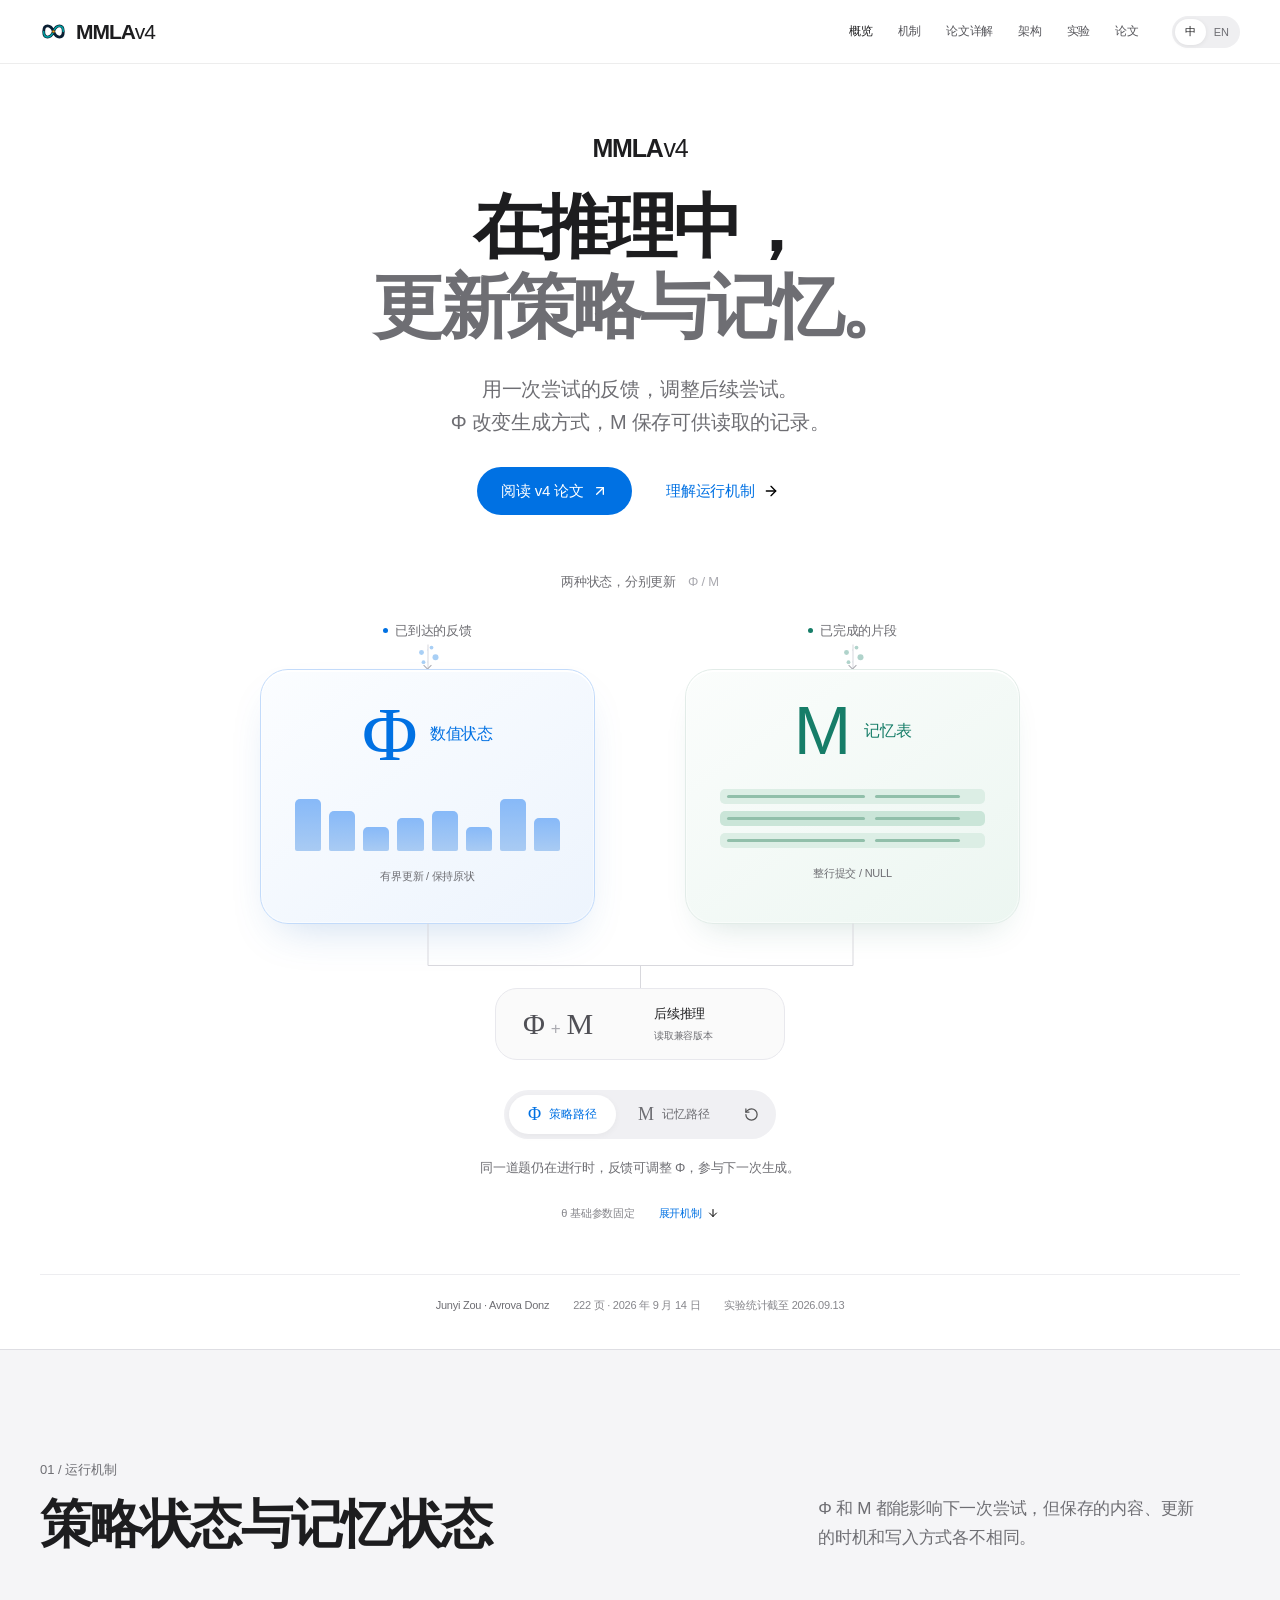
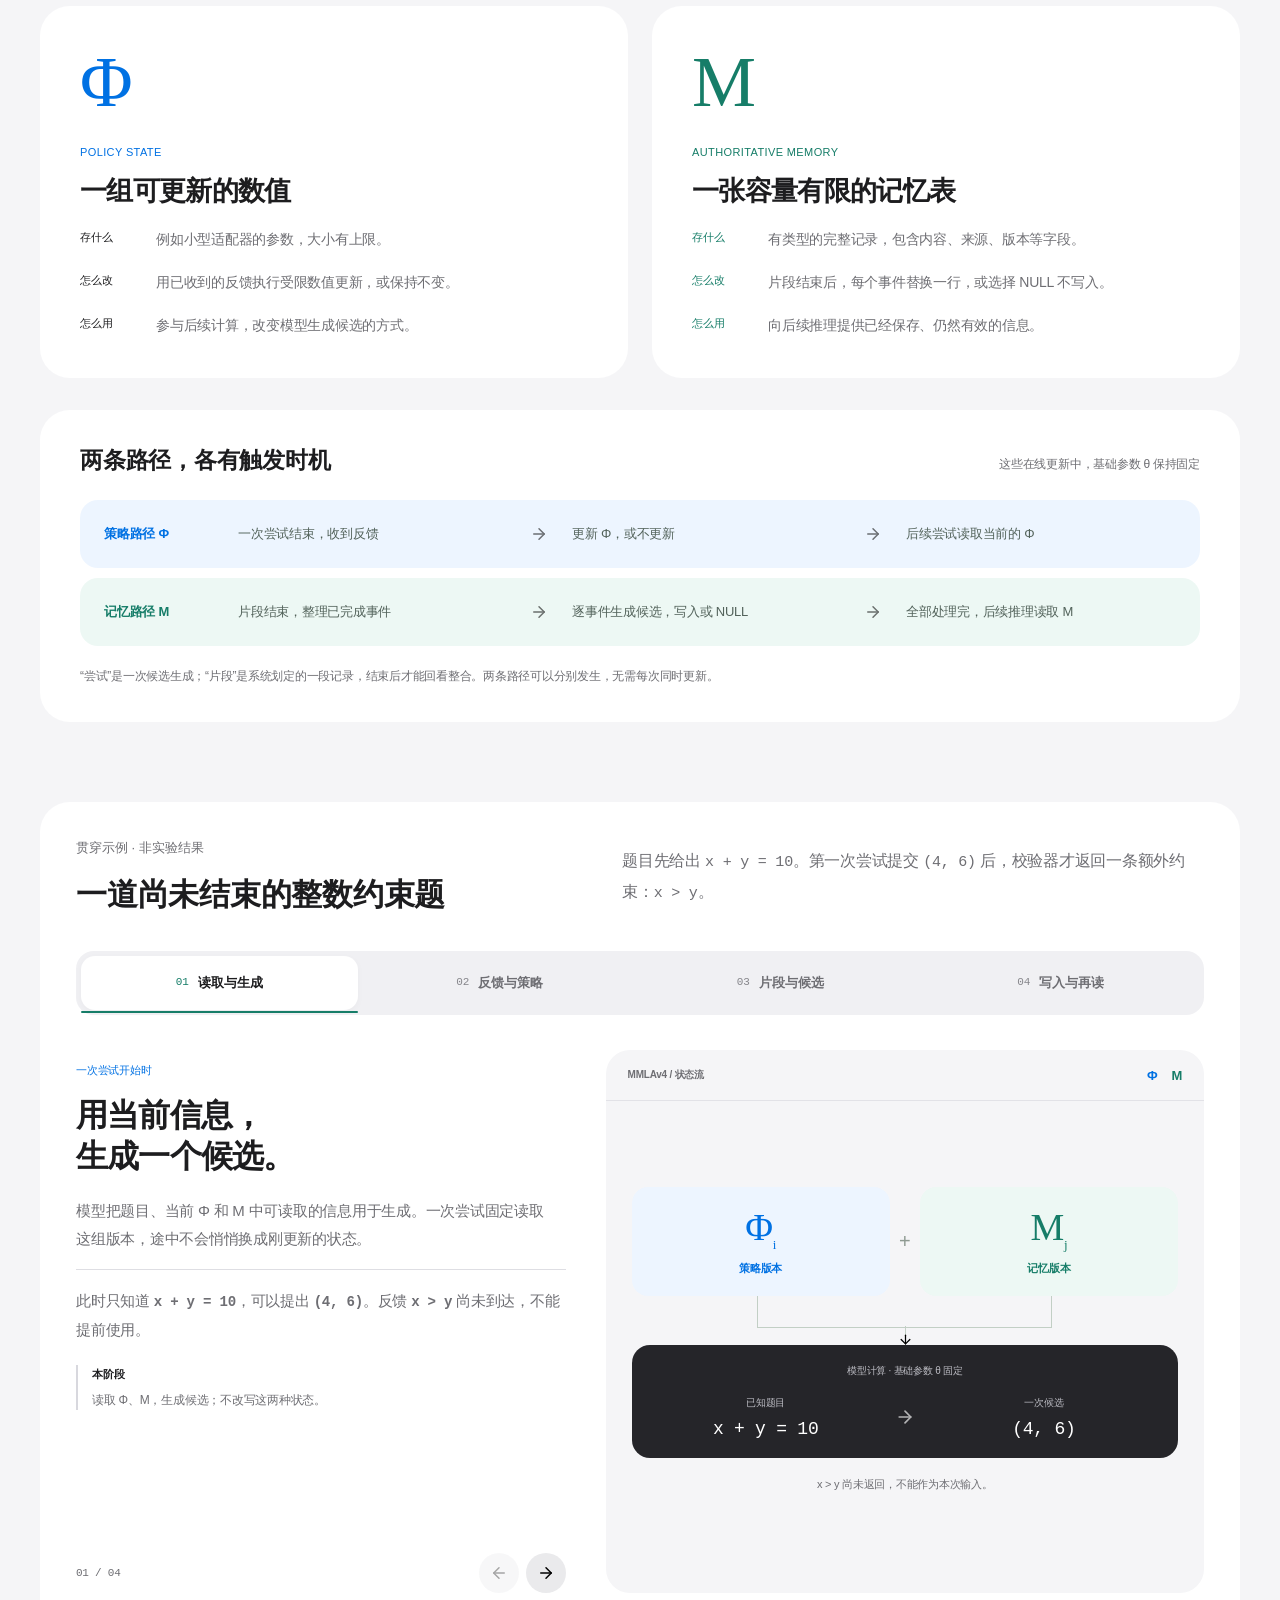
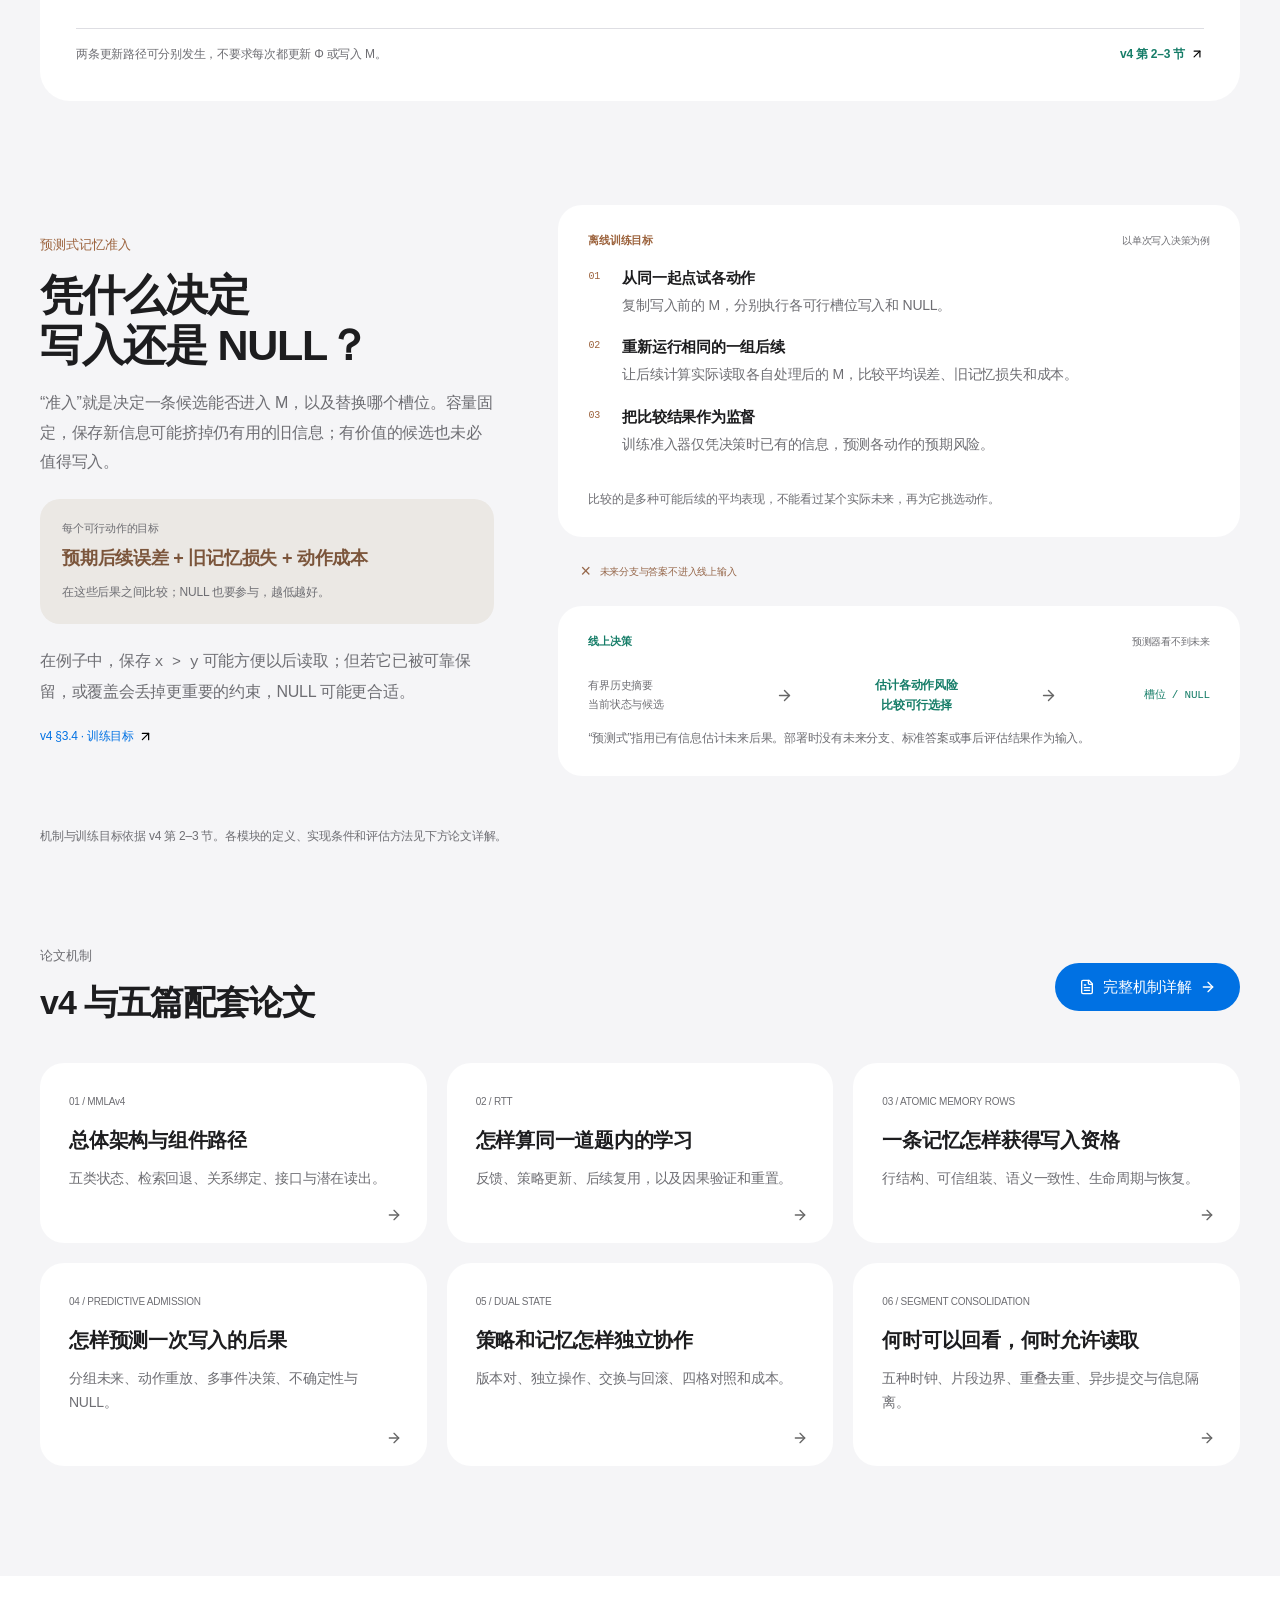
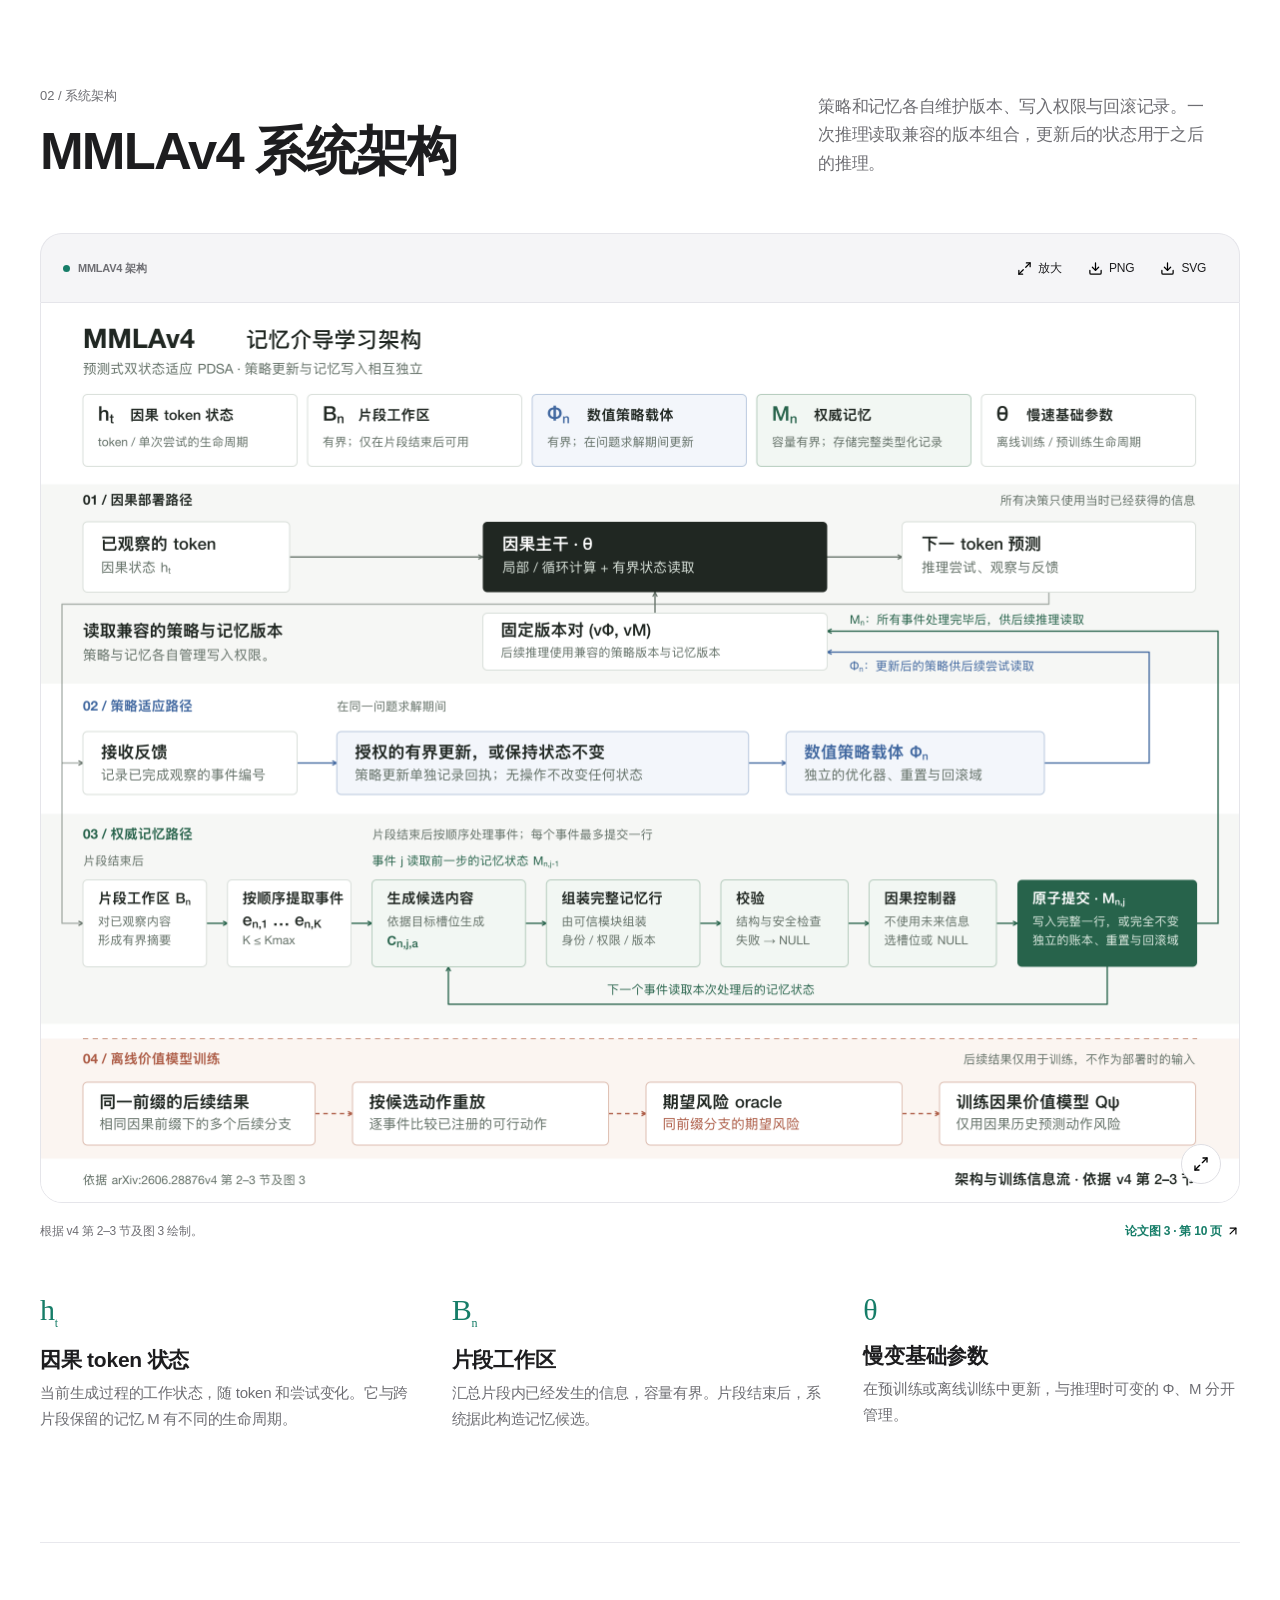
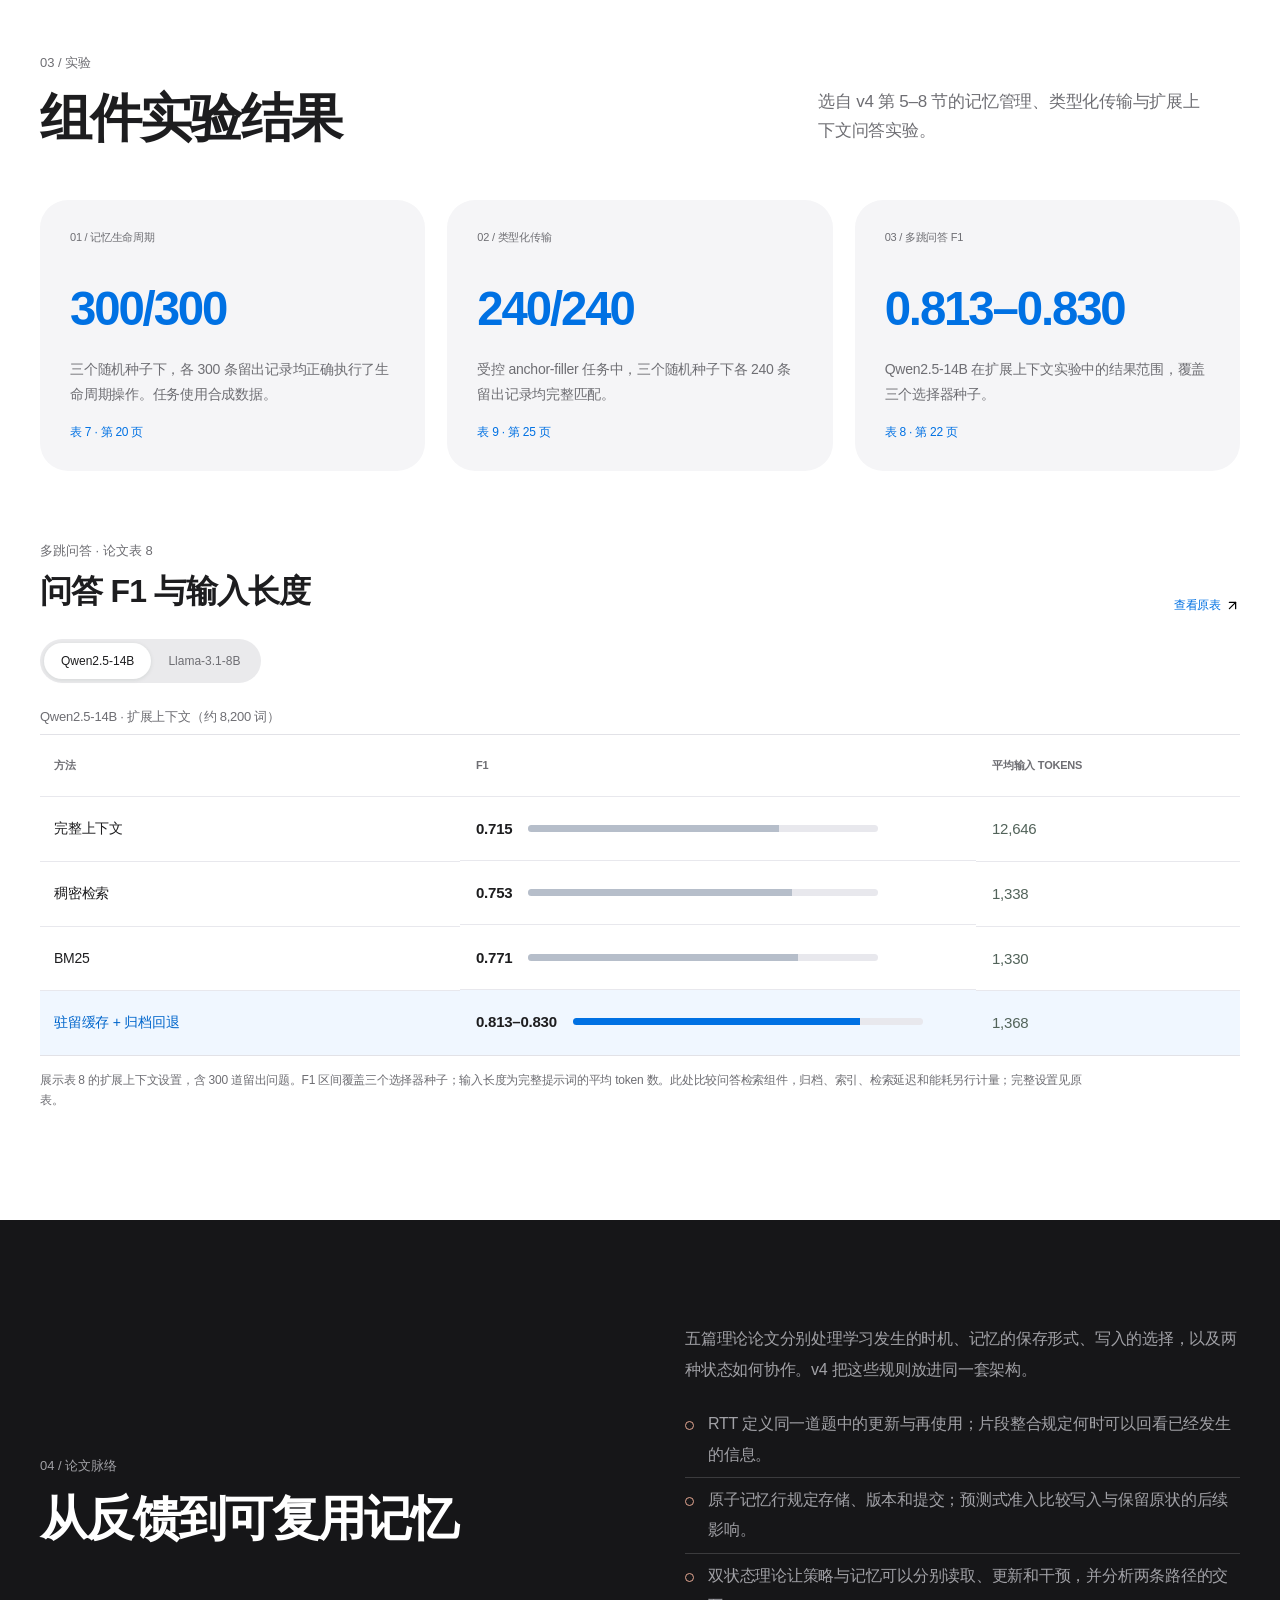
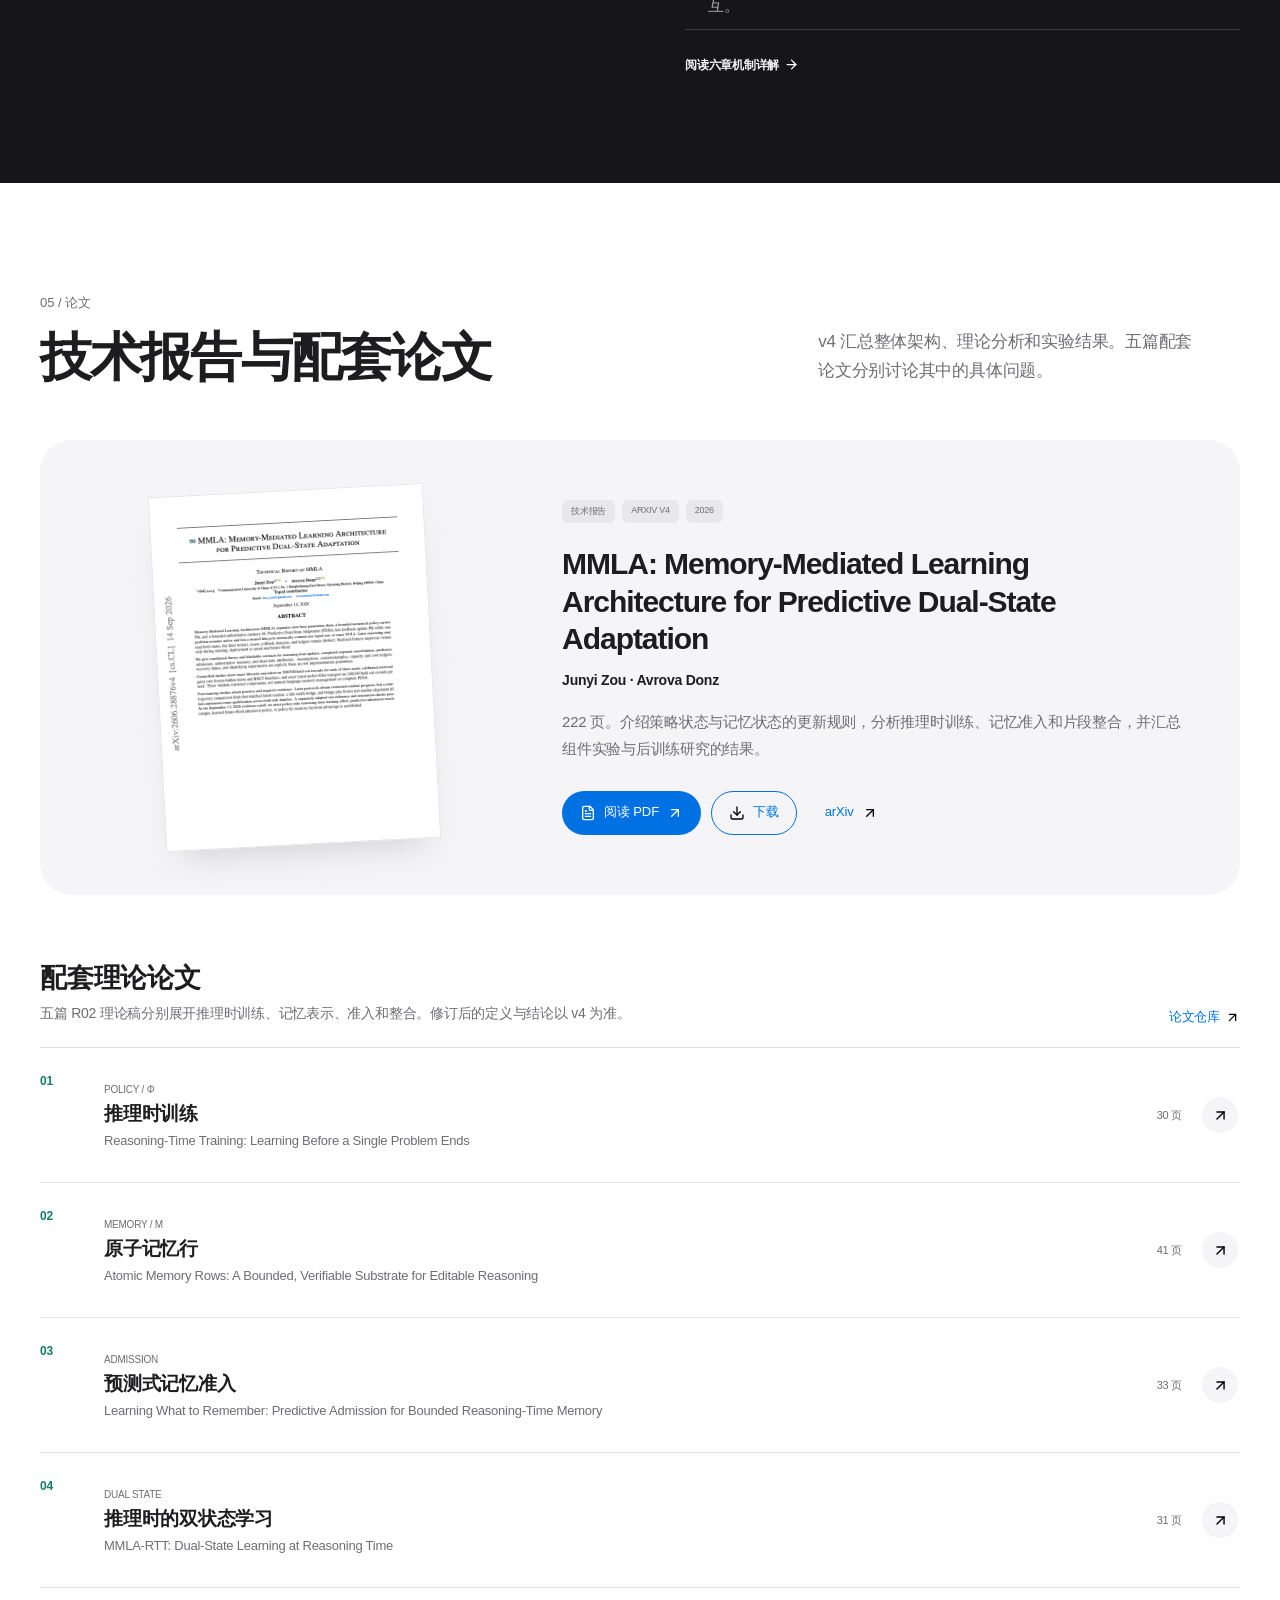
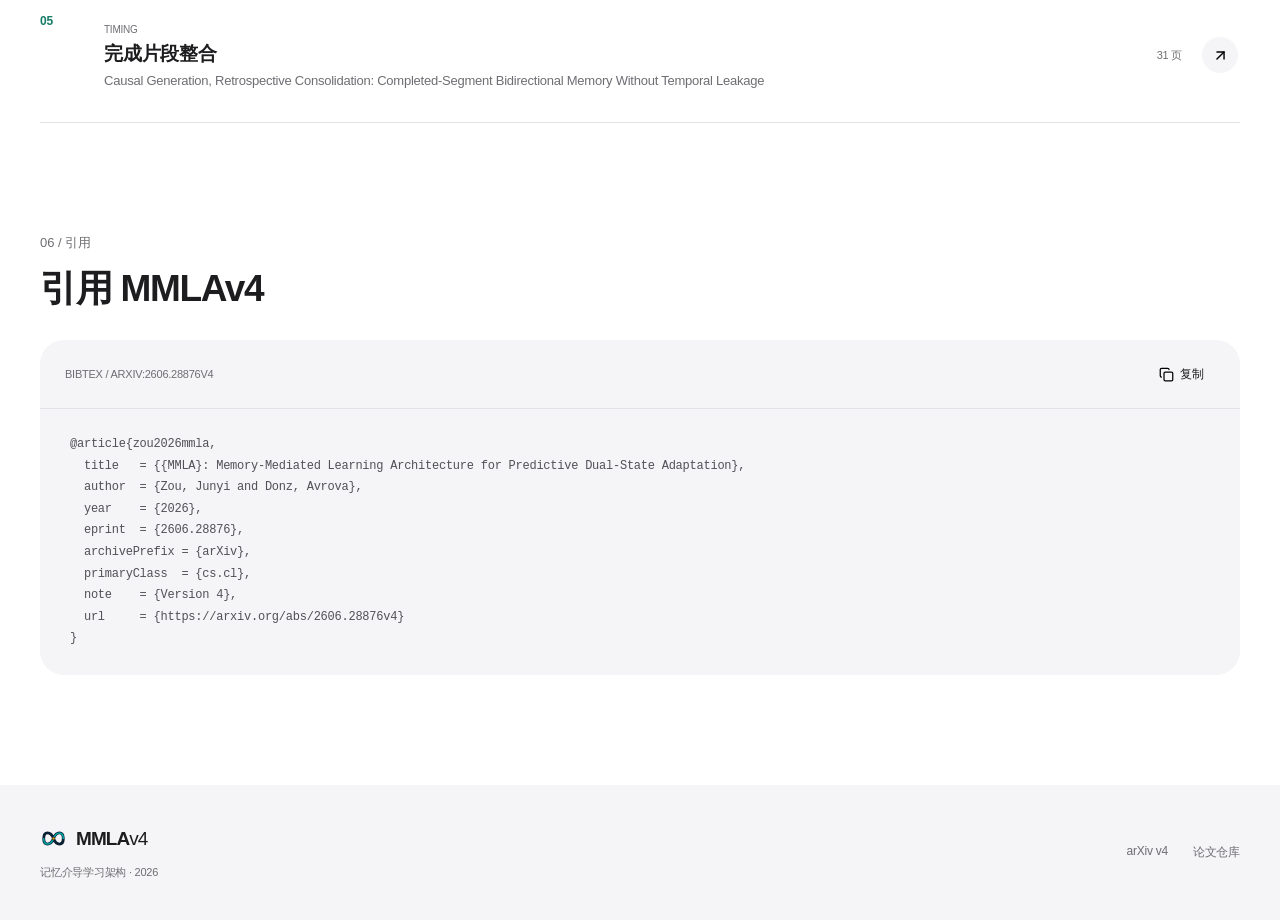
<file: index.html>
<!doctype html>
<html lang="zh-CN">
  <head>
    <meta charset="utf-8" />
    <meta name="viewport" content="width=device-width, initial-scale=1" />
    <meta name="theme-color" content="#ffffff" />
    <meta name="description" content="MMLAv4 研究推理过程中的策略更新与记忆管理。本页收录系统架构、实验结果及 arXiv:2606.28876v4 技术报告。" />
    <meta property="og:title" content="MMLAv4 | Memory-Mediated Learning Architecture" />
    <meta property="og:description" content="MMLAv4 studies policy adaptation and memory management during reasoning. Architecture, experimental results, and the v4 technical report." />
    <meta property="og:type" content="website" />
    <title>MMLAv4 | 记忆介导学习架构</title>
    <link rel="icon" href="assets/mmla-mark.svg" type="image/svg+xml" />
    <link rel="stylesheet" href="styles.css" />
    <link rel="stylesheet" href="design.css" />
    <link rel="stylesheet" href="diagram-interaction.css" />
    <script src="motion.js" defer></script>
    <script src="assets/matter-0.20.0.min.js" defer></script>
    <script src="physics.js" defer></script>
    <script src="script.js" defer></script>
    <script src="diagram-interaction.js" defer></script>
  </head>
  <body data-lang="zh">
    <a class="skip-link" href="#main"><span class="lang-zh">跳转到正文</span><span class="lang-en">Skip to content</span></a>
    <header class="site-header">
      <div class="header-inner page-width">
        <a class="brand" href="#overview" aria-label="MMLAv4">
          <img src="assets/mmla-mark.svg" alt="" width="32" height="32" />
          <span>MMLA<span class="brand-version">v4</span></span>
        </a>
        <nav id="site-nav" class="site-nav" data-label-zh="页面导航" data-label-en="Page navigation" aria-label="页面导航">
          <a href="#overview"><span class="lang-zh">概览</span><span class="lang-en">Overview</span></a>
          <a href="#implementation"><span class="lang-zh">机制</span><span class="lang-en">Mechanisms</span></a>
          <a href="mechanisms.html"><span class="lang-zh">论文详解</span><span class="lang-en">Paper guide</span></a>
          <a href="#architecture"><span class="lang-zh">架构</span><span class="lang-en">Architecture</span></a>
          <a href="#evidence"><span class="lang-zh">实验</span><span class="lang-en">Results</span></a>
          <a href="#papers"><span class="lang-zh">论文</span><span class="lang-en">Papers</span></a>
        </nav>
        <div class="header-controls">
          <div class="language-switch" role="group" data-label-zh="语言" data-label-en="Language" aria-label="语言">
            <button type="button" data-language="zh" class="is-active" aria-pressed="true">中</button>
            <button type="button" data-language="en" aria-pressed="false">EN</button>
          </div>
          <button id="menu-toggle" class="icon-button menu-toggle" type="button" aria-controls="site-nav" aria-expanded="false" data-label-zh="打开菜单" data-label-en="Open menu" aria-label="打开菜单" title="打开菜单">
            <img src="assets/icons/menu.svg" alt="" width="20" height="20" />
          </button>
        </div>
      </div>
    </header>

    <main id="main">
      <section id="overview" class="lead-section page-width" aria-labelledby="page-title">
        <div class="lead-composition">
        <div class="lead-copy">
        <p class="lead-product">MMLA<span>v4</span></p>
        <div class="lead-heading">
          <h1 id="page-title"><span class="lang-zh">在推理中，<br /><span class="hero-accent">更新策略与记忆。</span></span><span class="lang-en">Adapt the policy.<br /><span class="hero-accent">Update the memory.</span></span></h1>
        </div>
        <div class="lead-intro">
          <p class="lead-description">
            <span class="lang-zh">用一次尝试的反馈，调整后续尝试。<br />Φ 改变生成方式，M 保存可供读取的记录。</span>
            <span class="lang-en">Feedback from one attempt can inform the next.<br /> Φ adapts generation. M retains records for later reasoning.</span>
          </p>
          <div class="lead-actions">
            <a class="button button-dark" href="https://github.com/MMLA-org/mmla-memory/blob/main/2606.28876v4.pdf" target="_blank" rel="noopener noreferrer"><img src="assets/icons/file-text.svg" alt="" /><span class="lang-zh">阅读 v4 论文</span><span class="lang-en">Read the v4 paper</span><img src="assets/icons/arrow-up-right.svg" alt="" /></a>
            <a class="button button-text" href="#implementation"><span class="lang-zh">理解运行机制</span><span class="lang-en">Explore the mechanism</span><img src="assets/icons/arrow-right.svg" alt="" /></a>
          </div>
        </div>
        </div>
        <figure class="state-study" data-path="policy" aria-labelledby="study-title">
          <figcaption class="study-heading"><span id="study-title"><span class="lang-zh">两种状态，分别更新</span><span class="lang-en">Two states. Separate updates.</span></span><span class="study-index">Φ / M</span></figcaption>
          <div class="study-map">
            <div class="study-trigger study-policy"><span class="study-point"></span><span class="lang-zh">已到达的反馈</span><span class="lang-en">Feedback received</span></div>
            <span class="study-wire study-policy study-input-wire" aria-hidden="true"><i></i></span>
            <div class="study-carrier study-policy">
              <div><strong>Φ</strong><span class="lang-zh">数值状态</span><span class="lang-en">Policy values</span></div>
              <div class="study-values" aria-hidden="true"><i></i><i></i><i></i><i></i><i></i><i></i><i></i><i></i></div>
              <small><span class="lang-zh">有界更新 / 保持原状</span><span class="lang-en">Bounded update / no-op</span></small>
            </div>
            <span class="study-wire study-policy study-output-wire" aria-hidden="true"><i></i></span>
            <div class="study-trigger study-memory"><span class="study-point"></span><span class="lang-zh">已完成的片段</span><span class="lang-en">Completed segment</span></div>
            <span class="study-wire study-memory study-input-wire" aria-hidden="true"><i></i></span>
            <div class="study-carrier study-memory">
              <div><strong>M</strong><span class="lang-zh">记忆表</span><span class="lang-en">Memory table</span></div>
              <div class="study-rows" aria-hidden="true"><i><b></b><b></b></i><i class="study-write-row"><b></b><b></b></i><i><b></b><b></b></i></div>
              <small><span class="lang-zh">整行提交 / NULL</span><span class="lang-en">Whole-row commit / NULL</span></small>
            </div>
            <span class="study-wire study-memory study-output-wire" aria-hidden="true"><i></i></span>
            <span class="study-join" aria-hidden="true"></span>
            <div class="study-reader"><span class="study-reader-symbol">Φ<span>+</span>M</span><strong><span class="lang-zh">后续推理</span><span class="lang-en">Later reasoning</span></strong><span><span class="lang-zh">读取兼容版本</span><span class="lang-en">Read compatible versions</span></span></div>
          </div>
          <div class="study-paths" role="group" data-label-zh="查看状态更新路径" data-label-en="Explore state update paths" aria-label="查看状态更新路径">
            <button type="button" data-study-path="policy" aria-pressed="true"><span class="study-path-symbol">Φ</span><span class="lang-zh">策略路径</span><span class="lang-en">Policy path</span></button>
            <button type="button" data-study-path="memory" aria-pressed="false"><span class="study-path-symbol">M</span><span class="lang-zh">记忆路径</span><span class="lang-en">Memory path</span></button>
            <button type="button" id="study-replay" class="study-replay" data-label-zh="重播所选路径" data-label-en="Replay selected path" aria-label="重播所选路径"><img src="assets/icons/rotate-ccw.svg" alt="" /></button>
          </div>
          <div class="study-caption">
            <p data-study-copy="policy"><span class="lang-zh">同一道题仍在进行时，反馈可调整 Φ，参与下一次生成。</span><span class="lang-en">While a problem is still open, feedback can adjust Φ for the next generation.</span></p>
            <p data-study-copy="memory" hidden><span class="lang-zh">片段关闭后逐事件处理，完整记忆行提交后供后续读取。</span><span class="lang-en">After segment closure, events are processed in order; committed rows become available to later reads.</span></p>
          </div>
          <div class="study-footer"><span>θ <span class="lang-zh">基础参数固定</span><span class="lang-en">Base parameters fixed</span></span><a href="#implementation"><span class="lang-zh">展开机制</span><span class="lang-en">Follow the mechanism</span><img src="assets/icons/arrow-right.svg" alt="" /></a></div>
        </figure>
        </div>
        <div class="lead-meta"><span>Junyi Zou · Avrova Donz</span><span><span class="lang-zh">222 页 · 2026 年 9 月 14 日</span><span class="lang-en">222 pages · 14 Sep 2026</span></span><span><span class="lang-zh">实验统计截至 2026.09.13</span><span class="lang-en">Results through 13 Sep 2026</span></span></div>
      </section>

      <section id="implementation" class="implementation-section section-band" aria-labelledby="implementation-title">
        <div class="page-width">
          <div class="section-heading"><div><p class="section-index">01 / <span class="lang-zh">运行机制</span><span class="lang-en">Mechanisms</span></p><h2 id="implementation-title"><span class="lang-zh">策略状态与记忆状态</span><span class="lang-en">Policy state and memory state</span></h2></div><p class="section-summary"><span class="lang-zh">Φ 和 M 都能影响下一次尝试，但保存的内容、更新的时机和写入方式各不相同。</span><span class="lang-en">Both Φ and M can affect the next attempt. They store different things and have different update rules and timing.</span></p></div>
          <div class="state-definitions">
            <article class="state-definition policy-definition"><span class="state-symbol" aria-hidden="true">Φ</span><div><p class="state-kicker">POLICY STATE</p><h3><span class="lang-zh">一组可更新的数值</span><span class="lang-en">An adjustable numerical state</span></h3><dl class="state-facts"><div><dt><span class="lang-zh">存什么</span><span class="lang-en">Stores</span></dt><dd><span class="lang-zh">例如小型适配器的参数，大小有上限。</span><span class="lang-en">For example, a small adapter's parameters, with a fixed size limit.</span></dd></div><div><dt><span class="lang-zh">怎么改</span><span class="lang-en">Updates</span></dt><dd><span class="lang-zh">用已收到的反馈执行受限数值更新，或保持不变。</span><span class="lang-en">A bounded numerical update from received feedback, or no change.</span></dd></div><div><dt><span class="lang-zh">怎么用</span><span class="lang-en">Used for</span></dt><dd><span class="lang-zh">参与后续计算，改变模型生成候选的方式。</span><span class="lang-en">Participating in later computation to change how candidates are generated.</span></dd></div></dl></div></article>
            <article class="state-definition memory-definition"><span class="state-symbol" aria-hidden="true">M</span><div><p class="state-kicker">AUTHORITATIVE MEMORY</p><h3><span class="lang-zh">一张容量有限的记忆表</span><span class="lang-en">A memory table with limited capacity</span></h3><dl class="state-facts"><div><dt><span class="lang-zh">存什么</span><span class="lang-en">Stores</span></dt><dd><span class="lang-zh">有类型的完整记录，包含内容、来源、版本等字段。</span><span class="lang-en">Complete typed records with content, provenance, version, and other fields.</span></dd></div><div><dt><span class="lang-zh">怎么改</span><span class="lang-en">Updates</span></dt><dd><span class="lang-zh">片段结束后，每个事件替换一行，或选择 NULL 不写入。</span><span class="lang-en">After a segment ends, each event replaces one row or takes NULL.</span></dd></div><div><dt><span class="lang-zh">怎么用</span><span class="lang-en">Used for</span></dt><dd><span class="lang-zh">向后续推理提供已经保存、仍然有效的信息。</span><span class="lang-en">Providing retained, still-valid information to later reasoning.</span></dd></div></dl></div></article>
          </div>
          <div class="update-schedule" aria-labelledby="schedule-title">
            <div class="schedule-heading"><h3 id="schedule-title"><span class="lang-zh">两条路径，各有触发时机</span><span class="lang-en">Two paths, with different triggers</span></h3><span><span class="lang-zh">这些在线更新中，基础参数 θ 保持固定</span><span class="lang-en">Base parameters θ stay fixed during these online updates</span></span></div>
            <div class="schedule-lane policy-lane"><strong><span class="lang-zh">策略路径 Φ</span><span class="lang-en">Policy path Φ</span></strong><span><span class="lang-zh">一次尝试结束，收到反馈</span><span class="lang-en">An attempt ends; feedback arrives</span></span><img src="assets/icons/arrow-right.svg" alt="" /><span><span class="lang-zh">更新 Φ，或不更新</span><span class="lang-en">Update Φ, or leave it unchanged</span></span><img src="assets/icons/arrow-right.svg" alt="" /><span><span class="lang-zh">后续尝试读取当前的 Φ</span><span class="lang-en">Later attempts read the resulting Φ</span></span></div>
            <div class="schedule-lane memory-lane"><strong><span class="lang-zh">记忆路径 M</span><span class="lang-en">Memory path M</span></strong><span><span class="lang-zh">片段结束，整理已完成事件</span><span class="lang-en">A segment ends; completed events are collected</span></span><img src="assets/icons/arrow-right.svg" alt="" /><span><span class="lang-zh">逐事件生成候选，写入或 NULL</span><span class="lang-en">For each event: propose, then write or take NULL</span></span><img src="assets/icons/arrow-right.svg" alt="" /><span><span class="lang-zh">全部处理完，后续推理读取 M</span><span class="lang-en">After all events are processed, later reasoning reads M</span></span></div>
            <p class="schedule-note"><span class="lang-zh">“尝试”是一次候选生成；“片段”是系统划定的一段记录，结束后才能回看整合。两条路径可以分别发生，无需每次同时更新。</span><span class="lang-en">An attempt generates a candidate. A segment is a delimited record that becomes available for consolidation after it closes. Either update path can run independently.</span></p>
          </div>

          <div id="mechanism-explorer" class="mechanism-explorer" data-step="read" data-outcome="write">
            <div class="worked-example"><div><p class="section-index"><span class="lang-zh">贯穿示例 · 非实验结果</span><span class="lang-en">Worked example · Not an experimental result</span></p><h3><span class="lang-zh">一道尚未结束的整数约束题</span><span class="lang-en">An integer-constraint problem still in progress</span></h3></div><p><span class="lang-zh">题目先给出 <code>x + y = 10</code>。第一次尝试提交 <code>(4, 6)</code> 后，校验器才返回一条额外约束：<code>x &gt; y</code>。</span><span class="lang-en">The problem initially gives <code>x + y = 10</code>. After the first attempt submits <code>(4, 6)</code>, the checker returns an additional constraint: <code>x &gt; y</code>.</span></p></div>
            <div class="flow-tabs" role="tablist" data-label-zh="推理循环阶段" data-label-en="Reasoning loop stages" aria-label="推理循环阶段">
              <button id="flow-tab-read" type="button" role="tab" aria-selected="true" aria-controls="flow-panel" tabindex="0" data-flow-step="read"><span class="flow-tab-number">01</span><span><span class="lang-zh">读取与生成</span><span class="lang-en">Read &amp; reason</span></span></button>
              <button id="flow-tab-adapt" type="button" role="tab" aria-selected="false" aria-controls="flow-panel" tabindex="-1" data-flow-step="adapt"><span class="flow-tab-number">02</span><span><span class="lang-zh">反馈与策略</span><span class="lang-en">Adapt policy</span></span></button>
              <button id="flow-tab-consolidate" type="button" role="tab" aria-selected="false" aria-controls="flow-panel" tabindex="-1" data-flow-step="consolidate"><span class="flow-tab-number">03</span><span><span class="lang-zh">片段与候选</span><span class="lang-en">Build a candidate</span></span></button>
              <button id="flow-tab-publish" type="button" role="tab" aria-selected="false" aria-controls="flow-panel" tabindex="-1" data-flow-step="publish"><span class="flow-tab-number">04</span><span><span class="lang-zh">写入与再读</span><span class="lang-en">Commit &amp; reuse</span></span></button>
            </div>
            <div id="flow-panel" class="flow-panel" role="tabpanel" aria-labelledby="flow-tab-read" tabindex="0">
              <div class="flow-narrative">
                <div class="flow-copy-stack">
                  <div data-flow-copy="read">
                    <p class="flow-phase"><span class="lang-zh">一次尝试开始时</span><span class="lang-en">At the start of an attempt</span></p>
                    <h3><span class="lang-zh">用当前信息，<br />生成一个候选。</span><span class="lang-en">Use what is known<br />to generate a candidate.</span></h3>
                    <p><span class="lang-zh">模型把题目、当前 Φ 和 M 中可读取的信息用于生成。一次尝试固定读取这组版本，途中不会悄悄换成刚更新的状态。</span><span class="lang-en">The model generates using the problem, current Φ, and information read from M. The attempt uses a fixed pair of versions throughout.</span></p>
                    <p class="example-detail"><span class="lang-zh">此时只知道 <code>x + y = 10</code>，可以提出 <code>(4, 6)</code>。反馈 <code>x &gt; y</code> 尚未到达，不能提前使用。</span><span class="lang-en">Only <code>x + y = 10</code> is known, so <code>(4, 6)</code> is a possible candidate. The feedback <code>x &gt; y</code> has not arrived yet.</span></p>
                    <div class="flow-rule"><span class="rule-label"><span class="lang-zh">本阶段</span><span class="lang-en">At this stage</span></span><span class="lang-zh">读取 Φ、M，生成候选；不改写这两种状态。</span><span class="lang-en">Read Φ and M and generate a candidate; neither state is rewritten.</span></div>
                  </div>
                  <div data-flow-copy="adapt" hidden>
                    <p class="flow-phase policy-text"><span class="lang-zh">同一问题仍在求解中</span><span class="lang-en">While the same problem is being solved</span></p>
                    <h3><span class="lang-zh">把反馈用于<br />一次数值更新。</span><span class="lang-en">Use received feedback<br />for a numerical update.</span></h3>
                    <p><span class="lang-zh">更新规则把已收到的反馈转为对 Φ 的调整，例如更新小型适配器的参数。更新后的数值参与下一次计算；更新可以被拒绝，此时 Φ 保持原样。</span><span class="lang-en">An update rule uses received feedback to adjust Φ, for example the parameters of a small adapter. Those values enter later computation. An update may also be rejected, leaving Φ unchanged.</span></p>
                    <p class="example-detail"><span class="lang-zh">反馈 <code>x &gt; y</code> 现在可以用于更新。Φ 保存的是调整后的数值，不是这句约束的文字；更新也不保证下一次答对。</span><span class="lang-en">The feedback <code>x &gt; y</code> can now inform an update. Φ holds adjusted numbers, not the text of the constraint. Correctness on the next attempt is not guaranteed.</span></p>
                    <div class="flow-rule"><span class="rule-label"><span class="lang-zh">本阶段</span><span class="lang-en">At this stage</span></span><span class="lang-zh">只有 Φ 可能改变，记忆 M 和基础参数 θ 保持原样。</span><span class="lang-en">Only Φ may change. Memory M and base parameters θ remain unchanged.</span></div>
                  </div>
                  <div data-flow-copy="consolidate" hidden>
                    <p class="flow-phase memory-text"><span class="lang-zh">片段完成之后</span><span class="lang-en">After a segment ends</span></p>
                    <h3><span class="lang-zh">准备一条记录，<br />连同来源和版本。</span><span class="lang-en">Prepare a record,<br />with provenance and version.</span></h3>
                    <p><span class="lang-zh">片段结束后，系统逐事件处理。神经模型为各可行槽位提出内容；可信模块补齐身份、版本、来源和权限等字段，再校验完整行。</span><span class="lang-en">Once a segment closes, events are processed in order. A neural model proposes content for each feasible slot. A trusted module supplies identity, version, provenance, and permissions, then validates each complete row.</span></p>
                    <p class="example-detail"><span class="lang-zh">可以把 <code>x &gt; y</code> 提议为这道题的约束记录。候选包括可检查的内容及模型读取用的表示，此时还未写入 M。</span><span class="lang-en"><code>x &gt; y</code> can be proposed as a constraint for this problem. The candidate has inspectable content and a representation for model reads. It has not yet entered M.</span></p>
                    <div class="flow-rule"><span class="rule-label"><span class="lang-zh">为什么整行提交</span><span class="lang-en">Why a whole row</span></span><span class="lang-zh">内容、来源和版本一起生效，避免新内容配上旧来源或旧版本。</span><span class="lang-en">Content, provenance, and version take effect together, avoiding new content paired with stale metadata.</span></div>
                  </div>
                  <div data-flow-copy="publish" hidden>
                    <p class="flow-phase memory-text"><span class="lang-zh">每个事件的写入决策</span><span class="lang-en">The decision for each event</span></p>
                    <h3><span class="lang-zh">决定是否写入，<br />再让后续推理读取。</span><span class="lang-en">Decide whether to write.<br />Then make it available.</span></h3>
                    <p><span class="lang-zh">准入控制器比较各槽位写入与 NULL 的预期后果，每个事件最多替换一整行。后一个事件接着读取处理后的 M；全部事件处理完，新版本才供后续推理使用。</span><span class="lang-en">Admission compares the expected consequences of each slot write and NULL. Each event replaces at most one complete row. The next event uses that M; later reasoning can read it after all events are processed.</span></p>
                    <p class="example-detail"><span class="lang-zh">假定准入选择写入槽位 02，<code>x &gt; y</code> 就成为可读取的记忆。若选择 NULL，候选被放弃，M 的内容和版本都不变。</span><span class="lang-en">Suppose admission selects slot 02. Then <code>x &gt; y</code> becomes readable memory. With NULL, the candidate is discarded and M keeps its content and version.</span></p>
                    <div class="flow-rule"><span class="rule-label"><span class="lang-zh">本阶段</span><span class="lang-en">At this stage</span></span><span class="lang-zh">只有 M 可能改变。槽位数量固定；已做出的 Φ 更新不受这个写入选择影响。</span><span class="lang-en">Only M may change. Slot count stays fixed; this choice does not undo a prior Φ update.</span></div>
                  </div>
                </div>
                <div class="flow-navigation"><span id="flow-counter">01 / 04</span><div><button id="flow-previous" class="icon-button" type="button" disabled data-label-zh="上一个阶段" data-label-en="Previous stage" aria-label="上一个阶段" title="上一个阶段"><img class="arrow-back" src="assets/icons/arrow-right.svg" alt="" /></button><button id="flow-next" class="icon-button" type="button" data-label-zh="下一个阶段" data-label-en="Next stage" aria-label="下一个阶段" title="下一个阶段"><img src="assets/icons/arrow-right.svg" alt="" /></button></div></div>
              </div>
              <div class="flow-visual">
                <div class="visual-heading"><span>MMLAv4 / <span class="lang-zh">状态流</span><span class="lang-en">STATE FLOW</span></span><span class="visual-notation"><span class="policy-key">Φ</span><span class="memory-key">M</span></span></div>
                <div class="flow-scene" data-flow-scene="read">
                  <div class="read-pair"><div class="read-state policy-state"><span class="visual-symbol">Φ<sub>i</sub></span><span><span class="lang-zh">策略版本</span><span class="lang-en">Policy version</span></span></div><span class="pair-plus" aria-hidden="true">+</span><div class="read-state memory-state"><span class="visual-symbol">M<sub>j</sub></span><span><span class="lang-zh">记忆版本</span><span class="lang-en">Memory version</span></span></div></div>
                  <div class="merge-connector" aria-hidden="true"><img src="assets/icons/arrow-right.svg" alt="" /></div>
                  <div class="reasoning-node"><span class="node-eyebrow"><span class="lang-zh">模型计算 · 基础参数 θ 固定</span><span class="lang-en">MODEL COMPUTATION · FIXED BASE θ</span></span><div class="example-generation"><div><span><span class="lang-zh">已知题目</span><span class="lang-en">Known constraint</span></span><code>x + y = 10</code></div><img src="assets/icons/arrow-right.svg" alt="" /><div><span><span class="lang-zh">一次候选</span><span class="lang-en">One candidate</span></span><code>(4, 6)</code></div></div></div>
                  <p class="scene-caption"><span class="lang-zh">x &gt; y 尚未返回，不能作为本次输入。</span><span class="lang-en">x &gt; y has not been returned and cannot be an input yet.</span></p>
                </div>
                <div class="flow-scene" data-flow-scene="adapt" hidden>
                  <div class="feedback-source"><span class="event-marker"></span><span><span class="lang-zh">已收到反馈：</span><span class="lang-en">Feedback received: </span><code>x &gt; y</code></span></div>
                  <img class="vertical-arrow" src="assets/icons/arrow-right.svg" alt="" />
                  <div class="policy-update"><p><span class="lang-zh">反馈 → 更新规则 → 新数值状态</span><span class="lang-en">FEEDBACK → UPDATE RULE → NEW VALUES</span></p><div class="state-transition"><span>Φ<sub>i</sub></span><img src="assets/icons/arrow-right.svg" alt="" /><span>Φ<sub>i+1</sub></span></div><span><span class="lang-zh">若拒绝更新，则仍为 Φᵢ</span><span class="lang-en">If the update is rejected, Φᵢ is retained</span></span></div>
                  <div class="unchanged-states"><span><b>θ</b><span class="lang-zh">基础参数不变</span><span class="lang-en">Base unchanged</span></span><span><b>M</b><span class="lang-zh">记忆不变</span><span class="lang-en">Memory unchanged</span></span></div>
                  <p class="scene-caption"><span class="lang-zh">下次尝试读取新的策略版本</span><span class="lang-en">The next attempt can read the new policy version</span></p>
                </div>
                <div class="flow-scene" data-flow-scene="consolidate" hidden>
                  <div class="completed-segment"><span class="candidate-label"><span class="lang-zh">候选记忆行 · 字段节选</span><span class="lang-en">Candidate row · Selected fields</span></span><span><img src="assets/icons/check.svg" alt="" /><span class="lang-zh">片段已完成</span><span class="lang-en">Segment closed</span></span></div>
                  <dl class="candidate-fields"><div><dt><span class="lang-zh">类型 / 路由键</span><span class="lang-en">Type / routing key</span></dt><dd><code>constraint / x_gt_y</code></dd></div><div class="canonical-field"><dt><span class="lang-zh">规范内容</span><span class="lang-en">Canonical value</span></dt><dd><code>x &gt; y</code></dd></div><div><dt><span class="lang-zh">读出表示</span><span class="lang-en">Neural payload</span></dt><dd><span class="lang-zh">供模型读取的数值表示</span><span class="lang-en">A numerical representation for model reads</span></dd></div><div><dt><span class="lang-zh">来源</span><span class="lang-en">Provenance</span></dt><dd><span class="lang-zh">第 1 次尝试的校验器反馈</span><span class="lang-en">Checker feedback from attempt 1</span></dd></div><div><dt><span class="lang-zh">有效性 / 版本</span><span class="lang-en">Validity / version</span></dt><dd><span class="lang-zh">适用于本题 · 待提交版本</span><span class="lang-en">This problem's scope · Proposed version</span></dd></div></dl>
                  <p class="scene-caption"><span class="lang-zh">提出内容 → 组装并校验 → 等待准入</span><span class="lang-en">Propose content → Assemble and validate → Await admission</span></p>
                </div>
                <div class="flow-scene" data-flow-scene="publish" hidden>
                  <div class="memory-choice"><span><span class="lang-zh">动作示意</span><span class="lang-en">ACTION EXAMPLE</span></span><div class="segmented" role="group" data-label-zh="记忆提交动作" data-label-en="Memory commit action" aria-label="记忆提交动作"><button type="button" data-memory-outcome="write" class="is-active" aria-pressed="true"><span class="lang-zh">写入一行</span><span class="lang-en">Write a row</span></button><button type="button" data-memory-outcome="null" aria-pressed="false">NULL</button></div></div>
                  <div class="memory-ledger"><div class="ledger-header"><span><span class="lang-zh">权威记忆 M</span><span class="lang-en">AUTHORITATIVE MEMORY M</span></span><span><span class="lang-zh">固定容量</span><span class="lang-en">FIXED CAPACITY</span></span></div><div class="ledger-row"><span>01</span><span class="row-bars" aria-hidden="true"><i></i><i></i></span><span class="row-status"><span class="lang-zh">保留</span><span class="lang-en">Retained</span></span></div><div class="ledger-row target-row"><span>02</span><span class="row-content"><span data-outcome-copy="write"><code>x &gt; y</code><small><span class="lang-zh">连同来源、版本等字段</span><span class="lang-en">With provenance, version, and other fields</span></small></span><span data-outcome-copy="null" hidden><span class="lang-zh">原记忆行</span><span class="lang-en">Original memory row</span></span></span><span class="row-status"><span class="write-marker">↳</span><span class="null-marker">=</span></span></div><div class="ledger-row"><span>03</span><span class="row-bars" aria-hidden="true"><i></i><i></i></span><span class="row-status"><span class="lang-zh">保留</span><span class="lang-en">Retained</span></span></div><div class="ledger-continuation">…</div><div class="ledger-row"><span>N</span><span class="row-bars" aria-hidden="true"><i></i><i></i></span><span class="row-status"><span class="lang-zh">保留</span><span class="lang-en">Retained</span></span></div></div>
                  <p class="scene-caption" data-outcome-copy="write"><span class="lang-zh">仅替换槽位 02 · 其余行保持原样</span><span class="lang-en">Only slot 02 is replaced. All other rows stay unchanged.</span></p><p class="scene-caption" data-outcome-copy="null" hidden><span class="lang-zh">NULL 不删除记忆，也不改变记忆版本。</span><span class="lang-en">NULL neither deletes memory nor changes its version.</span></p>
                  <div class="later-read" data-outcome-copy="write"><strong><span class="lang-zh">之后的尝试</span><span class="lang-en">A later attempt</span></strong><span><span class="lang-zh">从 M 读到 x &gt; y，结合当前 Φ 重新生成候选，再交给校验器。</span><span class="lang-en">Read x &gt; y from M, generate another candidate using the current Φ, then check it.</span></span></div><div class="later-read" data-outcome-copy="null" hidden><strong><span class="lang-zh">之后的尝试</span><span class="lang-en">A later attempt</span></strong><span><span class="lang-zh">M 没有新增这条约束；此前对 Φ 的更新仍可影响生成。当前上下文中的反馈不因 NULL 被删除。</span><span class="lang-en">M has no new record of this constraint. A prior Φ update can still affect generation; NULL does not remove feedback from the current context.</span></span></div>
                </div>
              </div>
            </div>
            <div class="flow-footnote"><span><span class="lang-zh">两条更新路径可分别发生，不要求每次都更新 Φ 或写入 M。</span><span class="lang-en">The two update paths are independent. Neither must run on every attempt.</span></span><a href="https://github.com/MMLA-org/mmla-memory/raw/main/2606.28876v4.pdf#page=8" target="_blank" rel="noopener noreferrer"><span class="lang-zh">v4 第 2–3 节</span><span class="lang-en">v4 §§2–3</span><img src="assets/icons/arrow-up-right.svg" alt="" /></a></div>
          </div>

          <div class="admission-section">
            <div class="admission-copy"><p class="section-index"><span class="lang-zh">预测式记忆准入</span><span class="lang-en">Predictive memory admission</span></p><h3><span class="lang-zh">凭什么决定<br />写入还是 NULL？</span><span class="lang-en">What makes a write<br />worth choosing?</span></h3><p><span class="lang-zh">“准入”就是决定一条候选能否进入 M，以及替换哪个槽位。容量固定，保存新信息可能挤掉仍有用的旧信息；有价值的候选也未必值得写入。</span><span class="lang-en">Admission decides whether a candidate enters M and which slot it replaces. With fixed capacity, new information can displace useful old information, so even a useful candidate may not be worth writing.</span></p><div class="admission-objective"><span><span class="lang-zh">每个可行动作的目标</span><span class="lang-en">Objective for each feasible action</span></span><strong><span class="lang-zh">预期后续误差 + 旧记忆损失 + 动作成本</span><span class="lang-en">Expected future error + damage to retained memory + action cost</span></strong><small><span class="lang-zh">在这些后果之间比较；NULL 也要参与，越低越好。</span><span class="lang-en">Compare these consequences, including NULL. Lower is better.</span></small></div><p><span class="lang-zh">在例子中，保存 <code>x &gt; y</code> 可能方便以后读取；但若它已被可靠保留，或覆盖会丢掉更重要的约束，NULL 可能更合适。</span><span class="lang-en">Retaining <code>x &gt; y</code> may help later reads. If it is already reliably retained, or a write would remove a more important constraint, NULL may be preferable.</span></p><a class="section-source" href="https://github.com/MMLA-org/mmla-memory/raw/main/2606.28876v4.pdf#page=14" target="_blank" rel="noopener noreferrer"><span class="lang-zh">v4 §3.4 · 训练目标</span><span class="lang-en">v4 §3.4 · Training objective</span><img src="assets/icons/arrow-up-right.svg" alt="" /></a></div>
            <div class="admission-paths">
              <div class="admission-path training-path"><div class="path-heading"><span class="path-tag"><span class="lang-zh">离线训练目标</span><span class="lang-en">OFFLINE TRAINING OBJECTIVE</span></span><span><span class="lang-zh">以单次写入决策为例</span><span class="lang-en">A single-write decision</span></span></div><ol class="admission-method"><li><strong><span class="lang-zh">从同一起点试各动作</span><span class="lang-en">Try each action from the same state</span></strong><span><span class="lang-zh">复制写入前的 M，分别执行各可行槽位写入和 NULL。</span><span class="lang-en">Copy the pre-write M and apply each feasible slot write or NULL separately.</span></span></li><li><strong><span class="lang-zh">重新运行相同的一组后续</span><span class="lang-en">Replay the same set of continuations</span></strong><span><span class="lang-zh">让后续计算实际读取各自处理后的 M，比较平均误差、旧记忆损失和成本。</span><span class="lang-en">Later computation reads the M produced by each action. Compare mean error, damage to retained memory, and cost.</span></span></li><li><strong><span class="lang-zh">把比较结果作为监督</span><span class="lang-en">Use the comparison as supervision</span></strong><span><span class="lang-zh">训练准入器仅凭决策时已有的信息，预测各动作的预期风险。</span><span class="lang-en">Train admission to predict each action's expected risk using only information available at decision time.</span></span></li></ol><p class="path-explanation"><span class="lang-zh">比较的是多种可能后续的平均表现，不能看过某个实际未来，再为它挑选动作。</span><span class="lang-en">The target averages over possible continuations. An action cannot be chosen after seeing which future actually occurred.</span></p></div>
              <div class="training-boundary"><span class="boundary-cross" aria-hidden="true">×</span><span class="lang-zh">未来分支与答案不进入线上输入</span><span class="lang-en">Future branches and answers are excluded from deployment inputs</span></div>
              <div class="admission-path deployment-path"><div class="path-heading"><span class="path-tag"><span class="lang-zh">线上决策</span><span class="lang-en">DEPLOYMENT</span></span><span><span class="lang-zh">预测器看不到未来</span><span class="lang-en">Future outcomes are unavailable</span></span></div><div class="deployment-flow"><span><span class="lang-zh">有界历史摘要<br />当前状态与候选</span><span class="lang-en">Bounded history summary<br />Current state and candidates</span></span><img src="assets/icons/arrow-right.svg" alt="" /><strong><span class="lang-zh">估计各动作风险<br />比较可行选择</span><span class="lang-en">Estimate action risks<br />Compare feasible choices</span></strong><img src="assets/icons/arrow-right.svg" alt="" /><span class="admission-action"><span class="lang-zh">槽位 / NULL</span><span class="lang-en">Slot / NULL</span></span></div><p class="path-explanation"><span class="lang-zh">“预测式”指用已有信息估计未来后果。部署时没有未来分支、标准答案或事后评估结果作为输入。</span><span class="lang-en">“Predictive” means estimating future consequences from available information. Future branches, answer keys, and later evaluations are absent from deployment inputs.</span></p></div>
            </div>
          </div>
          <p class="mechanism-footnote"><span class="lang-zh">机制与训练目标依据 v4 第 2–3 节。各模块的定义、实现条件和评估方法见下方论文详解。</span><span class="lang-en">Mechanisms and training objectives follow Sections 2–3 of v4. The paper guide develops each module's definitions, implementation conditions, and evaluation methods.</span></p>
          <div class="paper-mechanism-guide" aria-labelledby="paper-guide-title">
            <div class="paper-guide-heading"><div><p class="section-index"><span class="lang-zh">论文机制</span><span class="lang-en">The papers</span></p><h3 id="paper-guide-title"><span class="lang-zh">v4 与五篇配套论文</span><span class="lang-en">v4 and the five companion papers</span></h3></div><a class="button button-dark" href="mechanisms.html"><img src="assets/icons/file-text.svg" alt="" /><span class="lang-zh">完整机制详解</span><span class="lang-en">Full mechanism guide</span><img src="assets/icons/arrow-right.svg" alt="" /></a></div>
            <div class="paper-guide-topics">
              <a href="mechanisms.html#v4"><span>01 / MMLAv4</span><strong><span class="lang-zh">总体架构与组件路径</span><span class="lang-en">Architecture and component paths</span></strong><p><span class="lang-zh">五类状态、检索回退、关系绑定、接口与潜在读出。</span><span class="lang-en">Five states, retrieval fallback, relational binding, interfaces, and latent readout.</span></p><img src="assets/icons/arrow-right.svg" alt="" /></a>
              <a href="mechanisms.html#rtt"><span>02 / RTT</span><strong><span class="lang-zh">怎样算同一道题内的学习</span><span class="lang-en">What counts as learning within a problem</span></strong><p><span class="lang-zh">反馈、策略更新、后续复用，以及因果验证和重置。</span><span class="lang-en">Feedback, policy updates, reuse, causal tests, and reset.</span></p><img src="assets/icons/arrow-right.svg" alt="" /></a>
              <a href="mechanisms.html#rows"><span>03 / ATOMIC MEMORY ROWS</span><strong><span class="lang-zh">一条记忆怎样获得写入资格</span><span class="lang-en">How a memory row becomes authoritative</span></strong><p><span class="lang-zh">行结构、可信组装、语义一致性、生命周期与恢复。</span><span class="lang-en">Row schema, trusted assembly, semantic consistency, lifecycle, and recovery.</span></p><img src="assets/icons/arrow-right.svg" alt="" /></a>
              <a href="mechanisms.html#admission"><span>04 / PREDICTIVE ADMISSION</span><strong><span class="lang-zh">怎样预测一次写入的后果</span><span class="lang-en">How to predict the effects of a write</span></strong><p><span class="lang-zh">分组未来、动作重放、多事件决策、不确定性与 NULL。</span><span class="lang-en">Grouped futures, action replay, sequential decisions, uncertainty, and NULL.</span></p><img src="assets/icons/arrow-right.svg" alt="" /></a>
              <a href="mechanisms.html#dual"><span>05 / DUAL STATE</span><strong><span class="lang-zh">策略和记忆怎样独立协作</span><span class="lang-en">How policy and memory work together</span></strong><p><span class="lang-zh">版本对、独立操作、交换与回滚、四格对照和成本。</span><span class="lang-en">Version pairs, separate operations, swaps, rollback, factorial comparisons, and cost.</span></p><img src="assets/icons/arrow-right.svg" alt="" /></a>
              <a href="mechanisms.html#consolidation"><span>06 / SEGMENT CONSOLIDATION</span><strong><span class="lang-zh">何时可以回看，何时允许读取</span><span class="lang-en">When to review, and when to expose memory</span></strong><p><span class="lang-zh">五种时钟、片段边界、重叠去重、异步提交与信息隔离。</span><span class="lang-en">Five clocks, segment boundaries, overlap, deduplication, asynchronous commits, and isolation.</span></p><img src="assets/icons/arrow-right.svg" alt="" /></a>
            </div>
          </div>
        </div>
      </section>

      <section id="architecture" class="architecture-section section-band" aria-labelledby="architecture-title">
        <div class="page-width">
          <div class="section-heading architecture-heading">
            <div><p class="section-index">02 / <span class="lang-zh">系统架构</span><span class="lang-en">Architecture</span></p><h2 id="architecture-title"><span class="lang-zh">MMLAv4 系统架构</span><span class="lang-en">The MMLAv4 architecture</span></h2></div>
            <p class="section-summary"><span class="lang-zh">策略和记忆各自维护版本、写入权限与回滚记录。一次推理读取兼容的版本组合，更新后的状态用于之后的推理。</span><span class="lang-en">Policy and memory have separate versions, write permissions, and rollback records. Each attempt reads a compatible pair; updates become available to later attempts.</span></p>
          </div>
          <div class="diagram-toolbar">
            <p><span class="diagram-live-dot"></span><span class="lang-zh">MMLAv4 架构</span><span class="lang-en">MMLAv4 architecture</span></p>
            <div class="diagram-actions">
              <button id="open-diagram" class="toolbar-button" type="button"><img src="assets/icons/maximize-2.svg" alt="" /><span class="lang-zh">放大</span><span class="lang-en">Expand</span></button>
              <a class="toolbar-button" data-diagram-download="png" href="assets/mmla-v4-architecture-zh.png" download="mmla-v4-architecture-zh.png"><img src="assets/icons/download.svg" alt="" />PNG</a>
              <a class="toolbar-button" data-diagram-download="svg" href="assets/mmla-v4-architecture-zh.svg" download="mmla-v4-architecture-zh.svg"><img src="assets/icons/download.svg" alt="" />SVG</a>
            </div>
          </div>
          <button class="diagram-preview" type="button" data-label-zh="放大架构图" data-label-en="Expand architecture diagram" aria-label="放大架构图" title="放大架构图">
            <img id="architecture-image" src="assets/mmla-v4-architecture-zh.png" data-label-zh="MMLAv4 架构：推理、策略更新、记忆写入和离线训练" data-label-en="MMLAv4 architecture: reasoning, policy updates, memory writes, and offline training" alt="MMLAv4 架构：推理、策略更新、记忆写入和离线训练" width="1600" height="1200" />
          </button>
          <div class="architecture-caption"><span><span class="lang-zh">根据 v4 第 2–3 节及图 3 绘制。</span><span class="lang-en">Based on v4 Sections 2–3 and Figure 3.</span></span><a href="https://github.com/MMLA-org/mmla-memory/raw/main/2606.28876v4.pdf#page=10" target="_blank" rel="noopener noreferrer"><span class="lang-zh">论文图 3 · 第 10 页</span><span class="lang-en">Paper Fig. 3 · p. 10</span><img src="assets/icons/arrow-up-right.svg" alt="" /></a></div>
          <div class="architecture-principles">
            <article><span class="support-symbol">h<sub>t</sub></span><h3><span class="lang-zh">因果 token 状态</span><span class="lang-en">Causal token state</span></h3><p><span class="lang-zh">当前生成过程的工作状态，随 token 和尝试变化。它与跨片段保留的记忆 M 有不同的生命周期。</span><span class="lang-en">The working state of generation changes across tokens and attempts. Its lifetime differs from memory M, which persists across segments.</span></p></article>
            <article><span class="support-symbol">B<sub>n</sub></span><h3><span class="lang-zh">片段工作区</span><span class="lang-en">Segment workspace</span></h3><p><span class="lang-zh">汇总片段内已经发生的信息，容量有界。片段结束后，系统据此构造记忆候选。</span><span class="lang-en">A bounded summary of information observed within a segment. After the segment ends, it supports the construction of memory candidates.</span></p></article>
            <article><span class="support-symbol">θ</span><h3><span class="lang-zh">慢变基础参数</span><span class="lang-en">Slow base parameters</span></h3><p><span class="lang-zh">在预训练或离线训练中更新，与推理时可变的 Φ、M 分开管理。</span><span class="lang-en">Updated during pretraining or offline training, and managed separately from Φ and M, which can change during reasoning.</span></p></article>
          </div>
        </div>
      </section>

      <section id="evidence" class="evidence-section page-width" aria-labelledby="evidence-title">
        <div class="section-heading">
          <div><p class="section-index">03 / <span class="lang-zh">实验</span><span class="lang-en">Experiments</span></p><h2 id="evidence-title"><span class="lang-zh">组件实验结果</span><span class="lang-en">Component results</span></h2></div>
          <p class="section-summary"><span class="lang-zh">选自 v4 第 5–8 节的记忆管理、类型化传输与扩展上下文问答实验。</span><span class="lang-en">Selected memory management, typed transport, and extended-context QA experiments from Sections 5–8 of v4.</span></p>
        </div>
        <div class="evidence-stats">
          <article><span class="stat-index">01 / <span class="lang-zh">记忆生命周期</span><span class="lang-en">Memory lifecycle</span></span><strong>300/300</strong><p><span class="lang-zh">三个随机种子下，各 300 条留出记录均正确执行了生命周期操作。任务使用合成数据。</span><span class="lang-en">All 300 held-out records passed the lifecycle checks for each of three seeds in synthetic tasks.</span></p><a href="https://github.com/MMLA-org/mmla-memory/raw/main/2606.28876v4.pdf#page=20" target="_blank" rel="noopener noreferrer"><span class="lang-zh">表 7 · 第 20 页</span><span class="lang-en">Table 7 · p. 20</span></a></article>
          <article><span class="stat-index">02 / <span class="lang-zh">类型化传输</span><span class="lang-en">Typed transport</span></span><strong>240/240</strong><p><span class="lang-zh">受控 anchor-filler 任务中，三个随机种子下各 240 条留出记录均完整匹配。</span><span class="lang-en">All 240 held-out records matched exactly for each of three seeds in the controlled anchor-filler task.</span></p><a href="https://github.com/MMLA-org/mmla-memory/raw/main/2606.28876v4.pdf#page=25" target="_blank" rel="noopener noreferrer"><span class="lang-zh">表 9 · 第 25 页</span><span class="lang-en">Table 9 · p. 25</span></a></article>
          <article><span class="stat-index">03 / <span class="lang-zh">多跳问答 F1</span><span class="lang-en">Multi-hop QA F1</span></span><strong>0.813–0.830</strong><p><span class="lang-zh">Qwen2.5-14B 在扩展上下文实验中的结果范围，覆盖三个选择器种子。</span><span class="lang-en">The range across three selector seeds for Qwen2.5-14B in the extended-context experiment.</span></p><a href="https://github.com/MMLA-org/mmla-memory/raw/main/2606.28876v4.pdf#page=22" target="_blank" rel="noopener noreferrer"><span class="lang-zh">表 8 · 第 22 页</span><span class="lang-en">Table 8 · p. 22</span></a></article>
        </div>

        <div class="results-section" aria-labelledby="results-title">
          <div class="results-heading"><div><p class="sub-index"><span class="lang-zh">多跳问答 · 论文表 8</span><span class="lang-en">Multi-hop QA · Table 8</span></p><h3 id="results-title"><span class="lang-zh">问答 F1 与输入长度</span><span class="lang-en">F1 and prompt length</span></h3></div><a class="section-source" href="https://github.com/MMLA-org/mmla-memory/raw/main/2606.28876v4.pdf#page=22" target="_blank" rel="noopener noreferrer"><span class="lang-zh">查看原表</span><span class="lang-en">View Table 8</span><img src="assets/icons/arrow-up-right.svg" alt="" /></a></div>
          <div class="result-controls">
            <div class="segmented" role="group" data-label-zh="问答模型" data-label-en="Reader model" aria-label="问答模型"><button type="button" data-model="qwen" aria-pressed="true" class="is-active">Qwen2.5-14B</button><button type="button" data-model="llama" aria-pressed="false">Llama-3.1-8B</button></div>
          </div>
          <p id="results-caption" class="results-caption">Qwen2.5-14B · 扩展上下文（约 8,200 词）</p>
          <p id="results-status" class="sr-only" aria-live="polite"></p>
          <div class="results-table-wrap"><table class="results-table"><thead><tr><th scope="col"><span class="lang-zh">方法</span><span class="lang-en">Method</span></th><th scope="col">F1</th><th scope="col"><span class="lang-zh">平均输入 tokens</span><span class="lang-en">Avg. prompt tokens</span></th></tr></thead><tbody id="results-body">
            <tr data-method="full"><th scope="row"><span class="lang-zh">完整上下文</span><span class="lang-en">Full context</span></th><td><span data-result-f1>0.715</span><span class="result-track"><span class="result-fill" style="width:71.5%"></span></span></td><td data-result-tokens>12,646</td></tr>
            <tr data-method="dense"><th scope="row"><span class="lang-zh">稠密检索</span><span class="lang-en">Dense retrieval</span></th><td><span data-result-f1>0.753</span><span class="result-track"><span class="result-fill" style="width:75.3%"></span></span></td><td data-result-tokens>1,338</td></tr>
            <tr data-method="bm25"><th scope="row">BM25</th><td><span data-result-f1>0.771</span><span class="result-track"><span class="result-fill" style="width:77.1%"></span></span></td><td data-result-tokens>1,330</td></tr>
            <tr data-method="mmla" class="result-focus"><th scope="row"><span class="lang-zh">驻留缓存 + 归档回退</span><span class="lang-en">Resident cache + archive fallback</span></th><td><span data-result-f1>0.813–0.830</span><span class="result-track"><span class="result-fill" style="width:82.15%"></span></span></td><td data-result-tokens>1,368</td></tr>
          </tbody></table></div>
          <p class="results-note"><span class="lang-zh">展示表 8 的扩展上下文设置，含 300 道留出问题。F1 区间覆盖三个选择器种子；输入长度为完整提示词的平均 token 数。此处比较问答检索组件，归档、索引、检索延迟和能耗另行计量；完整设置见原表。</span><span class="lang-en">The extended-context setting from Table 8, with 300 held-out questions. F1 ranges cover three selector seeds; token counts are averages for the complete prompt. This comparison covers the QA retrieval component. Archive storage, indexes, retrieval latency, and energy are separate costs; see the source table for full settings.</span></p>
        </div>
      </section>

      <section class="boundary-section section-band" aria-labelledby="boundary-title">
        <div class="page-width boundary-layout">
          <div><p class="section-index">04 / <span class="lang-zh">论文脉络</span><span class="lang-en">The research program</span></p><h2 id="boundary-title"><span class="lang-zh">从反馈到可复用记忆</span><span class="lang-en">From feedback to reusable memory</span></h2></div>
          <div class="boundary-copy">
            <p><span class="lang-zh">五篇理论论文分别处理学习发生的时机、记忆的保存形式、写入的选择，以及两种状态如何协作。v4 把这些规则放进同一套架构。</span><span class="lang-en">The five theory papers address when learning happens, how memory is represented, which writes to admit, and how the two states work together. v4 brings their rules into one architecture.</span></p>
            <ul>
              <li><span class="lang-zh">RTT 定义同一道题中的更新与再使用；片段整合规定何时可以回看已经发生的信息。</span><span class="lang-en">RTT defines update and reuse within one problem; completed-segment consolidation defines when observed information can be reviewed.</span></li>
              <li><span class="lang-zh">原子记忆行规定存储、版本和提交；预测式准入比较写入与保留原状的后续影响。</span><span class="lang-en">Atomic Memory Rows defines storage, versions, and commits; Predictive Memory Admission compares the later consequences of writing and retaining the current state.</span></li>
              <li><span class="lang-zh">双状态理论让策略与记忆可以分别读取、更新和干预，并分析两条路径的交互。</span><span class="lang-en">Dual-state theory supports separate reads, updates, and interventions for policy and memory, and analyzes how the two paths interact.</span></li>
            </ul>
            <a href="mechanisms.html"><span class="lang-zh">阅读六章机制详解</span><span class="lang-en">Read the six chapters</span><img src="assets/icons/arrow-right.svg" alt="" /></a>
          </div>
        </div>
      </section>

      <section id="papers" class="papers-section page-width" aria-labelledby="papers-title">
        <div class="section-heading"><div><p class="section-index">05 / <span class="lang-zh">论文</span><span class="lang-en">Publications</span></p><h2 id="papers-title"><span class="lang-zh">技术报告与配套论文</span><span class="lang-en">Technical report and companion papers</span></h2></div><p class="section-summary"><span class="lang-zh">v4 汇总整体架构、理论分析和实验结果。五篇配套论文分别讨论其中的具体问题。</span><span class="lang-en">v4 brings together the architecture, theoretical analysis, and experimental results. Five companion papers develop individual parts of the theory.</span></p></div>
        <article class="featured-paper"><a class="paper-cover" href="https://github.com/MMLA-org/mmla-memory/blob/main/2606.28876v4.pdf" target="_blank" rel="noopener noreferrer" data-label-zh="打开 MMLAv4 论文 PDF" data-label-en="Open MMLAv4 PDF" aria-label="打开 MMLAv4 论文 PDF"><img src="assets/mmla-v4-cover.png" data-label-zh="MMLAv4 技术报告第一页" data-label-en="The first page of the MMLAv4 technical report" alt="MMLAv4 技术报告第一页" width="600" height="776" loading="lazy" /></a><div class="featured-paper-copy"><div class="paper-tags"><span class="lang-zh">技术报告</span><span class="lang-en">TECHNICAL REPORT</span><span>ARXIV V4</span><span>2026</span></div><h3>MMLA: Memory-Mediated Learning Architecture for Predictive Dual-State Adaptation</h3><p class="featured-authors">Junyi Zou · Avrova Donz</p><p><span class="lang-zh">222 页。介绍策略状态与记忆状态的更新规则，分析推理时训练、记忆准入和片段整合，并汇总组件实验与后训练研究的结果。</span><span class="lang-en">222 pages covering update rules for policy and memory states, reasoning-time training, memory admission, and segment consolidation, with results from component experiments and post-training studies.</span></p><div class="paper-links"><a class="button button-dark" href="https://github.com/MMLA-org/mmla-memory/blob/main/2606.28876v4.pdf" target="_blank" rel="noopener noreferrer"><img src="assets/icons/file-text.svg" alt="" /><span class="lang-zh">阅读 PDF</span><span class="lang-en">Read PDF</span><img src="assets/icons/arrow-up-right.svg" alt="" /></a><a class="button button-outline" href="https://github.com/MMLA-org/mmla-memory/raw/main/2606.28876v4.pdf" target="_blank" rel="noopener noreferrer"><img src="assets/icons/download.svg" alt="" /><span class="lang-zh">下载</span><span class="lang-en">Download</span></a><a class="button button-text" href="https://arxiv.org/abs/2606.28876v4" target="_blank" rel="noopener noreferrer">arXiv <img src="assets/icons/arrow-up-right.svg" alt="" /></a></div></div></article>
        <div class="companion-head"><div><h3><span class="lang-zh">配套理论论文</span><span class="lang-en">Companion theory papers</span></h3><p><span class="lang-zh">五篇 R02 理论稿分别展开推理时训练、记忆表示、准入和整合。修订后的定义与结论以 v4 为准。</span><span class="lang-en">Five R02 theory manuscripts develop reasoning-time training, memory representation, admission, and consolidation. Revised definitions and conclusions in v4 take precedence.</span></p></div><a href="https://github.com/MMLA-org/mmla-memory" target="_blank" rel="noopener noreferrer"><span class="lang-zh">论文仓库</span><span class="lang-en">Paper repository</span><img src="assets/icons/arrow-up-right.svg" alt="" /></a></div>
        <div class="paper-list">
          <article class="paper-row"><span class="paper-number">01</span><div><span class="paper-topic">POLICY / Φ</span><h4><span class="lang-zh">推理时训练</span><span class="lang-en">Reasoning-Time Training</span></h4><p>Reasoning-Time Training: Learning Before a Single Problem Ends</p></div><span class="paper-pages"><span class="lang-zh">30 页</span><span class="lang-en">30 pp.</span></span><a href="https://github.com/MMLA-org/mmla-memory/blob/main/RTT_Foundations.pdf" target="_blank" rel="noopener noreferrer" data-label-zh="打开推理时训练论文" data-label-en="Open Reasoning-Time Training paper" aria-label="打开推理时训练论文" title="打开推理时训练论文"><img src="assets/icons/arrow-up-right.svg" alt="" /></a></article>
          <article class="paper-row"><span class="paper-number">02</span><div><span class="paper-topic">MEMORY / M</span><h4><span class="lang-zh">原子记忆行</span><span class="lang-en">Atomic Memory Rows</span></h4><p>Atomic Memory Rows: A Bounded, Verifiable Substrate for Editable Reasoning</p></div><span class="paper-pages"><span class="lang-zh">41 页</span><span class="lang-en">41 pp.</span></span><a href="https://github.com/MMLA-org/mmla-memory/blob/main/Atomic_Memory_Rows.pdf" target="_blank" rel="noopener noreferrer" data-label-zh="打开原子记忆行论文" data-label-en="Open Atomic Memory Rows paper" aria-label="打开原子记忆行论文" title="打开原子记忆行论文"><img src="assets/icons/arrow-up-right.svg" alt="" /></a></article>
          <article class="paper-row"><span class="paper-number">03</span><div><span class="paper-topic">ADMISSION</span><h4><span class="lang-zh">预测式记忆准入</span><span class="lang-en">Predictive Memory Admission</span></h4><p>Learning What to Remember: Predictive Admission for Bounded Reasoning-Time Memory</p></div><span class="paper-pages"><span class="lang-zh">33 页</span><span class="lang-en">33 pp.</span></span><a href="https://github.com/MMLA-org/mmla-memory/blob/main/Predictive_Memory_Admission.pdf" target="_blank" rel="noopener noreferrer" data-label-zh="打开预测式记忆准入论文" data-label-en="Open Predictive Memory Admission paper" aria-label="打开预测式记忆准入论文" title="打开预测式记忆准入论文"><img src="assets/icons/arrow-up-right.svg" alt="" /></a></article>
          <article class="paper-row"><span class="paper-number">04</span><div><span class="paper-topic">DUAL STATE</span><h4><span class="lang-zh">推理时的双状态学习</span><span class="lang-en">Dual-State Learning</span></h4><p>MMLA-RTT: Dual-State Learning at Reasoning Time</p></div><span class="paper-pages"><span class="lang-zh">31 页</span><span class="lang-en">31 pp.</span></span><a href="https://github.com/MMLA-org/mmla-memory/blob/main/MMLA_RTT_Dual_State.pdf" target="_blank" rel="noopener noreferrer" data-label-zh="打开双状态论文" data-label-en="Open Dual-State paper" aria-label="打开双状态论文" title="打开双状态论文"><img src="assets/icons/arrow-up-right.svg" alt="" /></a></article>
          <article class="paper-row"><span class="paper-number">05</span><div><span class="paper-topic">TIMING</span><h4><span class="lang-zh">完成片段整合</span><span class="lang-en">Completed-Segment Consolidation</span></h4><p>Causal Generation, Retrospective Consolidation: Completed-Segment Bidirectional Memory Without Temporal Leakage</p></div><span class="paper-pages"><span class="lang-zh">31 页</span><span class="lang-en">31 pp.</span></span><a href="https://github.com/MMLA-org/mmla-memory/blob/main/Completed_Segment_Consolidation.pdf" target="_blank" rel="noopener noreferrer" data-label-zh="打开完成片段整合论文" data-label-en="Open Completed-Segment Consolidation paper" aria-label="打开完成片段整合论文" title="打开完成片段整合论文"><img src="assets/icons/arrow-up-right.svg" alt="" /></a></article>
        </div>
      </section>

      <section class="citation-section page-width" aria-labelledby="citation-title"><div class="section-heading"><div><p class="section-index">06 / <span class="lang-zh">引用</span><span class="lang-en">Citation</span></p><h2 id="citation-title"><span class="lang-zh">引用 MMLAv4</span><span class="lang-en">Cite MMLAv4</span></h2></div></div><div class="citation-box"><div class="citation-top"><span>BIBTEX / ARXIV:2606.28876V4</span><div><span id="copy-status" role="status" aria-live="polite"></span><button id="copy-citation" class="toolbar-button" type="button"><img src="assets/icons/copy.svg" alt="" /><span class="lang-zh">复制</span><span class="lang-en">Copy</span></button></div></div><pre id="bibtex">@article{zou2026mmla,
  title   = {{MMLA}: Memory-Mediated Learning Architecture for Predictive Dual-State Adaptation},
  author  = {Zou, Junyi and Donz, Avrova},
  year    = {2026},
  eprint  = {2606.28876},
  archivePrefix = {arXiv},
  primaryClass  = {cs.cl},
  note    = {Version 4},
  url     = {https://arxiv.org/abs/2606.28876v4}
}</pre></div></section>
    </main>

    <footer class="site-footer"><div class="page-width footer-inner"><div><a class="brand" href="#overview"><img src="assets/mmla-mark.svg" alt="" width="28" height="28" /><span>MMLA<span class="brand-version">v4</span></span></a><p><span class="lang-zh">记忆介导学习架构 · 2026</span><span class="lang-en">Memory-Mediated Learning Architecture · 2026</span></p></div><div class="footer-links"><a href="https://arxiv.org/abs/2606.28876v4" target="_blank" rel="noopener noreferrer">arXiv v4</a><a href="https://github.com/MMLA-org/mmla-memory" target="_blank" rel="noopener noreferrer"><span class="lang-zh">论文仓库</span><span class="lang-en">Papers</span></a></div></div></footer>

    <dialog id="diagram-dialog" class="diagram-dialog" aria-labelledby="diagram-dialog-title"><div class="dialog-header"><div><span class="dialog-eyebrow">MMLAv4 / ARCHITECTURE</span><h2 id="diagram-dialog-title"><span class="lang-zh">双状态系统架构</span><span class="lang-en">Dual-state system architecture</span></h2></div><div class="dialog-tools"><button id="zoom-out" class="icon-button" type="button" data-label-zh="缩小架构图" data-label-en="Zoom out" aria-label="缩小架构图" title="缩小架构图"><img src="assets/icons/minus.svg" alt="" /></button><output id="zoom-level">100%</output><button id="zoom-in" class="icon-button" type="button" data-label-zh="放大架构图" data-label-en="Zoom in" aria-label="放大架构图" title="放大架构图"><img src="assets/icons/plus.svg" alt="" /></button><button id="zoom-reset" class="icon-button" type="button" data-label-zh="重置缩放" data-label-en="Reset zoom" aria-label="重置缩放" title="重置缩放"><img src="assets/icons/rotate-ccw.svg" alt="" /></button><span class="dialog-separator"></span><a class="icon-button" data-diagram-download="png" href="assets/mmla-v4-architecture-zh.png" download="mmla-v4-architecture-zh.png" data-label-zh="下载 PNG 架构图" data-label-en="Download PNG architecture diagram" aria-label="下载 PNG 架构图" title="下载 PNG 架构图"><img src="assets/icons/download.svg" alt="" /></a><button id="close-diagram" class="icon-button" type="button" data-label-zh="关闭架构图" data-label-en="Close diagram" aria-label="关闭架构图" title="关闭架构图"><img src="assets/icons/x.svg" alt="" /></button></div></div><div id="diagram-stage" class="diagram-stage"><img id="diagram-full-image" src="assets/mmla-v4-architecture-zh.png" data-label-zh="MMLAv4 双状态架构图" data-label-en="MMLAv4 dual-state architecture diagram" alt="MMLAv4 双状态架构图" width="1600" height="1200" /></div></dialog>
  </body>
</html>
</file>
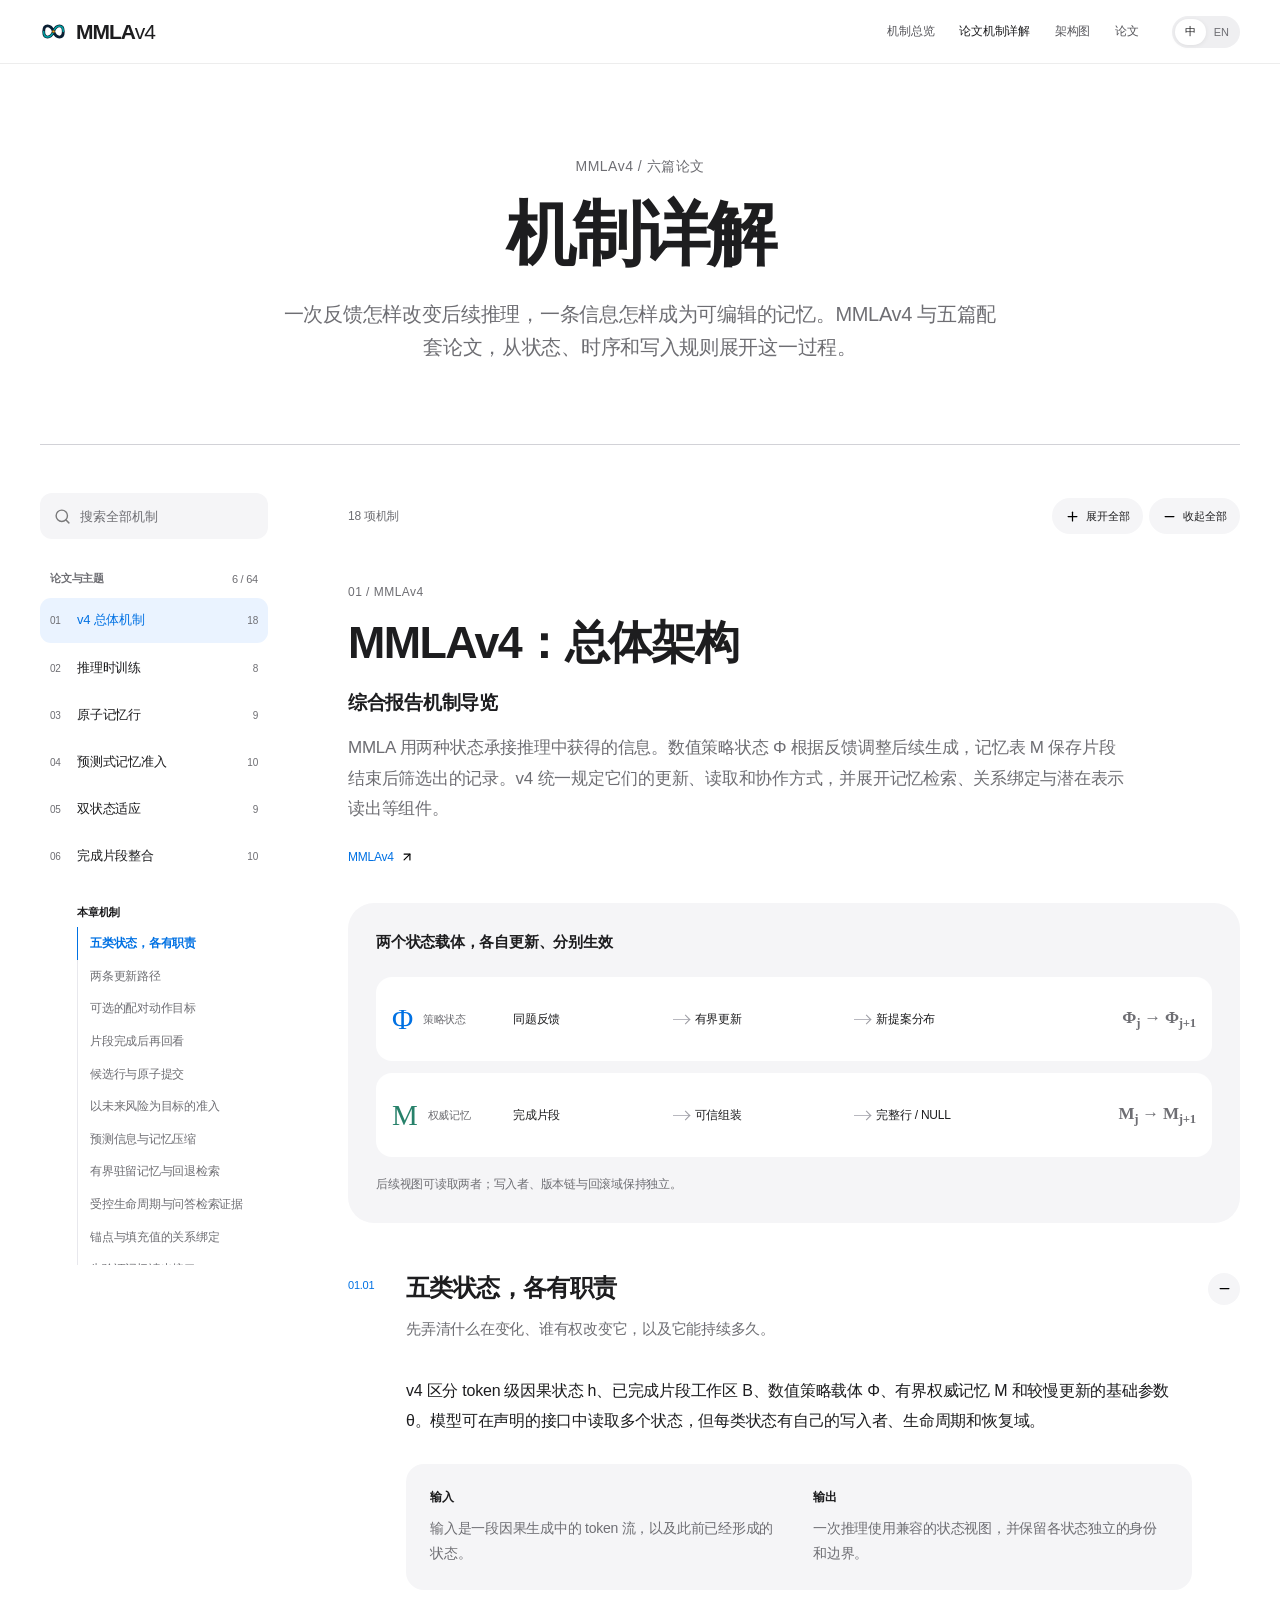
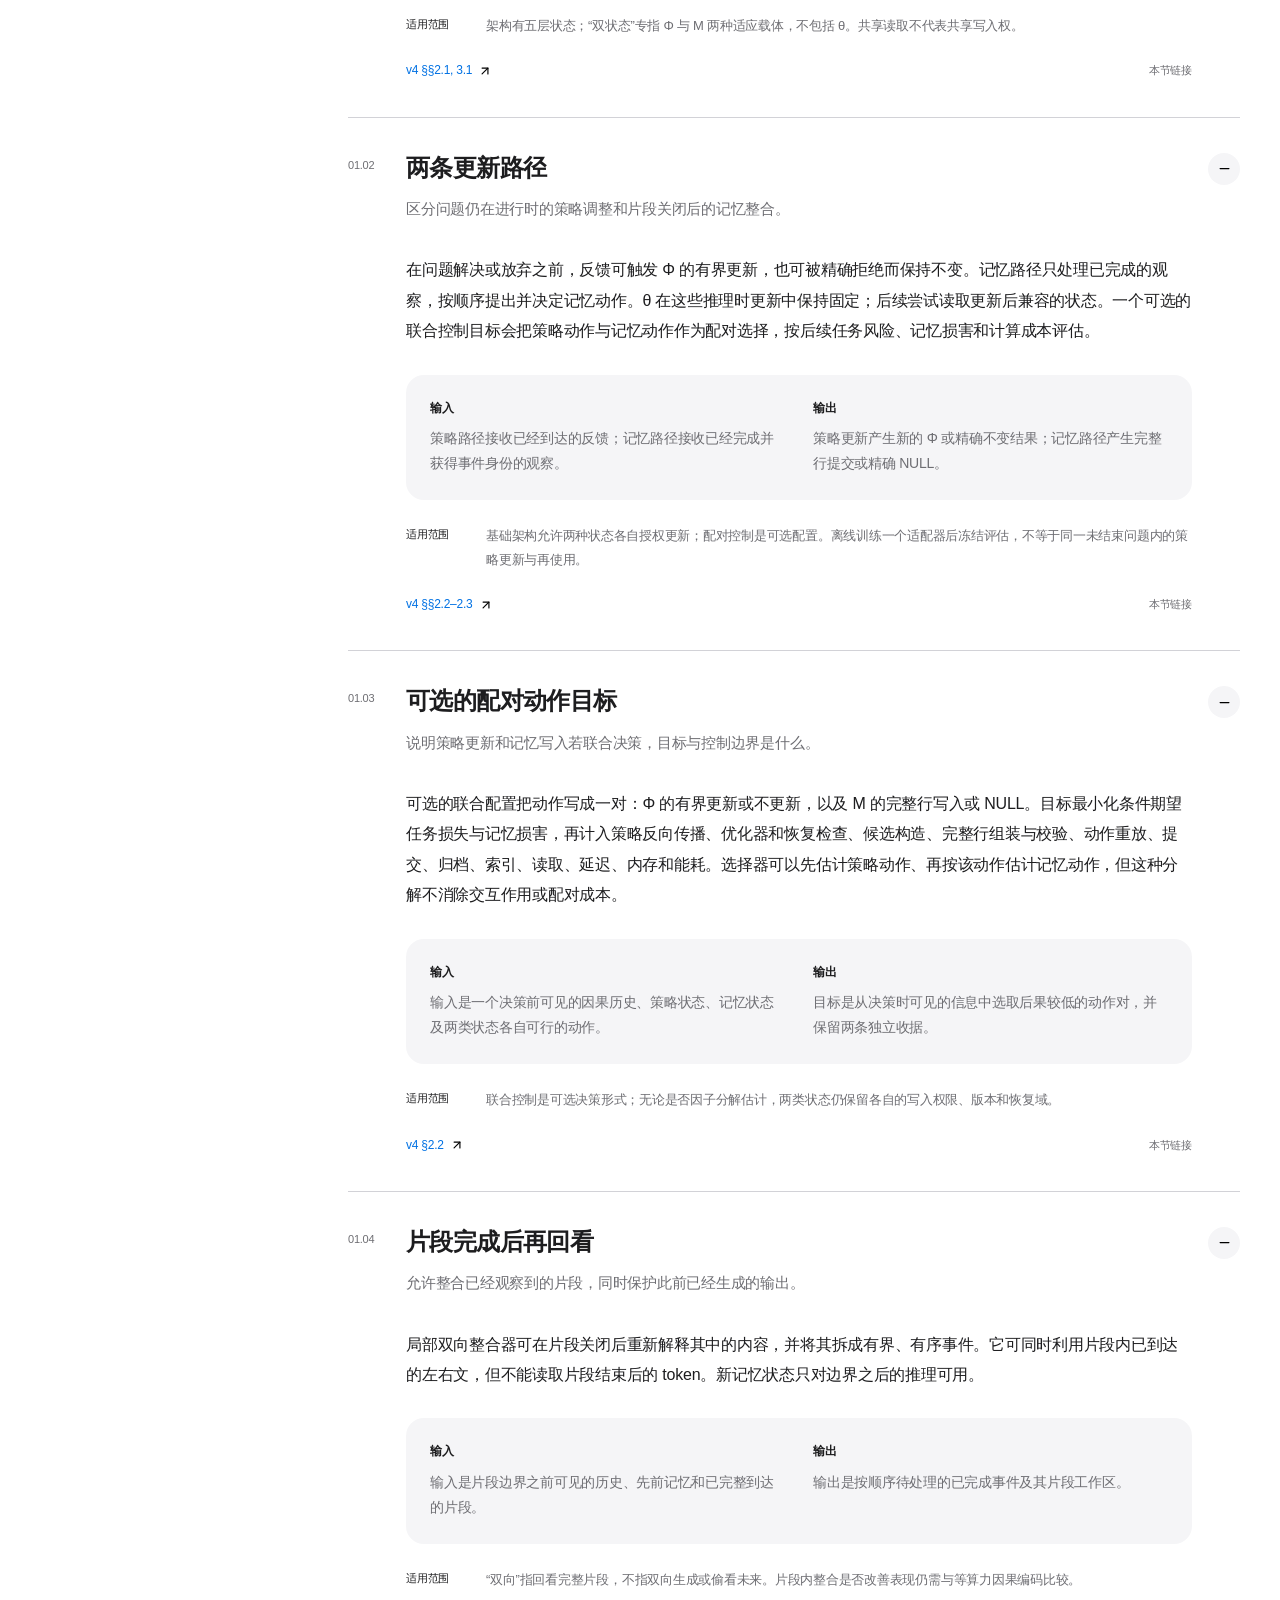
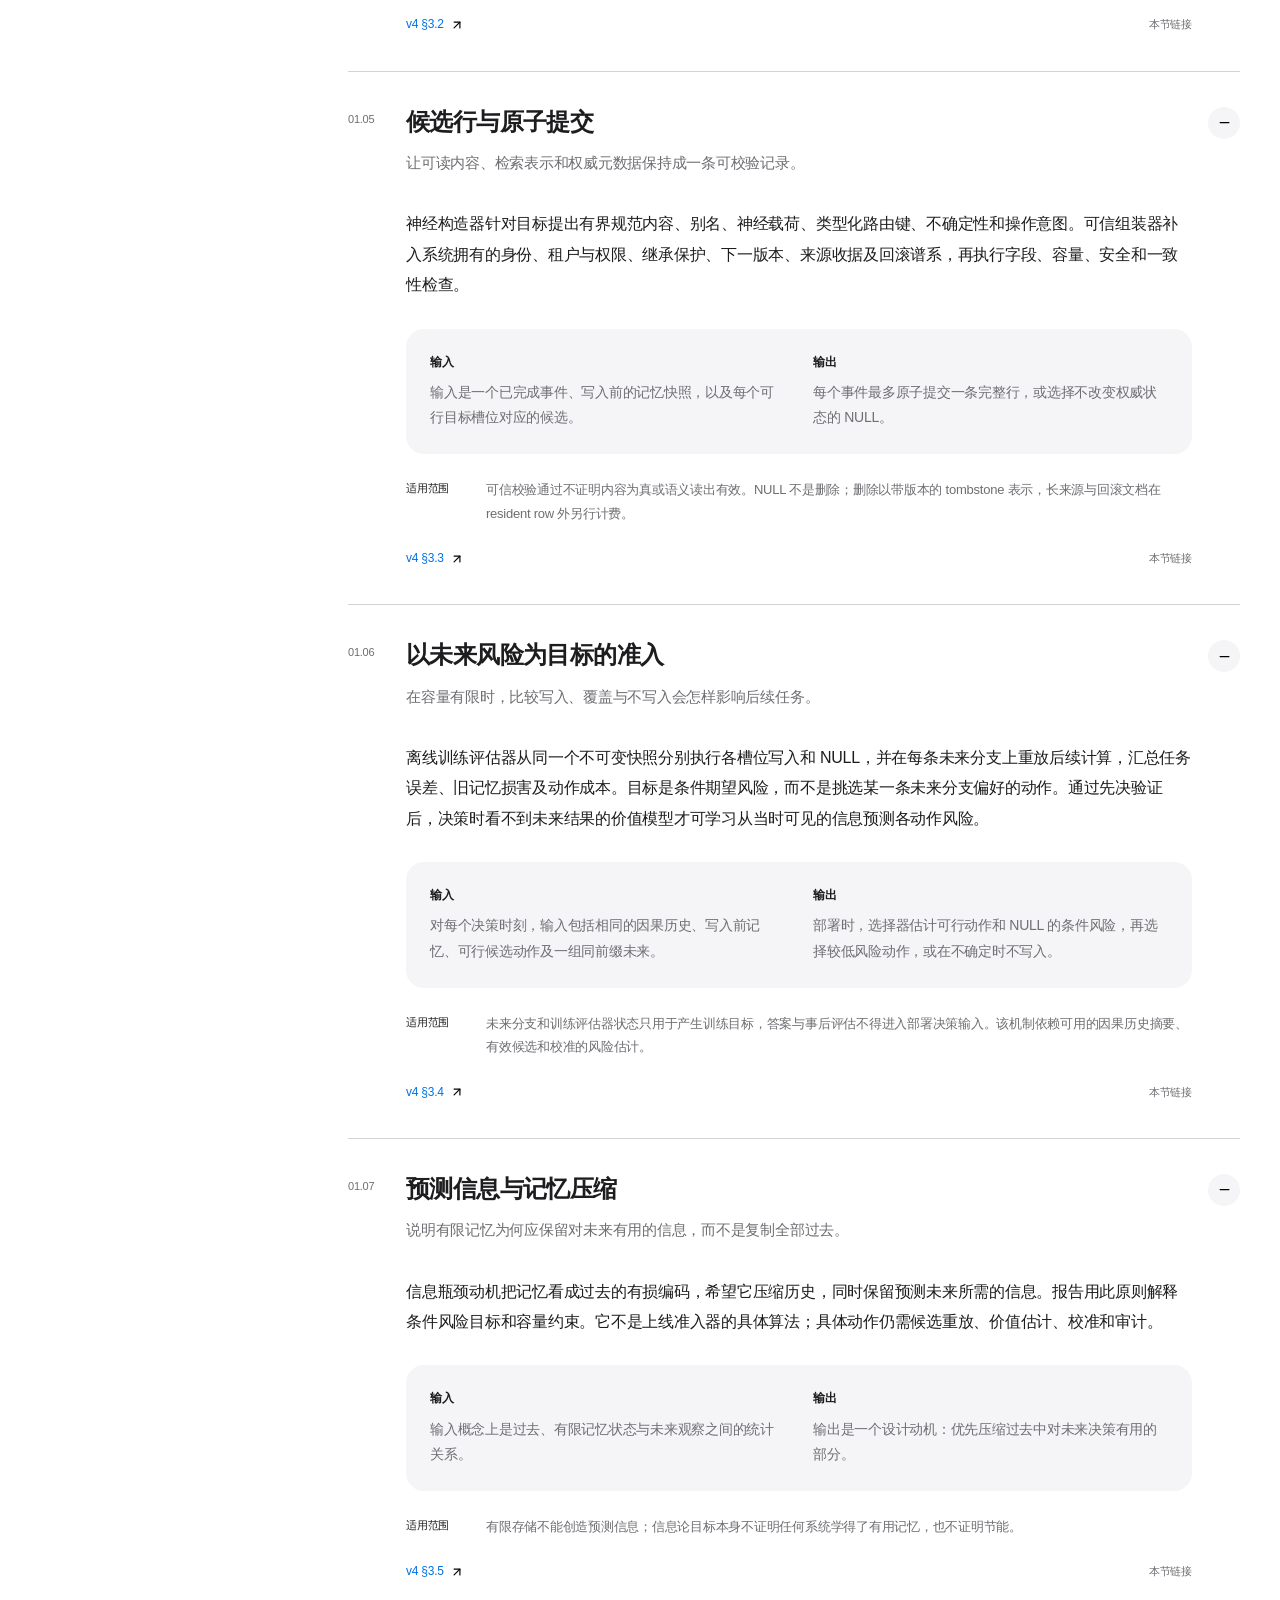
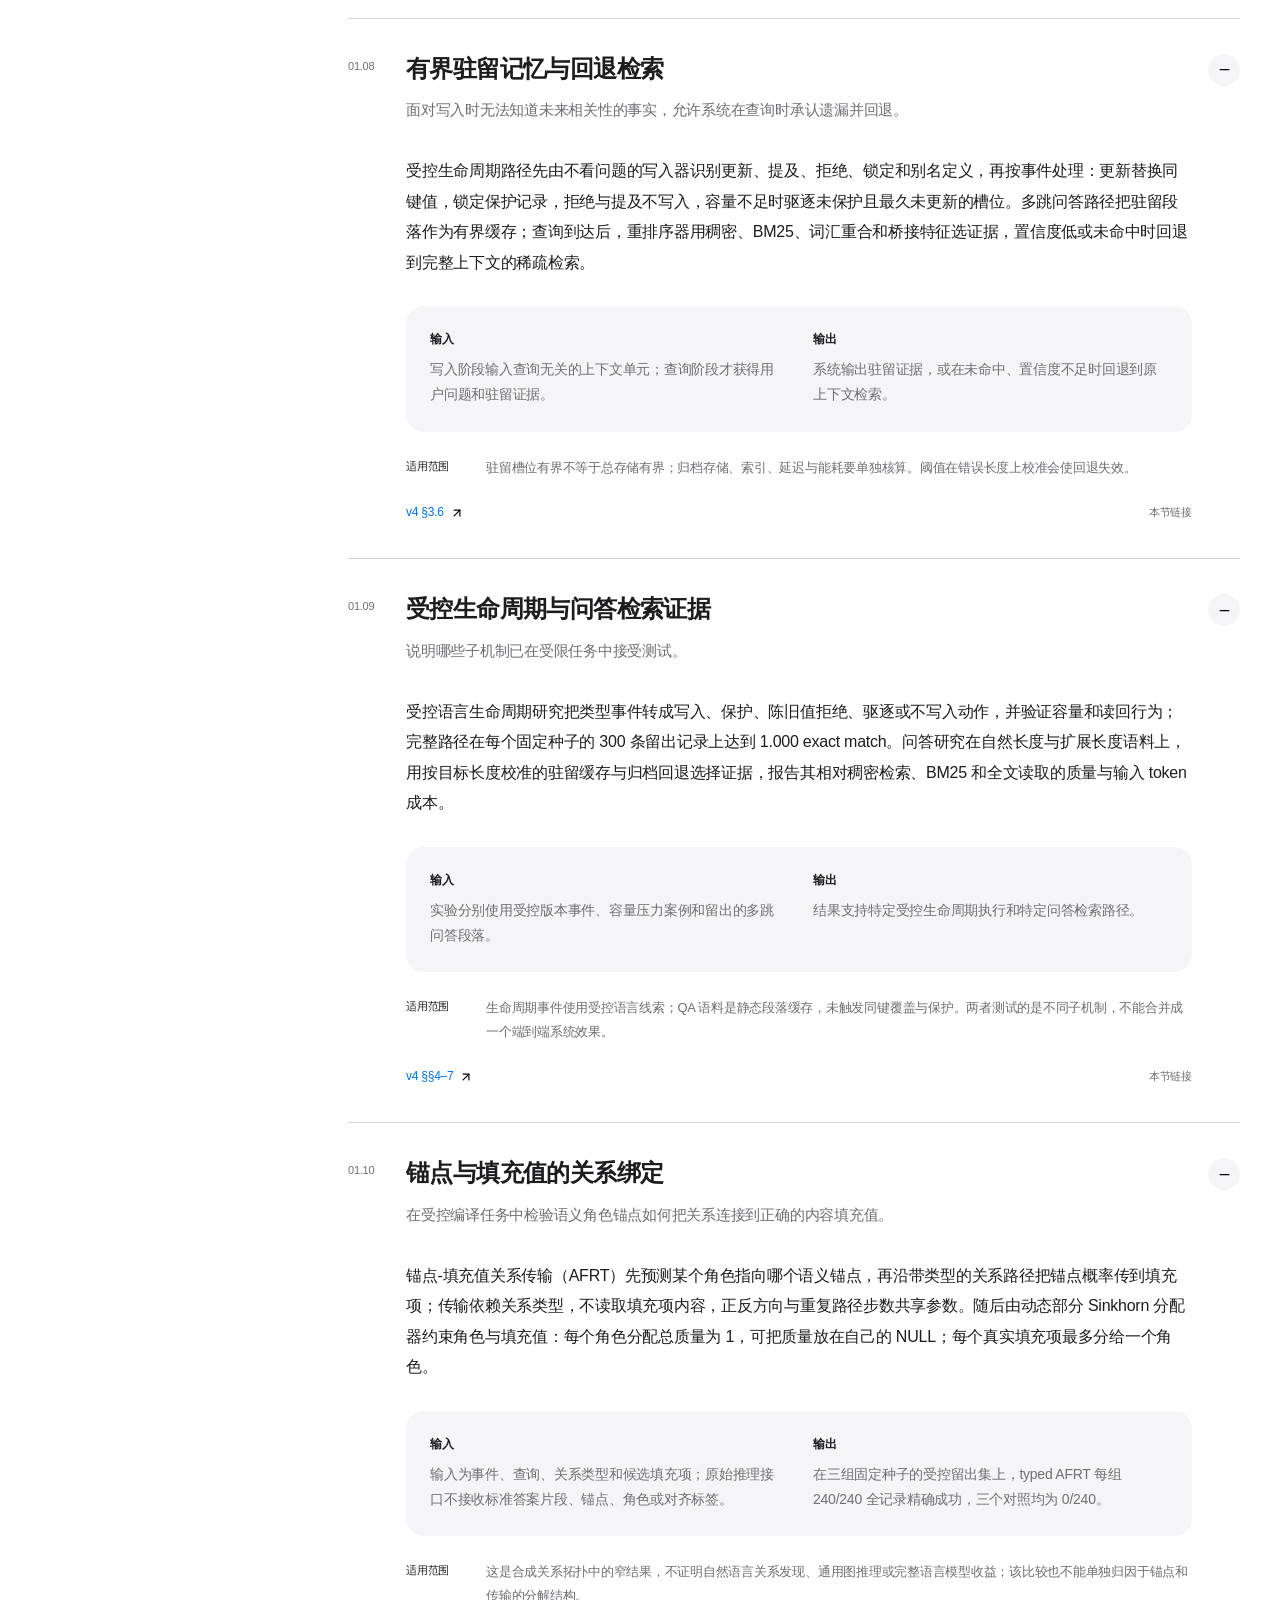
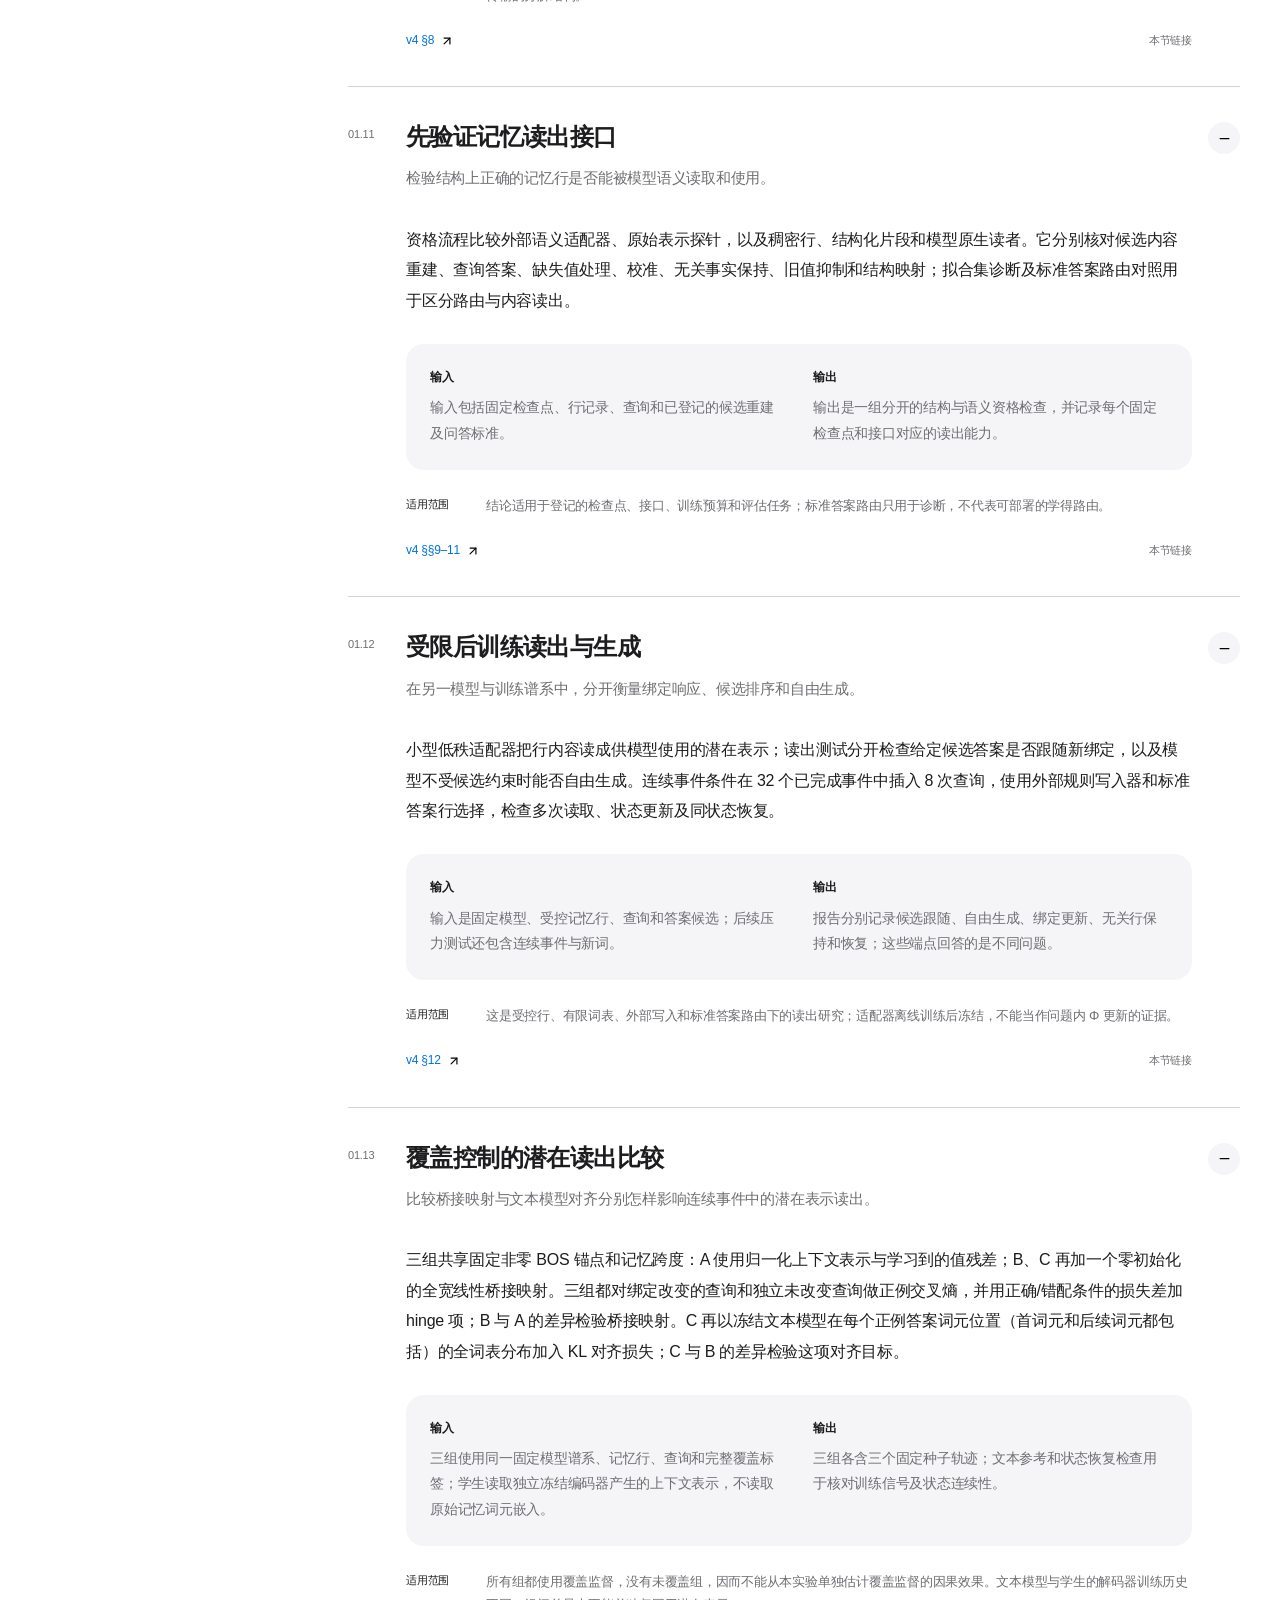
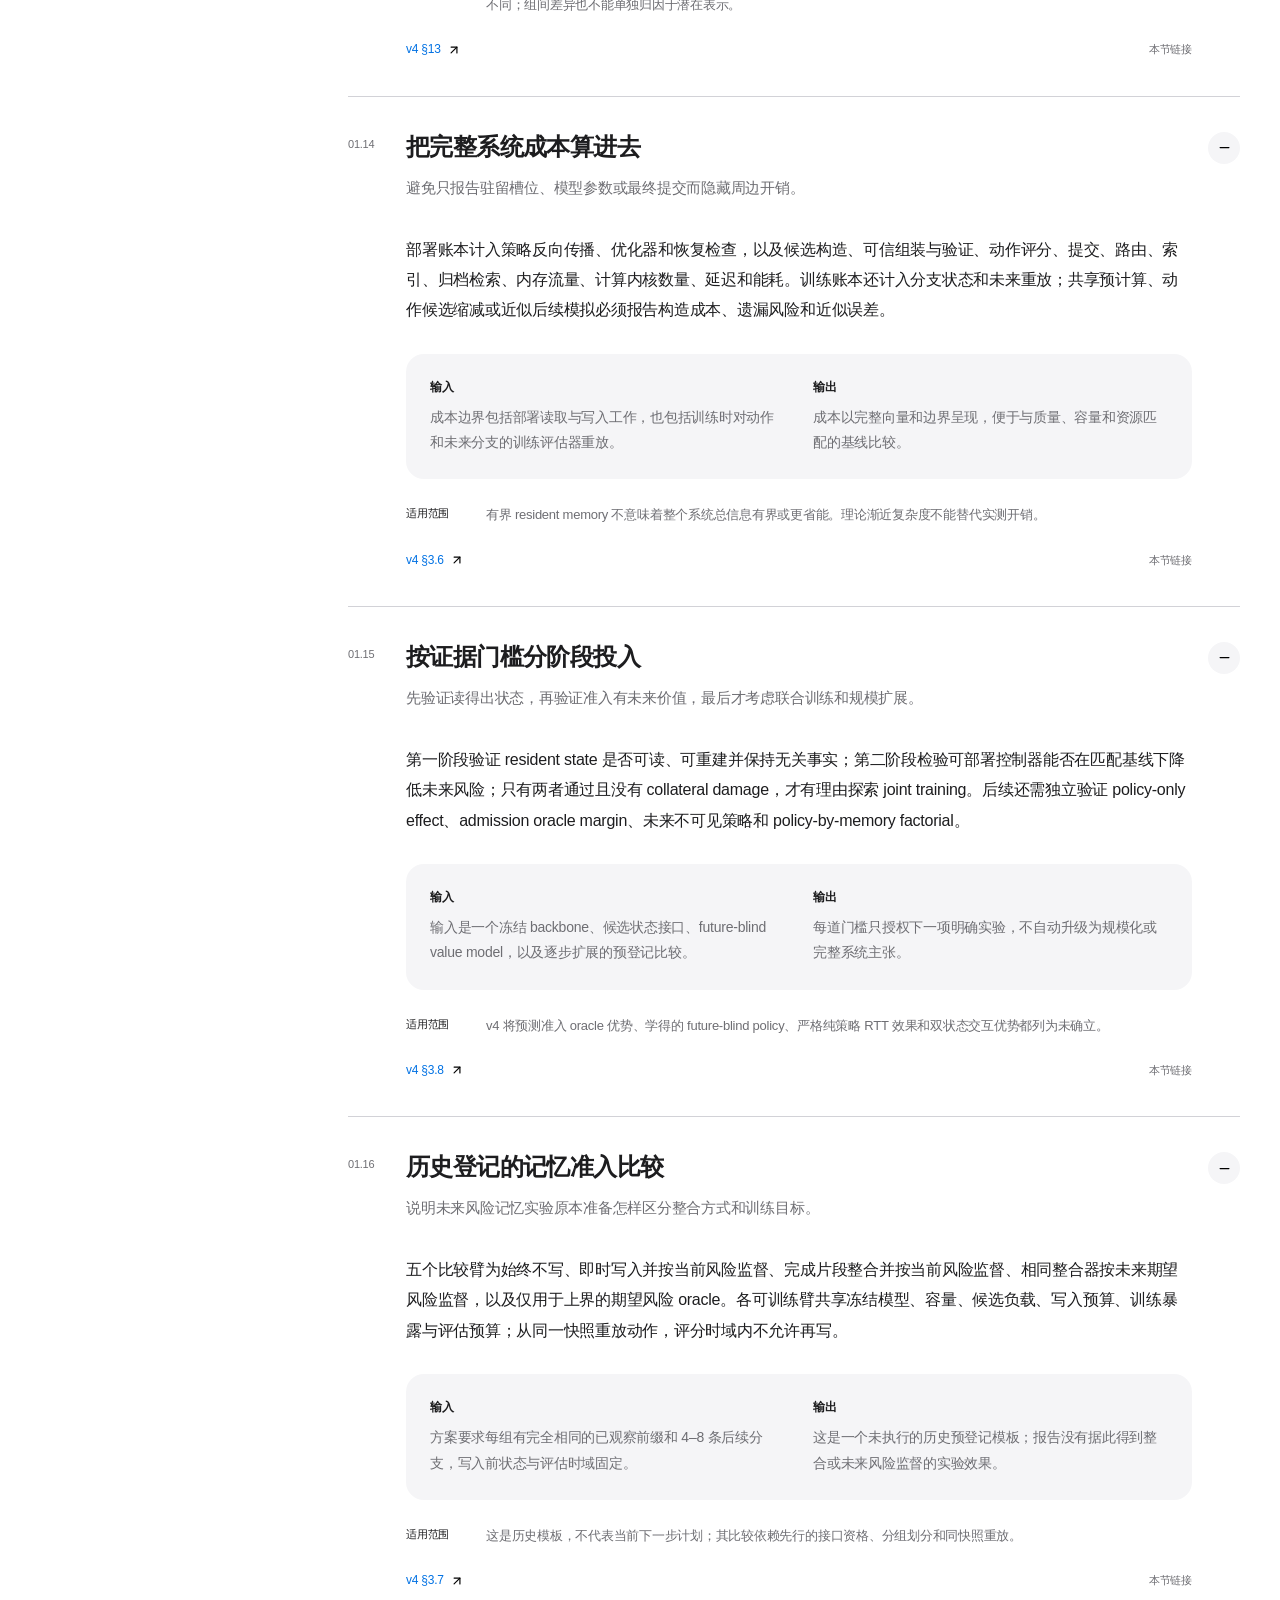
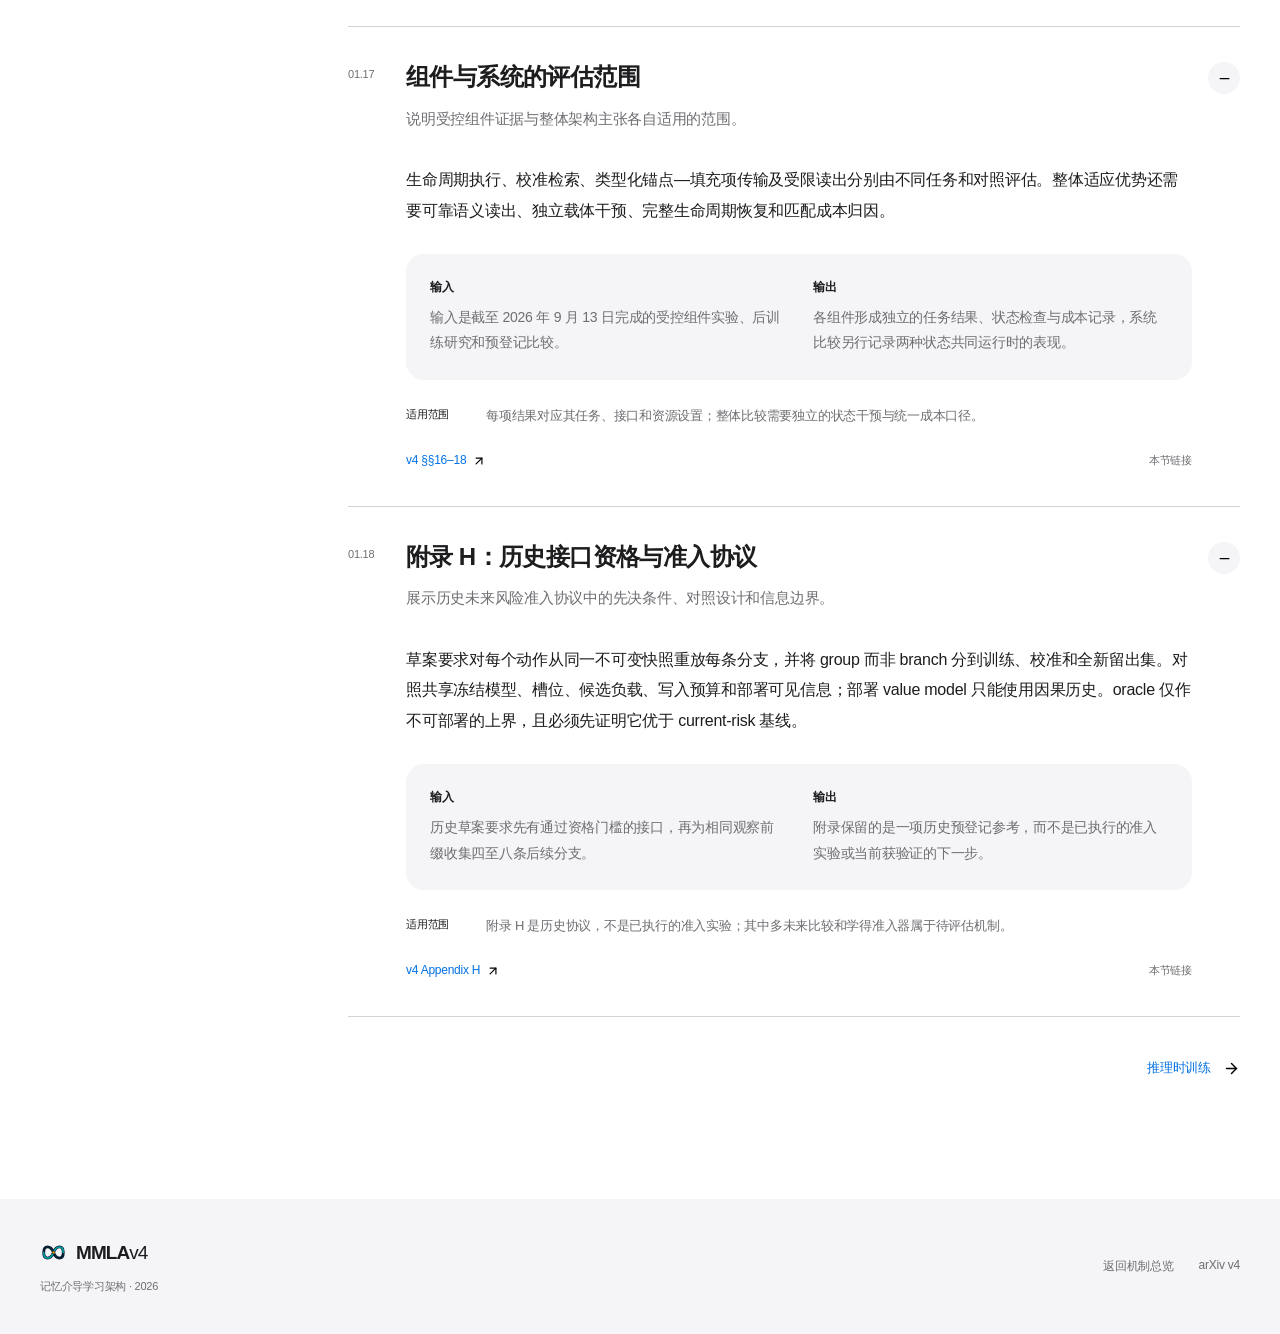
<file: mechanisms.html>
<!doctype html>
<html lang="zh-CN">
  <head>
    <meta charset="utf-8" />
    <meta name="viewport" content="width=device-width, initial-scale=1" />
    <meta name="theme-color" content="#ffffff" />
    <meta name="description" content="MMLAv4 及五篇配套论文的机制详解：推理时训练、原子记忆行、预测式准入、双状态适应和完成片段整合。" />
    <title>MMLAv4 | 机制详解</title>
    <link rel="icon" href="assets/mmla-mark.svg" type="image/svg+xml" />
    <link rel="stylesheet" href="styles.css" />
    <link rel="stylesheet" href="design.css" />
    <link rel="stylesheet" href="mechanisms.css" />
    <link rel="stylesheet" href="guide-figures.css" />
    <script src="guide-v4.js" defer></script>
    <script src="guide-adaptation.js" defer></script>
    <script src="guide-memory.js" defer></script>
    <script src="guide-figures.js" defer></script>
    <script src="motion.js" defer></script>
    <script src="mechanisms.js" defer></script>
    <script src="script.js" defer></script>
  </head>
  <body class="guide-page" data-lang="zh" data-title-zh="MMLAv4 | 机制详解" data-title-en="MMLAv4 | Mechanism Guide">
    <a class="skip-link" href="#main"><span class="lang-zh">跳转到正文</span><span class="lang-en">Skip to content</span></a>
    <header class="site-header">
      <div class="header-inner page-width">
        <a class="brand" href="index.html" aria-label="MMLAv4"><img src="assets/mmla-mark.svg" alt="" width="32" height="32" /><span>MMLA<span class="brand-version">v4</span></span></a>
        <nav id="site-nav" class="site-nav" data-label-zh="页面导航" data-label-en="Page navigation" aria-label="页面导航">
          <a href="index.html#implementation"><span class="lang-zh">机制总览</span><span class="lang-en">Overview</span></a>
          <a href="mechanisms.html" class="is-active" aria-current="page"><span class="lang-zh">论文机制详解</span><span class="lang-en">Mechanism guide</span></a>
          <a href="index.html#architecture"><span class="lang-zh">架构图</span><span class="lang-en">Architecture</span></a>
          <a href="index.html#papers"><span class="lang-zh">论文</span><span class="lang-en">Papers</span></a>
        </nav>
        <div class="header-controls">
          <div class="language-switch" role="group" data-label-zh="语言" data-label-en="Language" aria-label="语言"><button type="button" data-language="zh" class="is-active" aria-pressed="true">中</button><button type="button" data-language="en" aria-pressed="false">EN</button></div>
          <button id="menu-toggle" class="icon-button menu-toggle" type="button" aria-controls="site-nav" aria-expanded="false" data-label-zh="打开菜单" data-label-en="Open menu" aria-label="打开菜单" title="打开菜单"><img src="assets/icons/menu.svg" alt="" /></button>
        </div>
      </div>
    </header>
    <main id="main">
      <div class="guide-masthead page-width">
        <div><p class="section-index">MMLAv4 / <span class="lang-zh">六篇论文</span><span class="lang-en">Six papers</span></p><h1><span class="lang-zh">机制详解</span><span class="lang-en">Mechanism guide</span></h1></div>
        <p><span class="lang-zh">一次反馈怎样改变后续推理，一条信息怎样成为可编辑的记忆。MMLAv4 与五篇配套论文，从状态、时序和写入规则展开这一过程。</span><span class="lang-en">How feedback changes later reasoning, and how an observation becomes editable memory. MMLAv4 and five companion papers develop the states, timing, and write rules behind this process.</span></p>
      </div>
      <div class="guide-layout page-width">
        <aside class="guide-sidebar">
          <div class="guide-search"><img src="assets/icons/search.svg" alt="" /><input id="guide-search" type="search" data-label-zh="搜索全部机制" data-label-en="Search all mechanisms" aria-label="搜索全部机制" data-placeholder-zh="搜索全部机制" data-placeholder-en="Search all mechanisms" placeholder="搜索全部机制" /><button id="clear-guide-search" class="icon-button" type="button" hidden data-label-zh="清除搜索" data-label-en="Clear search" aria-label="清除搜索" title="清除搜索"><img src="assets/icons/x.svg" alt="" /></button></div>
          <p class="guide-nav-label"><span class="lang-zh">论文与主题</span><span class="lang-en">Papers &amp; topics</span><span id="guide-total"></span></p>
          <nav id="guide-nav" aria-label="论文与主题" data-label-zh="论文与主题" data-label-en="Papers and topics"></nav>
          <div class="guide-version"><strong>arXiv:2606.28876v4</strong><span><span class="lang-zh">五篇独立论文为 R02 理论稿。机制定义、条件结论和实验结果分别说明。</span><span class="lang-en">The five standalone papers are R02 theory manuscripts. Definitions, conditional results, and experimental findings are distinguished.</span></span><a href="https://github.com/MMLA-org/mmla-memory/blob/main/2606.28876v4.pdf" target="_blank" rel="noopener noreferrer"><span class="lang-zh">完整 v4 报告</span><span class="lang-en">Full v4 report</span><img src="assets/icons/arrow-up-right.svg" alt="" /></a></div>
        </aside>
        <div class="guide-reading">
          <div class="guide-controls"><select id="guide-chapter-select" data-label-zh="切换论文章节" data-label-en="Select a paper chapter" aria-label="切换论文章节"></select><p id="guide-status" role="status" aria-live="polite"></p><div><button id="expand-mechanisms" class="toolbar-button" type="button"><img src="assets/icons/plus.svg" alt="" /><span class="lang-zh">展开全部</span><span class="lang-en">Expand all</span></button><button id="collapse-mechanisms" class="toolbar-button" type="button"><img src="assets/icons/minus.svg" alt="" /><span class="lang-zh">收起全部</span><span class="lang-en">Collapse all</span></button></div></div>
          <div id="guide-content"></div>
          <noscript><p>机制详解需要启用 JavaScript。 / Enable JavaScript to read the mechanism guide.</p><a href="https://github.com/MMLA-org/mmla-memory/blob/main/2606.28876v4.pdf">MMLAv4 PDF</a></noscript>
        </div>
      </div>
    </main>
    <footer class="site-footer"><div class="page-width footer-inner"><div><a class="brand" href="index.html"><img src="assets/mmla-mark.svg" alt="" width="28" height="28" /><span>MMLA<span class="brand-version">v4</span></span></a><p><span class="lang-zh">记忆介导学习架构 · 2026</span><span class="lang-en">Memory-Mediated Learning Architecture · 2026</span></p></div><div class="footer-links"><a href="index.html#implementation"><span class="lang-zh">返回机制总览</span><span class="lang-en">Back to overview</span></a><a href="https://arxiv.org/abs/2606.28876v4" target="_blank" rel="noopener noreferrer">arXiv v4</a></div></div></footer>
  </body>
</html>
</file>
<file: styles.css>
:root {
  color-scheme: light;
  --ink: #23292a;
  --muted: #646b6b;
  --line: #dce1e0;
  --paper: #ffffff;
  --canvas: #f7f9f7;
  --green: #27634b;
  --blue: #4168a0;
  --coral: #ad5c46;
  --policy-surface: #eef3fa;
  --memory-surface: #edf5ef;
  --display: "Helvetica Neue", "PingFang SC", "Microsoft YaHei", sans-serif;
  --editorial: "Iowan Old Style", "Palatino Linotype", "Songti SC", "STSong", Georgia, serif;
  --body: "Inter", -apple-system, BlinkMacSystemFont, "Segoe UI", "PingFang SC", "Microsoft YaHei", sans-serif;
}

* { box-sizing: border-box; }
[hidden] { display: none !important; }
html { scroll-behavior: smooth; scroll-padding-top: 100px; }
body { margin: 0; background: var(--paper); color: var(--ink); font-family: var(--body); -webkit-font-smoothing: antialiased; }
body[data-lang="zh"] .lang-en, body[data-lang="en"] .lang-zh { display: none !important; }
button, input { font: inherit; }
button, a { -webkit-tap-highlight-color: transparent; }
button { cursor: pointer; }
a { color: inherit; text-decoration: none; }
img { max-width: 100%; }
strong { font-weight: 700; }
::selection { background: #cde9d9; color: var(--ink); }
:focus-visible { outline: 2px solid var(--blue); outline-offset: 3px; }
.sr-only { position: absolute; width: 1px; height: 1px; padding: 0; margin: -1px; overflow: hidden; clip: rect(0, 0, 0, 0); white-space: nowrap; border: 0; }
.skip-link { position: absolute; z-index: 30; top: -100px; left: 20px; padding: 10px 16px; background: var(--ink); color: #fff; }
.skip-link:focus { top: 12px; }
.page-width { width: min(100% - 88px, 1280px); margin-inline: auto; }
.section-band { width: 100%; }

.site-header { position: sticky; z-index: 20; top: 0; height: 76px; background: rgba(255,255,255,.96); border-bottom: 1px solid var(--line); backdrop-filter: blur(14px); }
.header-inner { display: flex; align-items: center; justify-content: space-between; gap: 24px; height: 100%; }
.brand { display: inline-flex; align-items: center; gap: 11px; flex: 0 0 auto; font-family: var(--display); font-size: 22px; font-weight: 650; line-height: 1; }
.brand img { display: block; }
.brand-version { color: var(--green); }
.site-nav { display: flex; align-items: center; gap: 5px; margin-left: auto; }
.site-nav a { position: relative; display: inline-flex; align-items: center; min-height: 40px; padding: 0 13px; color: #55645b; font-size: 13px; font-weight: 600; white-space: nowrap; }
.site-nav a:hover, .site-nav a.is-active { color: var(--ink); }
.site-nav a.is-active::after { content: ""; position: absolute; left: 13px; right: 13px; bottom: 3px; height: 2px; background: var(--green); }
.header-controls { display: flex; align-items: center; gap: 12px; }
.language-switch { display: flex; height: 34px; padding: 2px; border: 1px solid var(--line); border-radius: 5px; background: #f6f8f5; }
.language-switch button { min-width: 35px; padding: 0 9px; border: 0; border-radius: 3px; background: transparent; color: var(--muted); font-size: 12px; font-weight: 750; }
.language-switch button.is-active { background: #fff; color: var(--ink); box-shadow: 0 1px 3px rgba(22,45,31,.09); }
.icon-button { display: inline-grid; place-items: center; flex: 0 0 auto; width: 38px; height: 38px; padding: 8px; border: 1px solid var(--line); border-radius: 5px; background: #fff; }
.icon-button:hover, .toolbar-button:hover { border-color: #93a99b; background: #f0f5f1; }
.icon-button:disabled { opacity: .35; cursor: default; }
.icon-button img { display: block; width: 18px; height: 18px; }
.menu-toggle { display: none; }

.lead-section { padding-top: 35px; padding-bottom: 28px; }
.lead-topline { display: flex; align-items: center; justify-content: space-between; gap: 20px; }
.lead-topline > a { display: inline-flex; align-items: center; gap: 6px; color: var(--muted); font-size: 10px; font-weight: 650; }
.lead-topline > a:hover { color: var(--green); }
.lead-topline img { width: 14px; height: 14px; }
.lead-heading { display: flex; align-items: center; gap: 52px; margin-top: 26px; }
.lead-heading > div { min-width: 0; padding-left: 35px; border-left: 1px solid var(--line); }
.eyebrow, .section-index, .sub-index { margin: 0; color: var(--green); font-size: 11px; font-weight: 800; line-height: 1.5; letter-spacing: 0; text-transform: uppercase; }
.eyebrow { display: flex; align-items: center; gap: 11px; font-size: 12px; }
.edition-dot { width: 7px; height: 7px; border-radius: 50%; background: var(--green); }
.eyebrow-divider { color: #a5b2a8; }
.lead-section h1 { flex: none; margin: 0; font-family: var(--display); font-size: 96px; font-weight: 600; line-height: 1; letter-spacing: 0; }
.lead-section h1 span { color: var(--green); }
.lead-title { margin: 0; font-family: var(--editorial); font-size: 29px; font-weight: 500; line-height: 1.4; }
.lead-subtitle { margin: 11px 0 0; color: var(--muted); font-size: 12px; font-weight: 500; line-height: 1.5; }
.lead-intro { display: flex; justify-content: space-between; align-items: center; gap: 45px; margin-top: 32px; }
.lead-description { max-width: 730px; margin: 0; color: #4e5f55; font-size: 16px; line-height: 1.85; }
.lead-description strong { color: var(--ink); }
.lead-description .lang-zh strong { white-space: nowrap; }
.policy-text, .lead-description .policy-text { color: var(--blue); }
.memory-text, .lead-description .memory-text { color: var(--green); }
.lead-actions { display: flex; flex: none; align-items: start; flex-direction: column; gap: 7px; }
.lead-meta { display: flex; align-items: center; flex-wrap: wrap; gap: 10px 26px; margin-top: 31px; padding-top: 18px; border-top: 1px solid var(--line); color: var(--muted); font-size: 11px; line-height: 1.5; }
.lead-meta > span:first-child { color: var(--ink); font-weight: 600; }
.lead-meta > span:last-child { margin-left: auto; }
.button { display: inline-flex; align-items: center; justify-content: center; gap: 10px; min-height: 46px; padding: 0 18px; border: 1px solid transparent; border-radius: 5px; font-size: 13px; font-weight: 700; line-height: 1.3; white-space: nowrap; transition: background-color .16s, border-color .16s, color .16s; }
.button img { display: block; width: 17px; height: 17px; flex: none; }
.button-dark { background: var(--ink); color: white; }
.button-dark img { filter: invert(1); }
.button-dark:hover { background: #365744; }
.button-text { color: var(--green); padding-left: 12px; padding-right: 12px; }
.button-text:hover { background: #edf4ef; }
.button-outline { border-color: var(--line); color: var(--ink); background: #fff; }
.button-outline:hover { border-color: #92a799; background: #f5f8f5; }

.architecture-section { padding: 68px 0 67px; background: #fff; border-top: 1px solid var(--line); border-bottom: 1px solid var(--line); }
.section-heading { display: grid; grid-template-columns: minmax(0, 1.2fr) minmax(250px, .62fr); align-items: end; gap: 65px; margin-bottom: 35px; }
.section-heading h2, .boundary-section h2 { max-width: 840px; margin: 12px 0 0; font-family: var(--editorial); font-size: 36px; font-weight: 500; line-height: 1.4; overflow-wrap: anywhere; }
.section-summary { max-width: 360px; margin: 0 0 2px; color: var(--muted); font-size: 14px; line-height: 1.75; }
.diagram-toolbar { display: flex; align-items: center; justify-content: space-between; gap: 18px; padding: 11px 16px; border: 1px solid var(--line); border-bottom: 0; background: #fff; }
.diagram-toolbar p { display: flex; align-items: center; gap: 8px; margin: 0; color: var(--muted); font-size: 11px; font-weight: 700; text-transform: uppercase; }
.diagram-live-dot { display: block; flex: none; width: 7px; height: 7px; border-radius: 50%; background: var(--green); }
.diagram-actions { display: flex; align-items: center; gap: 4px; }
.toolbar-button { display: inline-flex; align-items: center; justify-content: center; gap: 6px; min-height: 33px; padding: 0 10px; border: 1px solid transparent; border-radius: 4px; background: transparent; color: var(--ink); font-size: 12px; font-weight: 700; white-space: nowrap; }
.toolbar-button img { display: block; width: 15px; height: 15px; }
.diagram-preview { display: block; width: 100%; padding: 0; border: 1px solid var(--line); background: #fff; line-height: 0; text-align: left; }
.diagram-preview:hover { border-color: #a9bcad; }
.diagram-preview img { display: block; width: 100%; height: auto; }
.architecture-caption { display: flex; justify-content: space-between; gap: 18px; padding: 12px 0 0; color: var(--muted); font-size: 11px; line-height: 1.5; }
.architecture-caption a { display: inline-flex; align-items: center; gap: 4px; flex: none; color: var(--green); font-weight: 700; }
.architecture-caption img { width: 14px; height: 14px; }
.architecture-principles { display: grid; grid-template-columns: repeat(3, minmax(0, 1fr)); gap: 0; margin-top: 45px; border-top: 1px solid var(--line); }
.architecture-principles article { min-width: 0; padding: 23px 36px 0 0; }
.architecture-principles article + article { border-left: 1px solid var(--line); padding-left: 36px; }
.support-symbol { color: var(--green); font-family: Georgia, "Times New Roman", serif; font-size: 30px; line-height: 1; }
.support-symbol sub { font-size: 12px; }
.architecture-principles h3 { margin: 10px 0 6px; font-size: 17px; font-weight: 700; }
.architecture-principles p { margin: 0; color: var(--muted); font-size: 13px; line-height: 1.7; }

.evidence-section { padding-top: 77px; padding-bottom: 85px; }
.evidence-stats { display: grid; grid-template-columns: repeat(3, minmax(0, 1fr)); border-top: 1px solid var(--line); border-bottom: 1px solid var(--line); }
.evidence-stats article { display: flex; flex-direction: column; min-width: 0; padding: 24px 28px 26px 0; }
.evidence-stats article + article { border-left: 1px solid var(--line); padding-left: 28px; }
.stat-index { color: var(--muted); font-size: 11px; font-weight: 700; text-transform: uppercase; }
.evidence-stats strong { margin-top: 17px; color: var(--ink); font-family: var(--editorial); font-size: 41px; font-weight: 500; line-height: 1.1; white-space: nowrap; }
.evidence-stats p { flex: 1; margin: 13px 0 18px; color: #4d5a50; font-size: 13px; line-height: 1.65; }
.evidence-stats a { color: var(--green); font-size: 12px; font-weight: 700; }
.evidence-stats a:hover { text-decoration: underline; text-underline-offset: 3px; }
.results-section { display: grid; grid-template-columns: minmax(0, 1fr); margin-top: 67px; }
.results-heading { display: flex; justify-content: space-between; align-items: end; gap: 20px; }
.results-heading h3 { margin: 9px 0 0; font-family: var(--editorial); font-size: 28px; font-weight: 500; }
.section-source { display: inline-flex; align-items: center; gap: 4px; color: var(--green); font-size: 12px; font-weight: 700; white-space: nowrap; }
.section-source img { width: 15px; height: 15px; }
.result-controls { display: flex; align-items: center; flex-wrap: wrap; justify-content: space-between; gap: 12px; margin-top: 25px; }
.segmented { display: inline-flex; padding: 3px; border: 1px solid var(--line); border-radius: 5px; background: #f3f6f3; }
.segmented button { min-height: 34px; padding: 0 13px; border: 0; border-radius: 3px; background: transparent; color: var(--muted); font-size: 12px; font-weight: 700; white-space: nowrap; }
.segmented button.is-active { background: white; box-shadow: 0 1px 4px rgba(20,45,30,.1); color: var(--ink); }
.results-caption { margin: 22px 0 8px; color: #52635a; font-size: 13px; font-weight: 700; }
.results-table-wrap { width: 100%; overflow-x: auto; border-top: 1px solid var(--line); border-bottom: 1px solid var(--line); }
.results-table { width: 100%; border-collapse: collapse; table-layout: fixed; }
.results-table th, .results-table td { padding: 17px 16px; border-bottom: 1px solid #e8ede8; text-align: left; }
.results-table thead th { color: var(--muted); font-size: 11px; font-weight: 700; text-transform: uppercase; }
.results-table th:first-child { width: 35%; padding-left: 14px; }
.results-table thead th:nth-child(2) { width: 43%; }
.results-table thead th:last-child { width: 22%; }
.results-table tbody th { font-size: 13px; font-weight: 650; overflow-wrap: anywhere; }
.results-table tbody td { font-size: 14px; font-variant-numeric: tabular-nums; }
.results-table tbody td:nth-child(2) { display: flex; align-items: center; gap: 16px; color: var(--ink); font-weight: 750; white-space: nowrap; }
.results-table tbody td:last-child { color: #52635a; white-space: nowrap; }
.results-table tbody tr:last-child th, .results-table tbody tr:last-child td { border-bottom: 0; }
.results-table .result-focus { background: #f0f6f2; }
.results-table .result-focus th, .results-table .result-focus td { color: var(--green); }
.result-track { display: block; width: min(100%, 350px); height: 6px; overflow: hidden; border-radius: 4px; background: #e5ece6; }
.result-fill { display: block; height: 100%; background: #8ba89c; transition: width .25s ease; }
.result-focus .result-fill { background: var(--green); }
.results-note { max-width: 1050px; margin: 14px 0 0; color: var(--muted); font-size: 11px; line-height: 1.7; }

.boundary-section { padding: 65px 0 70px; background: #24392f; color: white; }
.boundary-layout { display: grid; grid-template-columns: minmax(0, 1fr) minmax(0, 1fr); gap: 100px; }
.boundary-section .section-index { color: #9ed6b5; }
.boundary-section h2 { max-width: 480px; font-size: 34px; }
.boundary-copy { color: #d6e3d9; font-size: 14px; line-height: 1.8; }
.boundary-copy p { margin: 0 0 17px; }
.boundary-copy ul { margin: 0 0 19px; padding: 0; list-style: none; }
.boundary-copy li { position: relative; padding: 7px 0 7px 23px; border-bottom: 1px solid rgba(255,255,255,.16); }
.boundary-copy li::before { content: ""; position: absolute; top: 19px; left: 0; width: 7px; height: 7px; border: 1.5px solid #e4a792; border-radius: 50%; }
.boundary-copy a { display: inline-flex; align-items: center; gap: 5px; color: #c8f0d7; font-size: 12px; font-weight: 700; }
.boundary-copy a img { width: 15px; height: 15px; filter: invert(1); }

.papers-section { padding-top: 80px; padding-bottom: 80px; }
.featured-paper { display: grid; grid-template-columns: 295px minmax(0, 1fr); gap: 55px; align-items: center; padding: 31px 0 42px; border-top: 1px solid var(--line); border-bottom: 1px solid var(--line); }
.paper-cover { display: block; width: 295px; height: auto; overflow: hidden; border: 1px solid var(--line); background: #fff; }
.paper-cover img { display: block; width: 100%; height: auto; }
.paper-cover:hover { border-color: #9db3a1; }
.featured-paper-copy { max-width: 780px; min-width: 0; }
.paper-tags { display: flex; flex-wrap: wrap; gap: 8px; }
.paper-tags span { padding: 5px 8px; border: 1px solid #cfded3; color: var(--green); font-size: 10px; font-weight: 750; }
.featured-paper h3 { margin: 22px 0 14px; font-family: var(--display); font-size: 29px; font-weight: 670; line-height: 1.22; overflow-wrap: anywhere; }
.featured-authors { margin: 0 !important; color: var(--ink) !important; font-size: 14px !important; font-weight: 700; }
.featured-paper-copy > p:not(.featured-authors) { max-width: 700px; margin: 20px 0 0; color: var(--muted); font-size: 14px; line-height: 1.75; }
.paper-links { display: flex; flex-wrap: wrap; gap: 10px; margin-top: 29px; }
.companion-head { display: flex; justify-content: space-between; align-items: end; gap: 20px; padding: 56px 0 21px; }
.companion-head h3 { margin: 0 0 5px; font-family: var(--display); font-size: 22px; font-weight: 690; }
.companion-head p { max-width: 760px; margin: 0; color: var(--muted); font-size: 13px; line-height: 1.7; }
.companion-head > a { display: inline-flex; align-items: center; gap: 5px; flex: none; color: var(--green); font-size: 12px; font-weight: 700; }
.companion-head img { width: 15px; height: 15px; }
.paper-list { border-top: 1px solid var(--line); }
.paper-row { display: grid; grid-template-columns: 44px minmax(0, 1fr) 60px 38px; align-items: center; gap: 20px; min-height: 105px; border-bottom: 1px solid var(--line); }
.paper-number { align-self: start; padding-top: 26px; color: var(--green); font-size: 12px; font-weight: 800; }
.paper-topic { color: var(--blue); font-size: 10px; font-weight: 800; }
.paper-row h4 { margin: 4px 0 4px; font-size: 16px; font-weight: 700; line-height: 1.35; }
.paper-row p { margin: 0; color: var(--muted); font-size: 12px; line-height: 1.5; overflow-wrap: anywhere; }
.paper-pages { color: var(--muted); font-size: 11px; text-align: right; white-space: nowrap; }
.paper-row > a { display: grid; place-items: center; width: 36px; height: 36px; border: 1px solid var(--line); border-radius: 5px; }
.paper-row > a:hover { border-color: var(--green); background: #edf5ee; }
.paper-row > a img { width: 17px; height: 17px; }

.implementation-section { padding: 58px 0 56px; background: #f7f9fa; border-top: 1px solid var(--line); }
.state-definitions { display: grid; grid-template-columns: repeat(2, minmax(0, 1fr)); margin-bottom: 35px; border-top: 1px solid var(--line); border-bottom: 1px solid var(--line); }
.state-definition { display: flex; align-items: start; gap: 25px; min-width: 0; padding: 27px 34px 27px 0; }
.state-definition + .state-definition { padding-left: 36px; border-left: 1px solid var(--line); }
.state-symbol { flex: 0 0 55px; color: var(--blue); font-family: Georgia, "Times New Roman", serif; font-size: 62px; line-height: 1; text-align: center; }
.memory-definition .state-symbol { color: var(--green); }
.state-kicker { margin: 0 !important; color: var(--blue) !important; font-size: 10px !important; font-weight: 700; }
.memory-definition .state-kicker { color: var(--green) !important; }
.state-definition h3 { margin: 5px 0 5px; font-size: 18px; font-weight: 650; }
.state-definition p { max-width: 420px; margin: 0; color: var(--muted); font-size: 13px; line-height: 1.7; }
.state-facts { margin: 18px 0 0; }
.state-facts > div { display: grid; grid-template-columns: 58px minmax(0, 1fr); gap: 10px; margin-top: 11px; font-size: 13px; line-height: 1.7; }
.state-facts dt { color: var(--blue); font-size: 11px; font-weight: 650; }
.memory-definition .state-facts dt { color: var(--green); }
.state-facts dd { margin: 0; color: #52625a; }
.update-schedule { padding-bottom: 34px; }
.schedule-heading { display: flex; justify-content: space-between; align-items: baseline; flex-wrap: wrap; gap: 10px 25px; margin-bottom: 17px; }
.schedule-heading h3 { margin: 0; font-size: 19px; font-weight: 650; }
.schedule-heading > span { color: var(--muted); font-size: 11px; line-height: 1.7; }
.schedule-lane { display: grid; grid-template-columns: 112px minmax(0, 1fr) 20px minmax(0, 1fr) 20px minmax(0, 1fr); align-items: center; gap: 22px; padding: 19px 20px; border-top: 1px solid #d5deeb; color: #52625a; font-size: 12px; line-height: 1.7; }
.policy-lane { background: #f0f4fa; }
.memory-lane { border-top-color: #cbdccf; border-bottom: 1px solid #cbdccf; background: #edf4ef; }
.schedule-lane > strong { color: var(--blue); font-size: 13px; }
.memory-lane > strong { color: var(--green); }
.schedule-lane > img { width: 18px; height: 18px; opacity: .55; }
.schedule-note { margin: 14px 0 0; color: var(--muted); font-size: 12px; line-height: 1.8; }
.worked-example { display: grid; grid-template-columns: minmax(0, .9fr) minmax(0, 1.1fr); align-items: center; gap: 70px; padding: 30px 0 27px; border-top: 1px solid #c2cfc6; }
.worked-example .section-index { font-size: 10px; color: var(--muted); }
.worked-example h3 { max-width: 420px; margin: 8px 0 0; font-size: 20px; line-height: 1.5; font-weight: 650; }
.worked-example > p { margin: 0; color: #52625a; font-size: 14px; line-height: 1.85; }
.implementation-section code { font-family: ui-monospace, SFMono-Regular, Menlo, Monaco, monospace; font-size: .94em; }
.flow-tabs { display: grid; grid-template-columns: repeat(4, minmax(0, 1fr)); border-bottom: 1px solid #c9d3cf; }
.flow-tabs button { position: relative; display: flex; align-items: center; gap: 12px; min-width: 0; min-height: 68px; padding: 14px 20px; border: 0; background: transparent; color: var(--muted); font-size: 13px; font-weight: 600; line-height: 1.4; text-align: left; }
.flow-tabs button::after { position: absolute; right: 0; bottom: -1px; left: 0; height: 3px; background: transparent; content: ""; }
.flow-tabs button:hover { color: var(--ink); background: #edf1f0; }
.flow-tabs button[aria-selected="true"] { color: var(--ink); background: #fff; }
.flow-tabs button[aria-selected="true"]::after { background: var(--ink); }
.flow-tabs button[data-flow-step="adapt"][aria-selected="true"]::after { background: var(--blue); }
.flow-tabs button[data-flow-step="consolidate"][aria-selected="true"]::after, .flow-tabs button[data-flow-step="publish"][aria-selected="true"]::after { background: var(--green); }
.flow-tab-number { color: var(--muted); font-family: ui-monospace, SFMono-Regular, Menlo, monospace; font-size: 12px; font-weight: 500; }
.flow-tabs button[aria-selected="true"] .flow-tab-number { color: var(--green); }
.flow-panel { display: grid; grid-template-columns: minmax(0, .9fr) minmax(0, 1.1fr); align-items: stretch; gap: 70px; padding: 35px 0 28px; }
.flow-narrative { display: flex; flex-direction: column; justify-content: space-between; min-width: 0; padding: 12px 0 0; }
.flow-copy-stack { display: grid; }
.flow-copy-stack > div { grid-area: 1 / 1; }
.flow-copy-stack > [hidden] { display: block !important; visibility: hidden; pointer-events: none; }
.flow-phase { margin: 0 0 15px; color: var(--muted); font-size: 11px; font-weight: 650; line-height: 1.6; }
.flow-copy-stack h3 { margin: 0; font-family: var(--display); font-size: 30px; font-weight: 600; line-height: 1.4; }
.flow-copy-stack h3 + p { max-width: 480px; margin: 19px 0 0; color: #52625a; font-size: 14px; line-height: 1.85; }
.flow-copy-stack .example-detail { margin: 17px 0 0; padding-top: 17px; border-top: 1px solid var(--line); color: #374b40; font-size: 14px; line-height: 1.85; }
.example-detail code { font-weight: 650; white-space: nowrap; }
.flow-rule { display: flex; flex-direction: column; gap: 6px; margin-top: 22px; padding-left: 14px; border-left: 2px solid #cbd6cf; color: var(--muted); font-size: 12px; line-height: 1.7; }
.rule-label { color: var(--ink); font-size: 11px; font-weight: 700; }
.flow-navigation { display: flex; align-items: center; justify-content: space-between; gap: 20px; margin-top: 24px; }
#flow-counter { color: var(--muted); font-family: ui-monospace, SFMono-Regular, Menlo, monospace; font-size: 11px; }
.flow-navigation > div { display: flex; gap: 7px; }
.arrow-back { transform: rotate(180deg); }
.flow-visual { display: grid; grid-template-rows: auto 1fr; min-width: 0; border: 1px solid #d5ded8; background: #fff; }
.visual-heading { display: flex; align-items: center; justify-content: space-between; gap: 14px; min-height: 44px; padding: 0 22px; border-bottom: 1px solid #e6ebe7; color: var(--muted); font-size: 10px; font-weight: 600; }
.visual-notation { display: flex; gap: 14px; font-size: 13px; }
.policy-key { color: var(--blue); }
.memory-key { color: var(--green); }
.flow-scene { grid-area: 2 / 1; display: flex; flex-direction: column; align-items: center; align-self: center; justify-content: center; min-width: 0; min-height: 366px; padding: 23px 34px 18px; }
.flow-scene[hidden] { display: flex !important; visibility: hidden; pointer-events: none; }
.read-pair { display: grid; grid-template-columns: minmax(0, 1fr) 30px minmax(0, 1fr); align-items: center; width: 100%; }
.read-state { display: flex; flex-direction: column; align-items: center; gap: 9px; padding: 16px 10px 14px; border-top: 2px solid; }
.read-state > span:last-child { font-size: 11px; font-weight: 600; }
.policy-state { border-color: var(--blue); background: var(--policy-surface); color: var(--blue); }
.memory-state { border-color: var(--green); background: var(--memory-surface); color: var(--green); }
.visual-symbol { font-family: Georgia, "Times New Roman", serif; font-size: 38px; line-height: 1.1; }
.visual-symbol sub, .state-transition sub { font-size: 13px; }
.pair-plus { color: #8e9a92; text-align: center; font-size: 20px; font-weight: 300; }
.merge-connector { position: relative; width: 54%; height: 32px; margin-bottom: 17px; border: 1px solid #c2cfc5; border-top: 0; }
.merge-connector::after { position: absolute; top: 30px; left: 50%; width: 1px; height: 14px; background: #c2cfc5; content: ""; }
.merge-connector img { position: absolute; z-index: 1; bottom: -20px; left: calc(50% - 7px); width: 15px; height: 15px; transform: rotate(90deg); }
.reasoning-node { width: 100%; padding: 19px 20px; background: #25382f; color: white; text-align: center; }
.node-eyebrow { display: block; color: #b6c9bd; font-size: 10px; font-weight: 500; }
.reasoning-node strong { display: block; margin-top: 8px; font-size: 14px; font-weight: 600; }
.example-generation { display: grid; grid-template-columns: minmax(0, 1fr) 20px minmax(0, 1fr); align-items: center; gap: 15px; margin-top: 18px; }
.example-generation > div > span { display: block; color: #bdd3c5; font-size: 10px; }
.example-generation code { display: block; margin-top: 9px; color: white; font-size: 18px; white-space: nowrap; }
.example-generation img { width: 20px; height: 20px; filter: invert(1); opacity: .65; }
.scene-caption { align-self: stretch; min-height: 32px; margin: 18px 0 0; color: var(--muted); font-size: 11px; line-height: 1.5; text-align: center; }
.feedback-source { display: flex; align-items: center; gap: 10px; color: var(--ink); font-size: 13px; }
.event-marker { width: 9px; height: 9px; border: 2px solid var(--blue); border-radius: 50%; }
.vertical-arrow { width: 23px; height: 23px; margin: 14px 0; transform: rotate(90deg); opacity: .6; }
.policy-update { width: 100%; padding: 19px 15px 17px; border-top: 2px solid var(--blue); background: var(--policy-surface); text-align: center; }
.policy-update p { margin: 0; color: var(--blue); font-size: 10px; font-weight: 700; }
.state-transition { display: flex; justify-content: center; align-items: center; gap: 27px; margin: 20px 0 13px; color: var(--blue); font-family: Georgia, "Times New Roman", serif; font-size: 42px; line-height: 1; }
.state-transition img { width: 30px; height: 30px; opacity: .55; }
.policy-update > span { color: var(--muted); font-size: 11px; }
.unchanged-states { display: grid; grid-template-columns: 1fr 1fr; gap: 15px; width: 100%; margin-top: 22px; }
.unchanged-states > span { display: flex; align-items: center; gap: 9px; color: var(--muted); font-size: 10px; }
.unchanged-states b { color: #7b8880; font-family: Georgia, "Times New Roman", serif; font-size: 24px; font-weight: 400; }
.completed-segment { display: flex; justify-content: space-between; align-items: center; gap: 16px; width: 100%; padding-bottom: 19px; border-bottom: 1px dashed #bdcbbf; }
.candidate-label { color: var(--green); font-size: 11px; font-weight: 650; }
.completed-segment > span:last-child { display: flex; align-items: center; gap: 5px; color: var(--green); font-size: 10px; }
.completed-segment img { width: 14px; height: 14px; }
.candidate-fields { width: 100%; margin: 5px 0 0; }
.candidate-fields > div { display: grid; grid-template-columns: 110px minmax(0, 1fr); gap: 15px; align-items: baseline; padding: 12px 0; border-bottom: 1px solid #e0e7e2; font-size: 12px; line-height: 1.6; }
.candidate-fields dt { color: var(--muted); font-size: 10px; }
.candidate-fields dd { margin: 0; color: #374b40; overflow-wrap: anywhere; }
.candidate-fields .canonical-field dd { color: var(--green); font-size: 19px; font-weight: 650; }
.memory-choice { display: flex; align-items: center; justify-content: space-between; gap: 10px; width: 100%; margin-bottom: 20px; }
.memory-choice > span { color: var(--muted); font-size: 10px; font-weight: 600; }
.memory-choice .segmented button { min-height: 29px; padding-inline: 11px; font-size: 11px; }
.memory-ledger { width: 100%; }
.ledger-header { display: flex; justify-content: space-between; gap: 16px; padding: 0 0 11px; border-bottom: 1px solid #8aac96; color: var(--green); font-size: 9px; font-weight: 650; }
.ledger-header > span:last-child { color: var(--muted); white-space: nowrap; font-weight: 400; }
.ledger-row { display: grid; grid-template-columns: 30px minmax(0, 1fr) 57px; align-items: center; gap: 10px; min-height: 38px; padding: 5px 8px; border-bottom: 1px solid #e0e6e1; color: var(--muted); font-size: 11px; }
.ledger-row > span:first-child { font-family: ui-monospace, SFMono-Regular, Menlo, monospace; font-size: 9px; }
.row-bars { display: flex; gap: 8px; }
.row-bars i { display: block; width: 26%; height: 4px; background: #e1e8e2; }
.row-bars i:first-child { width: 45%; }
.row-status { text-align: right; font-size: 9px; }
.target-row { min-height: 67px; color: var(--green); border-bottom-color: #91b89e; background: var(--memory-surface); }
.row-content small { display: block; margin-top: 3px; color: var(--muted); font-size: 10px; line-height: 1.6; }
.later-read { width: 100%; min-height: 102px; margin-top: 5px; padding-top: 16px; border-top: 1px solid var(--line); font-size: 12px; line-height: 1.8; }
.later-read strong { display: block; margin-bottom: 4px; color: var(--green); font-size: 11px; }
.later-read > span { color: #52625a; }
/* Reserve both outcomes' space so switching does not move the surrounding text. */
.flow-scene[data-flow-scene="publish"], .flow-scene[data-flow-scene="publish"][hidden] { display: grid !important; grid-template-columns: minmax(0, 1fr); align-content: center; }
[data-flow-scene="publish"] > .memory-choice { grid-area: 1 / 1; }
[data-flow-scene="publish"] > .memory-ledger { grid-area: 2 / 1; }
[data-flow-scene="publish"] > .scene-caption { grid-area: 3 / 1; }
[data-flow-scene="publish"] > .later-read { grid-area: 4 / 1; }
.row-content { display: grid; }
.row-content > [data-outcome-copy] { grid-area: 1 / 1; }
[data-flow-scene="publish"] > [data-outcome-copy][hidden], .row-content > [data-outcome-copy][hidden] { display: block !important; visibility: hidden; }
.write-marker { display: inline-block; color: var(--green); font-size: 20px; }
.null-marker { display: none; font-size: 19px; }
[data-outcome="null"] .target-row { color: var(--muted); border-bottom-color: #e0e6e1; background: #f7f8f7; }
[data-outcome="null"] .write-marker { display: none; }
[data-outcome="null"] .null-marker { display: inline-block; }
.ledger-continuation { height: 20px; padding-left: 8px; color: #8d9d93; font-size: 14px; line-height: 13px; }
.flow-footnote { display: flex; align-items: start; justify-content: space-between; gap: 25px; padding: 15px 0 0; border-top: 1px solid var(--line); color: var(--muted); font-size: 11px; line-height: 1.7; }
.flow-footnote a { display: inline-flex; align-items: center; gap: 5px; flex: none; color: var(--green); font-weight: 600; }
.flow-footnote img { width: 14px; height: 14px; }
.admission-section { display: grid; grid-template-columns: minmax(0, .8fr) minmax(0, 1.2fr); align-items: center; gap: 75px; margin-top: 67px; padding-top: 47px; border-top: 1px solid #b8c8bc; }
.admission-copy .section-index { color: var(--coral); }
.admission-copy h3 { margin: 15px 0 17px; font-family: var(--display); font-size: 32px; font-weight: 600; line-height: 1.35; }
.admission-copy > p:not(.section-index) { margin: 0 0 20px; color: var(--muted); font-size: 14px; line-height: 1.85; }
.admission-objective { margin: 22px 0; padding: 18px 0 18px 16px; border-left: 2px solid #c4937e; }
.admission-objective > span { display: block; color: var(--muted); font-size: 11px; }
.admission-objective strong { display: block; margin: 8px 0; color: #95523d; font-size: 17px; line-height: 1.65; font-weight: 600; }
.admission-objective small { display: block; color: var(--muted); font-size: 12px; line-height: 1.7; }
.admission-paths { min-width: 0; }
.admission-path { padding: 20px 0; border-top: 2px solid #d1a690; }
.path-heading { display: flex; align-items: baseline; justify-content: space-between; gap: 20px; color: var(--muted); font-size: 10px; line-height: 1.6; }
.path-tag { color: var(--coral); font-size: 11px; font-weight: 750; }
.admission-method { margin: 20px 0 0; padding: 0; list-style: none; counter-reset: admission; }
.admission-method li { position: relative; padding: 0 0 20px 34px; counter-increment: admission; }
.admission-method li::before { content: "0" counter(admission); position: absolute; top: 2px; left: 0; color: var(--coral); font-family: ui-monospace, SFMono-Regular, Menlo, monospace; font-size: 10px; }
.admission-method strong { display: block; margin-bottom: 5px; color: var(--ink); font-size: 14px; font-weight: 600; }
.admission-method li > span { display: block; color: #52625a; font-size: 13px; line-height: 1.8; }
.path-explanation { margin: 12px 0 0; color: var(--muted); font-size: 12px; line-height: 1.8; }
.training-boundary { display: flex; align-items: center; gap: 9px; margin: 5px 0 16px; padding: 8px 0; border-top: 1px dashed #d6b9a9; color: #956649; font-size: 10px; line-height: 1.6; }
.boundary-cross { font-size: 18px; font-weight: 300; }
.deployment-path { border-color: #9cbaa5; }
.deployment-path .path-tag { color: var(--green); }
.deployment-flow { display: grid; grid-template-columns: minmax(0, 1fr) 17px minmax(0, 1.25fr) 17px minmax(0, .8fr); align-items: center; gap: 15px; margin-top: 24px; color: var(--muted); font-size: 11px; line-height: 1.7; }
.deployment-flow strong { color: var(--green); font-size: 12px; font-weight: 650; text-align: center; }
.deployment-flow img { width: 17px; height: 17px; opacity: .6; }
.admission-action { color: var(--green); text-align: right; font-family: ui-monospace, SFMono-Regular, Menlo, monospace; font-size: 11px; }
.mechanism-footnote { margin: 28px 0 0; padding-top: 18px; border-top: 1px solid var(--line); color: var(--muted); font-size: 11px; line-height: 1.7; }
.paper-mechanism-guide { margin-top: 42px; padding-top: 35px; border-top: 1px solid #b8c8bc; }
.paper-guide-heading { display: flex; align-items: center; justify-content: space-between; gap: 25px; }
.paper-guide-heading h3 { margin: 11px 0 0; font-size: 24px; font-weight: 650; line-height: 1.5; }
.paper-guide-heading .button { flex: none; }
.paper-guide-topics { display: grid; grid-template-columns: repeat(3, minmax(0, 1fr)); column-gap: 32px; margin-top: 27px; }
.paper-guide-topics > a { position: relative; min-width: 0; padding: 20px 25px 23px 0; border-top: 1px solid var(--line); }
.paper-guide-topics > a > span { color: var(--blue); font-size: 9px; font-weight: 650; }
.paper-guide-topics strong { display: block; margin-top: 10px; color: var(--ink); font-size: 15px; line-height: 1.7; font-weight: 600; }
.paper-guide-topics p { margin: 8px 0 0; color: var(--muted); font-size: 12px; line-height: 1.85; }
.paper-guide-topics img { position: absolute; top: 22px; right: 0; width: 16px; height: 16px; opacity: .6; }
.paper-guide-topics a:hover strong { color: var(--green); }

.citation-section { padding-top: 77px; padding-bottom: 84px; }
.citation-box { border: 1px solid var(--line); background: #f8faf8; }
.citation-top { display: flex; align-items: center; justify-content: space-between; gap: 12px; padding: 11px 19px; border-bottom: 1px solid var(--line); color: var(--muted); font-size: 11px; font-weight: 700; }
.citation-top > div { display: flex; align-items: center; gap: 10px; }
#copy-status { color: var(--green); font-size: 11px; }
.citation-box pre { margin: 0; padding: 24px 26px 28px; overflow-x: auto; color: #2b4337; font-family: ui-monospace, SFMono-Regular, Menlo, Monaco, monospace; font-size: 12px; line-height: 1.8; }
.site-footer { padding: 33px 0; background: #f6f8f6; border-top: 1px solid var(--line); }
.footer-inner { display: flex; align-items: center; justify-content: space-between; gap: 30px; }
.site-footer .brand { font-size: 19px; }
.site-footer p { margin: 9px 0 0; color: var(--muted); font-size: 11px; }
.footer-links { display: flex; flex-wrap: wrap; gap: 25px; }
.footer-links a { color: var(--green); font-size: 12px; font-weight: 700; }
.footer-links a:hover { text-decoration: underline; text-underline-offset: 3px; }

.diagram-dialog { width: min(96vw, 1800px); height: min(94vh, 1240px); max-width: none; max-height: none; padding: 0; border: 1px solid #a4b5a8; border-radius: 6px; background: #fff; color: var(--ink); }
.diagram-dialog[open] { display: flex; flex-direction: column; }
.diagram-dialog::backdrop { background: rgba(14,28,19,.72); }
.dialog-header { display: flex; align-items: center; justify-content: space-between; gap: 20px; min-height: 74px; padding: 11px 21px; border-bottom: 1px solid var(--line); }
.dialog-eyebrow { color: var(--green); font-size: 10px; font-weight: 800; }
.dialog-header h2 { margin: 3px 0 0; font-size: 17px; line-height: 1.3; }
.dialog-tools { display: flex; align-items: center; gap: 5px; }
#zoom-level { min-width: 48px; color: var(--muted); font-size: 12px; font-variant-numeric: tabular-nums; text-align: center; }
.dialog-separator { width: 1px; height: 25px; margin: 0 5px; background: var(--line); }
.diagram-stage { flex: 1; min-height: 0; padding: 24px; overflow: auto; background: #e9ede9; }
.diagram-stage img { display: block; max-width: none; height: auto; margin: auto; background: #fff; }

@media (max-width: 1100px) {
  .site-nav a { padding-inline: 9px; font-size: 12px; }
  .page-width { width: min(100% - 56px, 1280px); }
  .lead-heading { gap: 28px; }
  .lead-heading > div { padding-left: 28px; }
  .lead-section h1 { font-size: 88px; }
  .lead-title { font-size: 25px; }
  .lead-intro { gap: 32px; }
  .lead-description { font-size: 15px; }
  .state-definition { gap: 20px; padding-right: 25px; }
  .state-definition + .state-definition { padding-left: 25px; }
  .state-facts > div { grid-template-columns: 48px minmax(0, 1fr); gap: 8px; }
  .schedule-lane { grid-template-columns: 100px minmax(0, 1fr) 16px minmax(0, 1fr) 16px minmax(0, 1fr); gap: 13px; }
  .worked-example { gap: 38px; }
  .flow-panel { gap: 38px; }
  .flow-tabs button { padding-inline: 13px; gap: 9px; font-size: 12px; }
  .flow-scene { padding-inline: 24px; }
  .flow-copy-stack h3 { font-size: 27px; }
  .admission-section { gap: 40px; }
  .deployment-flow { gap: 9px; font-size: 10px; }
  .section-heading { gap: 35px; }
  .evidence-stats strong { font-size: 34px; }
  .evidence-stats article { padding-right: 18px; }
  .evidence-stats article + article { padding-left: 18px; }
  .boundary-layout { gap: 60px; }
}

@media (max-width: 820px) {
  .paper-guide-topics { grid-template-columns: repeat(2, minmax(0, 1fr)); column-gap: 23px; }
  .paper-guide-heading h3 { font-size: 21px; }
  .paper-guide-heading { align-items: start; flex-direction: column; gap: 19px; }
  .site-header { height: 66px; }
  .site-nav { display: none; position: absolute; top: 65px; left: 0; right: 0; margin: 0; padding: 8px 28px 16px; border-bottom: 1px solid var(--line); background: #fff; box-shadow: 0 12px 18px rgba(22,48,28,.06); }
  .site-nav.is-open { display: flex; flex-direction: column; align-items: stretch; gap: 0; }
  .site-nav a { min-height: 45px; padding: 0 8px; font-size: 14px; }
  .site-nav a.is-active::after { left: 8px; right: auto; width: 26px; }
  .menu-toggle { display: inline-grid; }
  .lead-section { padding-top: 28px; padding-bottom: 25px; }
  .lead-section h1 { font-size: 72px; }
  .lead-title { font-size: 23px; }
  .lead-subtitle { font-size: 10px; }
  .lead-intro { display: block; margin-top: 25px; }
  .lead-description { font-size: 15px; line-height: 1.8; }
  .lead-actions { flex-direction: row; align-items: center; flex-wrap: wrap; margin-top: 22px; }
  .lead-meta { gap: 8px 20px; margin-top: 23px; font-size: 10px; }
  .lead-meta > span:last-child { margin-left: 0; }
  .architecture-section, .evidence-section, .papers-section, .implementation-section, .citation-section { padding-top: 59px; padding-bottom: 63px; }
  .state-definition { gap: 16px; }
  .state-symbol { flex-basis: 40px; font-size: 45px; }
  .state-definition h3 { font-size: 16px; }
  .state-definition p { font-size: 12px; }
  .state-facts > div { display: block; font-size: 12px; }
  .state-facts dt { margin-bottom: 3px; }
  .schedule-lane { padding-inline: 14px; gap: 10px; grid-template-columns: 78px minmax(0, 1fr) 14px minmax(0, 1fr) 14px minmax(0, 1fr); font-size: 11px; }
  .schedule-lane > strong { font-size: 12px; }
  .schedule-lane > img { width: 14px; }
  .worked-example { gap: 25px; }
  .worked-example h3 { font-size: 18px; }
  .worked-example > p { font-size: 13px; }
  .flow-panel { grid-template-columns: minmax(0, .9fr) minmax(0, 1.1fr); gap: 25px; }
  .flow-copy-stack h3 { font-size: 23px; }
  .flow-copy-stack h3 + p { font-size: 13px; }
  .flow-rule { font-size: 11px; }
  .flow-scene { padding-inline: 17px; }
  .completed-segment { gap: 10px; }
  .example-generation { gap: 8px; }
  .example-generation code { font-size: 14px; }
  .candidate-fields > div { grid-template-columns: 75px minmax(0, 1fr); gap: 9px; font-size: 11px; }
  .candidate-fields .canonical-field dd { font-size: 17px; }
  .admission-section { grid-template-columns: minmax(0, .8fr) minmax(0, 1.2fr); gap: 30px; }
  .admission-copy h3 { font-size: 28px; }
  .admission-copy > p:not(.section-index) { font-size: 13px; }
  .path-heading { display: block; }
  .path-heading > span:last-child { display: block; margin-top: 4px; }
  .section-heading { display: block; margin-bottom: 27px; }
  .section-heading h2 { font-size: 31px; }
  .section-summary { max-width: 600px; margin-top: 13px; }
  .architecture-principles article { padding-right: 19px; }
  .architecture-principles article + article { padding-left: 19px; }
  .evidence-stats { grid-template-columns: repeat(2, minmax(0, 1fr)); }
  .evidence-stats article:nth-child(3) { grid-column: 1 / -1; border-left: 0; border-top: 1px solid var(--line); padding-left: 0; }
  .boundary-layout { grid-template-columns: 1fr; gap: 24px; }
  .boundary-section h2 { max-width: 650px; }
  .featured-paper { grid-template-columns: 240px minmax(0, 1fr); gap: 35px; }
  .paper-cover { width: 240px; }
  .featured-paper h3 { font-size: 24px; }
}

@media (max-width: 600px) {
  .paper-mechanism-guide { margin-top: 31px; padding-top: 27px; }
  .paper-guide-topics { grid-template-columns: minmax(0, 1fr); }
  .paper-guide-topics > a { padding: 17px 25px 18px 0; }
  html { scroll-padding-top: 78px; }
  .page-width { width: min(100% - 36px, 1280px); }
  .brand { gap: 7px; font-size: 19px; }
  .brand img { width: 28px; height: 28px; }
  .header-controls { gap: 7px; }
  .lead-section { padding-top: 23px; padding-bottom: 22px; }
  .lead-topline { gap: 10px; }
  .lead-topline > a { font-size: 8px; gap: 3px; }
  .lead-topline img { width: 11px; height: 11px; }
  .eyebrow { gap: 5px; font-size: 9px; }
  .edition-dot { width: 5px; height: 5px; }
  .lead-heading { display: block; margin-top: 23px; }
  .lead-section h1 { font-size: 64px; }
  .lead-heading > div { margin-top: 16px; padding-left: 0; border-left: 0; }
  .lead-title { max-width: 340px; font-size: 24px; line-height: 1.22; }
  .lead-title br { display: none; }
  .lead-subtitle { margin-top: 8px; font-size: 11px; }
  .lead-intro { margin-top: 19px; }
  .lead-description { font-size: 14px; line-height: 1.75; }
  .lead-actions { gap: 7px; margin-top: 18px; }
  .lead-meta { gap: 7px 12px; margin-top: 20px; padding-top: 14px; font-size: 9px; }
  .lead-meta > span:last-child { display: none; }
  .button { min-height: 41px; padding-inline: 12px; font-size: 12px; }
  .button-text { padding-inline: 8px; }
  .button img { width: 15px; height: 15px; }
  .architecture-section, .evidence-section, .papers-section, .implementation-section, .citation-section { padding-top: 46px; padding-bottom: 52px; }
  .implementation-section { padding-top: 35px; }
  .state-definitions { margin-bottom: 26px; }
  .state-definition { flex-direction: column; align-items: start; gap: 13px; padding: 20px 15px 21px 0; }
  .state-definition + .state-definition { padding-left: 17px; padding-right: 0; }
  .state-symbol { flex-basis: auto; font-size: 40px; text-align: left; }
  .state-kicker { font-size: 8px !important; }
  .state-definition h3 { margin-top: 8px; font-size: 15px; line-height: 1.5; }
  .state-definition p { font-size: 12px; }
  .state-definition .state-facts { margin-top: 15px; }
  .state-facts > div { margin-top: 14px; }
  .schedule-heading h3 { font-size: 17px; }
  .schedule-lane { grid-template-columns: 78px minmax(0, 1fr); row-gap: 7px; padding: 17px 12px; font-size: 12px; }
  .schedule-lane > strong { align-self: start; grid-row: 1 / 6; }
  .schedule-lane > span, .schedule-lane > img { grid-column: 2; }
  .schedule-lane > img { transform: rotate(90deg); width: 16px; height: 16px; margin-left: 2px; }
  .schedule-note { font-size: 11px; }
  .worked-example { grid-template-columns: 1fr; gap: 13px; padding-top: 26px; padding-bottom: 23px; }
  .worked-example > p { font-size: 14px; }
  .flow-copy-stack .example-detail { font-size: 14px; }
  .candidate-fields > div { grid-template-columns: 95px minmax(0, 1fr); gap: 12px; font-size: 12px; }
  .candidate-label { font-size: 10px; }
  .example-generation code { font-size: 15px; }
  .flow-tabs { position: sticky; z-index: 4; top: 65px; background: #f6f8f8; }
  .flow-tabs button { flex-direction: column; align-items: start; justify-content: start; gap: 5px; min-height: 80px; padding: 12px 7px; font-size: 10px; }
  .flow-tab-number { font-size: 10px; }
  .flow-panel { display: flex; flex-direction: column; gap: 24px; padding-top: 24px; }
  .flow-visual { order: -1; }
  .flow-scene { min-height: 338px; padding: 21px 23px 16px; }
  .visual-heading { padding-inline: 20px; }
  .flow-narrative { padding-top: 0; }
  .flow-phase { margin-bottom: 12px; }
  .flow-copy-stack h3 { font-size: 27px; line-height: 1.38; }
  .flow-copy-stack h3 + p { max-width: none; margin-top: 15px; font-size: 14px; line-height: 1.8; }
  .flow-rule { margin-top: 18px; font-size: 12px; }
  .flow-navigation { margin-top: 20px; }
  .flow-footnote { gap: 18px; font-size: 10px; }
  .flow-footnote a { font-size: 10px; }
  .completed-segment { gap: 10px; }
  .admission-section { grid-template-columns: minmax(0, 1fr); gap: 29px; margin-top: 38px; padding-top: 32px; }
  .admission-copy h3 { font-size: 28px; }
  .admission-copy > p:not(.section-index) { max-width: none; margin-bottom: 16px; font-size: 14px; }
  .path-heading { display: flex; }
  .path-heading > span:last-child { margin-top: 0; }
  .deployment-flow { gap: 9px; }
  .deployment-flow strong { font-size: 11px; }
  .admission-action { font-family: var(--body); font-size: 10px; }
  .mechanism-footnote { margin-top: 17px; font-size: 10px; }
  .section-heading { margin-bottom: 23px; }
  .section-heading h2, .boundary-section h2 { font-size: 26px; }
  .section-summary { margin-top: 10px; font-size: 12px; }
  .diagram-toolbar { padding: 7px 6px; }
  .diagram-toolbar p { max-width: 106px; line-height: 1.2; font-size: 9px; }
  .diagram-actions { gap: 0; }
  .toolbar-button { min-height: 31px; padding-inline: 5px; font-size: 11px; }
  .toolbar-button img { width: 14px; height: 14px; }
  .architecture-caption { display: block; font-size: 11px; }
  .architecture-caption a { margin-top: 6px; }
  .architecture-principles { display: block; margin-top: 29px; }
  .architecture-principles article, .architecture-principles article + article { padding: 15px 0; border-left: 0; border-bottom: 1px solid var(--line); }
  .architecture-principles h3 { margin-top: 6px; font-size: 15px; }
  .architecture-principles p { font-size: 12px; }
  .evidence-stats strong { font-size: 29px; }
  .evidence-stats article, .evidence-stats article + article { padding: 16px 12px; }
  .evidence-stats article:nth-child(odd) { padding-left: 0; }
  .evidence-stats article:nth-child(even) { padding-right: 0; }
  .evidence-stats p { font-size: 11px; }
  .stat-index { font-size: 9px; }
  .results-section { margin-top: 41px; }
  .results-heading h3 { font-size: 21px; }
  .section-source { font-size: 10px; }
  .result-controls { display: block; margin-top: 18px; }
  .result-controls .segmented + .segmented { margin-top: 9px; }
  .segmented button { font-size: 11px; padding-inline: 9px; }
  .results-table { min-width: 0; }
  .results-table th, .results-table td { padding: 14px 6px; }
  .results-table th:first-child { width: 42%; padding-left: 6px; }
  .results-table thead th:nth-child(2) { width: 34%; }
  .results-table thead th:last-child { width: 24%; }
  .results-table thead th { font-size: 9px; }
  .results-table tbody th, .results-table tbody td { font-size: 10px; }
  .results-table tbody td:nth-child(2) { display: table-cell; }
  .result-track { display: none; }
  .results-note { font-size: 10px; }
  .boundary-section { padding: 47px 0 53px; }
  .boundary-copy { font-size: 12px; }
  .featured-paper { display: block; padding-top: 22px; }
  .paper-cover { width: min(52%, 215px); margin-bottom: 22px; }
  .featured-paper h3 { margin-top: 16px; font-size: 23px; }
  .featured-paper-copy > p:not(.featured-authors) { margin-top: 14px; font-size: 12px; }
  .paper-links { gap: 7px; margin-top: 20px; }
  .companion-head { align-items: start; padding-top: 37px; }
  .companion-head h3 { font-size: 19px; }
  .companion-head p { font-size: 11px; }
  .companion-head > a { font-size: 10px; white-space: nowrap; }
  .paper-row { grid-template-columns: 21px minmax(0, 1fr) 33px; gap: 10px; min-height: 96px; }
  .paper-number { padding-top: 24px; font-size: 10px; }
  .paper-row h4 { font-size: 14px; }
  .paper-row p { font-size: 10px; }
  .paper-pages { display: none; }
  .paper-row > a { width: 31px; height: 31px; }
  .citation-top { padding-inline: 10px; font-size: 9px; }
  .citation-box pre { padding: 14px; font-size: 10px; }
  .footer-inner { align-items: start; flex-direction: column; gap: 22px; }
  .footer-links { gap: 18px; }
  .diagram-dialog { width: 100vw; height: 100dvh; border: 0; border-radius: 0; }
  .dialog-header { display: block; min-height: 110px; padding: 9px 12px; }
  .dialog-header h2 { font-size: 14px; }
  .dialog-tools { justify-content: flex-end; margin-top: 9px; }
  .dialog-tools .icon-button { width: 33px; height: 33px; }
  .diagram-stage { padding: 10px; }
}

@media (max-width: 380px) {
  .state-definitions { grid-template-columns: minmax(0, 1fr); }
  .state-definition, .state-definition + .state-definition { flex-direction: row; gap: 18px; padding: 20px 0; border-left: 0; }
  .state-definition + .state-definition { border-top: 1px solid var(--line); }
  .state-symbol { flex-basis: 40px; }
  .state-facts > div { display: grid; grid-template-columns: 44px minmax(0, 1fr); }
  .candidate-fields > div { grid-template-columns: 78px minmax(0, 1fr); gap: 8px; font-size: 11px; }
  .example-generation { gap: 6px; grid-template-columns: minmax(0, 1.2fr) 16px minmax(0, .8fr); }
  .example-generation code { font-size: 12px; }
  .example-generation img { width: 16px; }
}

@media (prefers-reduced-motion: reduce) {
  html { scroll-behavior: auto; }
  *, *::before, *::after { transition-duration: .01ms !important; animation-duration: .01ms !important; }
}
</file>
<file: design.css>
:root {
  --ink: #1d1d1f;
  --muted: #6e6e73;
  --line: #dedee3;
  --canvas: #f5f5f7;
  --green: #167d68;
  --blue: #0071e3;
  --coral: #9c633d;
  --policy-surface: #edf5ff;
  --memory-surface: #edf8f4;
  --display: -apple-system, BlinkMacSystemFont, "Helvetica Neue", "PingFang SC", "Microsoft YaHei", sans-serif;
  --body: var(--display);
  --editorial: var(--display);
  --ease-out: cubic-bezier(.22, 1, .36, 1);
  --motion-fast: 180ms;
  --motion-state: 380ms;
}

/* Shared surfaces and controls. */
html { scroll-padding-top: 90px; }
body { letter-spacing: -.015em; }
.page-width { width: min(100% - 80px, 1200px); }
::selection { background: #cce4ff; }
.site-header { height: 64px; border-bottom: 1px solid #00000012; background: #ffffffd6; -webkit-backdrop-filter: saturate(180%) blur(20px); backdrop-filter: saturate(180%) blur(20px); }
.header-inner { gap: 22px; }
.brand { gap: 9px; font-size: 21px; font-weight: 650; letter-spacing: -.05em; }
.brand img { width: 27px; height: 27px; }
.brand-version { color: var(--ink); font-weight: 400; }
.site-nav { gap: 3px; }
.site-nav a { padding-inline: 11px; color: #57575c; font-size: 12px; font-weight: 400; }
.site-nav a:hover, .site-nav a.is-active { color: var(--ink); }
.site-nav a::after, .site-nav a.is-active::after { display: none; }
.language-switch { height: 32px; padding: 3px; border: 0; border-radius: 18px; background: #efeff1; }
.language-switch button { min-width: 31px; padding-inline: 8px; border-radius: 15px; font-size: 11px; font-weight: 500; }
.language-switch button.is-active { box-shadow: 0 1px 5px #00000012; }
.icon-button { width: 40px; height: 40px; border: 0; border-radius: 50%; background: #eaeaec; }
.icon-button:hover, .toolbar-button:hover { border-color: transparent; background: #dedee2; }
.button { min-height: 48px; padding: 0 23px; gap: 8px; border-radius: 30px; font-size: 15px; font-weight: 500; letter-spacing: -.01em; }
.button-dark { background: var(--blue); }
.button-dark:hover { background: #0077ed; box-shadow: 0 4px 14px #0071e318; }
.button-text { color: var(--blue); }
.button-text:hover { background: #eaf4ff; }
.button-outline { border-color: var(--blue); color: var(--blue); background: transparent; }
.button-outline:hover { border-color: var(--blue); background: #eaf4ff; }
.button img { width: 16px; height: 16px; }
.toolbar-button { border-radius: 20px; min-height: 36px; font-weight: 500; }
.segmented { border: 0; padding: 4px; border-radius: 24px; background: #eaeaec; }
.segmented button { min-height: 36px; padding-inline: 17px; border-radius: 20px; font-weight: 500; }
.button, .icon-button, .toolbar-button, .language-switch button, .segmented button { transition: background-color var(--motion-fast), color var(--motion-fast), box-shadow var(--motion-fast); }
.button img, .paper-row > a img, .section-source img, .guide-source img { transition: transform var(--motion-state) var(--ease-out); }
.button-text:hover > img:last-child, .section-source:hover img { transform: translateX(3px); }
.paper-row > a:hover img, .guide-source:hover img { transform: translate(2px, -2px); }
.reading-progress { position: absolute; bottom: -1px; left: 0; width: 100%; height: 1px; background: var(--blue); transform: scaleX(0); transform-origin: left; pointer-events: none; }
.site-header.has-scrolled { box-shadow: 0 4px 22px #00000004; }

/* A single idea, then the two state carriers that make it concrete. */
.lead-section { padding-top: 70px; padding-bottom: 35px; }
.lead-composition { display: block; padding: 0; }
.lead-copy { max-width: 1040px; margin-inline: auto; text-align: center; }
.lead-product { margin: 0 0 24px; font-size: 25px; font-weight: 650; letter-spacing: -.05em; }
.lead-product > span { margin-left: 1px; font-weight: 400; }
.lead-heading { display: block; margin: 0; }
.lead-section h1 { margin: 0; font-family: var(--display); font-size: clamp(54px, 5.5vw, 80px); font-weight: 650; line-height: 1.14; letter-spacing: -.045em; }
.lead-section h1 span { color: var(--ink); }
.lead-section h1 .hero-accent { color: #6e6e73; }
.lead-intro { display: block; margin-top: 25px; }
.lead-description { max-width: 760px; margin-inline: auto; color: var(--muted); font-size: 20px; font-weight: 400; line-height: 1.65; }
.lead-actions { display: flex; justify-content: center; flex-direction: row; flex-wrap: wrap; align-items: center; gap: 10px; margin-top: 28px; }
.lead-actions .button-dark > img:first-child { display: none; }
.lead-meta { justify-content: center; gap: 9px 24px; margin-top: 52px; padding-top: 22px; border-color: #ededf0; color: #86868b; font-size: 11px; text-align: center; }
.lead-meta > span:first-child { color: var(--muted); font-weight: 400; }
.lead-meta > span:last-child { margin-left: 0; }
.state-study { --study-accent: var(--blue); max-width: 880px; margin: 58px auto 0; border: 0; text-align: center; }
.study-heading { display: flex; justify-content: center; align-items: center; gap: 12px; color: var(--muted); font-size: 13px; font-weight: 400; }
.study-index { color: #aaaab0; font-size: 13px; }
.study-map { position: relative; isolation: isolate; display: grid; grid-template-columns: minmax(0, 1fr) 90px minmax(0, 1fr); grid-template-rows: 28px 24px 255px 42px auto; margin: 26px auto 0; max-width: 760px; align-items: center; }
.physics-field { position: absolute; z-index: 0; inset: 0; width: 100%; height: 100%; pointer-events: none; }
.study-map > *:not(.physics-field) { position: relative; z-index: 1; }
.study-policy { --lane-color: var(--blue); grid-column: 1; }
.study-memory { --lane-color: var(--green); grid-column: 3; }
.study-trigger { grid-row: 1; display: flex; align-items: center; justify-content: center; gap: 7px; color: var(--muted); font-size: 13px; line-height: 1.5; }
.study-point { width: 5px; height: 5px; border-radius: 50%; background: var(--lane-color); }
.study-wire { position: relative; justify-self: center; width: 24px; height: 1px; background: #d8d8dd; transform: rotate(90deg); }
.study-wire::after { position: absolute; top: -2px; right: 0; width: 5px; height: 5px; border: 1px solid #aaaab0; border-left: 0; border-bottom: 0; transform: rotate(45deg); content: ""; }
.study-wire i { position: absolute; inset: 0; background: var(--lane-color); transform: scaleX(0); transform-origin: left; }
.study-input-wire { grid-row: 2; }
.study-output-wire { grid-row: 4; width: 42px; }
.study-output-wire::after { display: none; }
.study-carrier { --physics-x: 0px; --physics-y: 0px; --physics-rx: 0deg; --physics-ry: 0deg; grid-row: 3; align-self: stretch; position: relative; padding: 28px 34px 22px; overflow: hidden; isolation: isolate; border: 1px solid #e7edf5; border-radius: 28px; background: linear-gradient(145deg, #fbfdff, #edf4fd); color: var(--lane-color); box-shadow: 0 18px 36px -20px #345b9738, inset 0 2px 0 #fff, inset 0 0 0 1px #ffffff80; transform: perspective(900px) rotateX(var(--physics-rx)) rotateY(var(--physics-ry)) translate3d(var(--physics-x), var(--physics-y), 0); transform-style: preserve-3d; transition: box-shadow 500ms var(--ease-out), border-color 500ms; }
.physics-active .study-carrier { will-change: transform; }
.study-carrier::before { position: absolute; z-index: 0; inset: -45% -70%; background: linear-gradient(108deg, transparent 40%, #ffffffb8 47%, transparent 54%); opacity: .32; transform: translateX(-58%) rotate(8deg); pointer-events: none; content: ""; }
.study-carrier::after { position: absolute; z-index: 0; inset: 0; border: 1px solid #ffffff70; border-radius: inherit; content: ""; pointer-events: none; }
.study-carrier > * { position: relative; z-index: 1; }
.study-carrier.study-memory { border-color: #e2ece8; background: linear-gradient(145deg, #fbfdfc, #ecf6f1); box-shadow: 0 18px 36px -20px #1f645038, inset 0 2px 0 #fff; }
.study-carrier > div:first-child { display: flex; align-items: center; justify-content: center; gap: 17px; }
.study-carrier strong { font: 76px/.95 Georgia, serif; font-weight: 400; letter-spacing: -.06em; }
.study-carrier.study-memory strong { font-family: var(--display); font-weight: 500; font-size: 69px; }
.study-carrier > div > span { max-width: 100px; color: var(--lane-color); font-size: 16px; font-weight: 500; text-align: left; line-height: 1.4; }
.study-carrier small { display: block; margin-top: 17px; color: var(--muted); font-size: 11px; line-height: 1.5; }
.study-values { display: flex; align-items: end; gap: 8px; height: 58px; margin: 23px 0 0; }
.study-values i { flex: 1; height: 70%; border-radius: 5px 5px 2px 2px; background: linear-gradient(#87b9f8, #a9cbf3); transform-origin: bottom; }
.study-values i:nth-child(3n) { height: 42%; }
.study-values i:nth-child(3n + 1) { height: 90%; }
.study-values i:nth-child(4n) { height: 58%; }
.study-rows { display: grid; gap: 7px; margin: 25px 0 0; }
.study-rows > i { display: flex; gap: 10px; align-items: center; height: 15px; padding: 4px 7px; border-radius: 5px; background: #dceee5; }
.study-rows b { display: block; width: 34%; height: 3px; border-radius: 2px; background: #91bfaa; }
.study-rows b:first-child { width: 55%; }
.study-rows .study-write-row { background: #cae5d8; }
.study-join { grid-column: 1 / -1; grid-row: 4; align-self: end; justify-self: center; width: calc(50% + 45px); height: 1px; background: #d8d8dd; }
.study-reader { position: relative; grid-column: 1 / -1; grid-row: 5; justify-self: center; display: grid; grid-template-columns: auto auto; align-items: center; gap: 0 17px; min-width: 290px; margin-top: 22px; padding: 14px 27px; border: 1px solid #e8e8ed; border-radius: 22px; background: #fafafa; text-align: left; }
.study-reader::before { content: ""; position: absolute; left: 50%; top: -23px; height: 22px; width: 1px; background: #d8d8dd; }
.study-reader-symbol { grid-row: 1 / 3; font: 30px/1.4 Georgia, serif; color: #505056; white-space: nowrap; }
.study-reader-symbol > span { margin-inline: 6px; color: #aaaab0; font: 17px var(--body); }
.study-reader strong { color: var(--ink); font-size: 13px; font-weight: 500; line-height: 1.7; }
.study-reader > span:last-child { color: var(--muted); font-size: 10px; line-height: 1.7; }
.study-paths { display: inline-flex; align-items: center; justify-content: center; gap: 3px; margin-top: 30px; padding: 5px; border-radius: 30px; background: #f0f0f3; }
.study-paths button { display: inline-flex; align-items: center; justify-content: center; gap: 8px; min-height: 39px; padding: 0 19px; border: 0; border-radius: 24px; background: transparent; color: var(--muted); font-size: 12px; transition: color 200ms, background-color 200ms, box-shadow 200ms; }
.study-paths [aria-pressed="true"] { color: var(--study-accent); background: white; box-shadow: 0 2px 7px #0000000b; }
.study-path-symbol { font: 18px Georgia, serif; }
.study-paths .study-replay { width: 39px; padding: 0; border-radius: 50%; }
.study-replay:hover { background: #fff; }
.study-replay img { width: 15px; height: 15px; opacity: .65; transition: transform 400ms var(--ease-out); }
.study-replay:hover img { transform: rotate(-45deg); }
.study-caption { display: grid; margin-top: 18px; min-height: 43px; }
.study-caption p { grid-area: 1 / 1; max-width: 620px; margin: 0 auto; color: var(--muted); font-size: 13px; line-height: 1.7; }
.study-caption [hidden] { display: block !important; visibility: hidden; pointer-events: none; }
.study-footer { display: flex; justify-content: center; flex-wrap: wrap; gap: 10px 24px; margin-top: 5px; color: #86868b; font-size: 11px; line-height: 1.6; }
.study-footer a { display: inline-flex; align-items: center; gap: 5px; color: var(--blue); }
.study-footer img { width: 12px; height: 12px; transform: rotate(90deg); }
.state-study[data-path="memory"] { --study-accent: var(--green); }
.state-study[data-path="policy"] .study-carrier.study-policy { border-color: #c3dbfa; box-shadow: 0 20px 45px -20px #2e70be45, inset 0 2px 0 #fff; }
.state-study[data-path="memory"] .study-carrier.study-memory { border-color: #b9dccc; box-shadow: 0 20px 45px -20px #1f7f5745, inset 0 2px 0 #fff; }
.state-study.physics-pulsing[data-path="policy"] .study-carrier.study-policy,
.state-study.physics-pulsing[data-path="memory"] .study-carrier.study-memory { box-shadow: 0 22px 42px -18px color-mix(in srgb, var(--lane-color) 36%, transparent), inset 0 2px 0 #fff; }
.state-study.physics-pulsing[data-path="policy"] .study-carrier.study-policy::before,
.state-study.physics-pulsing[data-path="memory"] .study-carrier.study-memory::before { animation: study-specular-sweep 1480ms var(--ease-out) both; }
@keyframes study-specular-sweep {
  from { opacity: .05; transform: translateX(-58%) rotate(8deg); }
  42% { opacity: .56; }
  to { opacity: .12; transform: translateX(58%) rotate(8deg); }
}

/* Give each mechanism a clear beginning and space for its explanation. */
.implementation-section, .architecture-section, .evidence-section, .papers-section, .citation-section { padding-block: 110px; }
.implementation-section { background: var(--canvas); }
.section-heading { grid-template-columns: minmax(0, 1.2fr) minmax(260px, .7fr); gap: 55px; margin-bottom: 52px; }
.section-index, .sub-index { color: var(--muted); font-size: 13px; font-weight: 500; text-transform: none; }
.section-heading h2, .boundary-section h2 { margin-top: 15px; font-size: clamp(36px, 4.1vw, 56px); font-weight: 650; line-height: 1.15; letter-spacing: -.035em; }
.section-summary { max-width: 390px; font-size: 17px; line-height: 1.7; }
.state-definitions { gap: 24px; border: 0; margin-bottom: 32px; }
.state-definition, .state-definition + .state-definition { display: flex; flex-direction: column; gap: 25px; align-items: start; padding: 40px; border: 0; border-radius: 30px; background: white; }
.state-symbol { flex: none; text-align: left; font-size: 72px; line-height: 1; }
.state-kicker { color: var(--muted); font-size: 11px !important; font-weight: 500; letter-spacing: .035em; }
.state-definition h3 { margin-top: 11px; font-size: 27px; font-weight: 600; letter-spacing: -.025em; }
.state-facts > div { grid-template-columns: 60px minmax(0, 1fr); gap: 16px; margin-top: 19px; font-size: 14px; line-height: 1.7; }
.state-facts dt { font-weight: 500; color: var(--ink); }
.state-facts dd { color: var(--muted); }
.update-schedule { padding: 35px 40px; border-radius: 30px; background: #fff; }
.schedule-heading { gap: 20px; margin-bottom: 24px; }
.schedule-heading h3 { font-size: 23px; font-weight: 600; }
.schedule-heading > span { font-size: 12px; }
.schedule-lane { padding: 23px 24px; gap: 22px; border: 0; border-radius: 18px; font-size: 13px; }
.schedule-lane + .schedule-lane { margin-top: 10px; }
.policy-lane { background: var(--policy-surface); }
.memory-lane { background: var(--memory-surface); }
.schedule-note { margin-top: 20px; font-size: 12px; }
.worked-example { margin-top: 0; padding-top: 0; padding-bottom: 35px; border: 0; }
.worked-example .section-index { font-size: 13px; }
.worked-example h3 { max-width: 520px; margin-top: 15px; font-size: 31px; font-weight: 600; line-height: 1.4; }
.worked-example > p { font-size: 16px; color: var(--muted); }
#mechanism-explorer { margin-top: 80px; padding: 36px; border-radius: 30px; background: #fff; }
.flow-tabs { position: relative; border: 0; border-radius: 18px; background: #f0f0f3; padding: 5px; gap: 4px; }
.flow-tabs button { justify-content: center; padding: 12px; min-height: 54px; gap: 9px; border-radius: 14px; font-size: 13px; }
.flow-tabs button:hover { background: #e8e8ed; }
.flow-tabs button[aria-selected="true"] { background: white; box-shadow: 0 2px 7px #00000008; }
.flow-tabs button::after { display: none; }
.flow-tab-number { color: #86868b; font-size: 11px; }
.flow-tab-marker { position: absolute; bottom: 2px; left: 0; width: var(--tab-width, 25%); height: 2px; transform: translateX(var(--tab-left, 0px)); background: var(--green); border-radius: 3px; transition: transform 420ms var(--ease-out), width 420ms var(--ease-out), background-color 320ms; pointer-events: none; }
[data-step="adapt"] .flow-tab-marker { background: var(--blue); }
.flow-panel { gap: 40px; padding: 35px 0; }
.flow-copy-stack h3 { font-size: 32px; font-weight: 600; line-height: 1.3; letter-spacing: -.025em; }
.flow-copy-stack h3 + p, .flow-copy-stack .example-detail { font-size: 15px; color: var(--muted); }
.flow-phase { color: var(--blue); font-weight: 500; }
.flow-visual { border: 0; border-radius: 24px; background: var(--canvas); overflow: hidden; }
.visual-heading { min-height: 51px; border-color: #e2e2e7; }
.flow-scene { padding: 26px; }
.read-state { border: 0; border-radius: 16px; padding: 20px 10px; }
.reasoning-node { border-radius: 18px; background: #252529; }
.node-eyebrow, .example-generation > div > span { color: #bcbcc3; }
.policy-update { border: 0; border-radius: 18px; }
.flow-rule { border-color: #d8d8de; }
.flow-footnote { font-size: 12px; }
.target-row { position: relative; border-radius: 8px; transition: background-color 300ms, color 300ms; }
.admission-section { margin-top: 104px; padding-top: 0; border: 0; gap: 64px; }
.admission-copy h3 { font-size: 43px; font-weight: 600; line-height: 1.18; letter-spacing: -.03em; }
.admission-copy > p:not(.section-index) { font-size: 16px; }
.admission-objective { padding: 22px; border: 0; border-radius: 20px; background: #ebe8e4; }
.admission-objective strong { color: #7b553b; font-size: 18px; }
.admission-path { padding: 27px 30px; border: 0; border-radius: 24px; background: white; }
.admission-method strong { font-size: 15px; }
.admission-method li > span { color: var(--muted); font-size: 14px; }
.training-boundary { margin: 9px 0; padding: 11px 22px; border: 0; }
.path-heading { gap: 12px; }
.mechanism-footnote { margin-top: 32px; font-size: 12px; border: 0; }
.paper-mechanism-guide { margin-top: 100px; padding-top: 0; border: 0; }
.paper-guide-heading h3 { font-size: 34px; font-weight: 600; letter-spacing: -.03em; }
.paper-guide-topics { gap: 20px; margin-top: 35px; }
.paper-guide-topics > a { padding: 28px 29px 52px; border: 0; border-radius: 24px; background: #fff; transition: transform 400ms var(--ease-out), box-shadow 400ms; }
.paper-guide-topics > a:hover { transform: translateY(-4px); box-shadow: 0 12px 30px #00000006; }
.paper-guide-topics > a > span { color: var(--muted); font-size: 10px; font-weight: 500; }
.paper-guide-topics strong { margin-top: 17px; font-size: 20px; font-weight: 600; line-height: 1.45; }
.paper-guide-topics p { margin-top: 12px; font-size: 14px; line-height: 1.7; }
.paper-guide-topics img { top: auto; right: 25px; bottom: 20px; }
.paper-guide-topics a:hover strong { color: var(--ink); }

/* Architecture, evidence, and the paper itself. */
.architecture-section { border: 0; }
.diagram-toolbar { padding: 16px 22px; border-color: #e5e5ea; border-radius: 22px 22px 0 0; background: var(--canvas); }
.diagram-preview { position: relative; overflow: hidden; border-color: #e5e5ea; border-radius: 0 0 22px 22px; transition: box-shadow 400ms; }
.diagram-preview:hover { border-color: #e5e5ea; box-shadow: 0 16px 40px #00000006; }
.diagram-preview::after { position: absolute; right: 18px; bottom: 18px; width: 38px; height: 38px; background: white url("assets/icons/maximize-2.svg") center / 16px no-repeat; border: 1px solid var(--line); border-radius: 50%; content: ""; }
.architecture-caption { margin-top: 7px; font-size: 12px; }
.architecture-principles { border: 0; gap: 35px; margin-top: 55px; }
.architecture-principles article, .architecture-principles article + article { padding: 0; border: 0; }
.architecture-principles h3 { margin-top: 17px; font-size: 21px; font-weight: 600; }
.architecture-principles p { font-size: 15px; line-height: 1.75; }
.evidence-section { border-top: 1px solid #e8e8ed; }
.evidence-stats { gap: 22px; border: 0; }
.evidence-stats article:nth-child(n) { border: 0; border-radius: 28px; padding: 30px; background: var(--canvas); }
.stat-index { color: var(--muted); font-size: 11px; font-weight: 500; }
.evidence-stats strong { margin-top: 38px; color: var(--blue); font-size: clamp(34px, 3.7vw, 50px); font-weight: 600; letter-spacing: -.045em; }
.evidence-stats p { margin-top: 22px; font-size: 14px; color: var(--muted); line-height: 1.75; }
.evidence-stats a { color: var(--blue); font-weight: 500; }
.results-section { margin-top: 70px; }
.results-heading h3 { font-size: 32px; font-weight: 600; letter-spacing: -.025em; }
.section-source { color: var(--blue); font-weight: 500; }
.results-caption { margin-top: 25px; color: var(--muted); font-weight: 500; }
.results-table-wrap { border-color: #e2e2e7; }
.results-table th, .results-table td { padding-block: 23px; border-color: #e8e8ed; }
.results-table tbody th { font-size: 14px; font-weight: 500; }
.results-table tbody td { font-size: 15px; }
.results-table .result-focus { background: #f0f7ff; }
.results-table .result-focus th, .results-table .result-focus td { color: #0066cc; }
.result-track { background: #e8e8ed; height: 7px; }
.result-fill { background: #b6beca; transition: width 550ms var(--ease-out); }
.result-focus .result-fill { background: var(--blue); }
.results-note { font-size: 12px; }
.boundary-section { padding: 104px 0; background: #161618; }
.boundary-layout { align-items: center; gap: 90px; }
.boundary-section .section-index { color: #a1a1a6; }
.boundary-section h2 { max-width: 550px; font-size: 48px; line-height: 1.2; }
.boundary-copy { color: #a1a1a6; font-size: 16px; line-height: 1.9; }
.boundary-copy strong, .boundary-copy a { color: #f5f5f7; }
.papers-section { background: #fff; }
.featured-paper { grid-template-columns: minmax(210px, .65fr) minmax(0, 1fr); align-items: center; padding: 50px; gap: 64px; border: 0; border-radius: 32px; background: var(--canvas); }
.paper-cover { justify-self: center; width: min(100%, 275px); padding: 0; border: 1px solid #e5e5ea; background: white; box-shadow: 0 20px 35px -15px #00000025; transform: rotate(-3deg); transition: transform 600ms var(--ease-out), box-shadow 600ms; }
.paper-cover:hover { transform: rotate(0) translateY(-3px); box-shadow: 0 25px 40px -15px #00000030; }
.featured-paper h3 { margin-top: 22px; font-size: 30px; font-weight: 600; line-height: 1.25; letter-spacing: -.035em; }
.featured-authors { font-size: 13px; color: var(--muted); }
.featured-paper-copy > p:not(.featured-authors) { color: var(--muted); font-size: 15px; line-height: 1.8; }
.paper-tags { gap: 7px; }
.paper-tags span { padding: 5px 9px; border: 0; border-radius: 6px; background: #e7e7ec; color: var(--muted); font-size: 9px; font-weight: 500; }
.paper-links { flex-wrap: wrap; gap: 10px; }
.paper-links .button { min-height: 44px; padding-inline: 17px; font-size: 13px; }
.companion-head { padding-top: 65px; }
.companion-head h3 { font-size: 27px; font-weight: 600; }
.companion-head p { max-width: 690px; font-size: 14px; line-height: 1.8; }
.companion-head > a { color: var(--blue); font-size: 13px; font-weight: 500; }
.paper-row { min-height: 135px; border-color: #e2e2e7; transition: background-color 250ms; }
.paper-row:hover { background: #fafafa; }
.paper-topic { color: var(--muted); font-weight: 500; }
.paper-row h4 { font-size: 19px; font-weight: 600; }
.paper-row p { font-size: 13px; }
.paper-row > a { border: 0; border-radius: 50%; background: var(--canvas); }
.citation-section { padding-top: 0; }
.citation-section .section-heading { margin-bottom: 30px; }
.citation-section .section-heading h2 { font-size: 37px; }
.citation-box { border: 0; border-radius: 24px; background: var(--canvas); overflow: hidden; }
.citation-top { padding: 16px 25px; border-color: #e2e2e7; font-weight: 500; }
.citation-box pre { padding: 25px 30px; color: #505056; font-size: 12px; }
.site-footer { padding: 40px 0; border: 0; background: var(--canvas); }
.footer-links a { color: var(--muted); font-weight: 400; }
.diagram-dialog { border: 0; border-radius: 22px; }
.diagram-dialog::backdrop { background: #00000080; -webkit-backdrop-filter: blur(8px); backdrop-filter: blur(8px); }
.diagram-stage { background: var(--canvas); }

@media (max-width: 1100px) {
  .page-width { width: min(100% - 64px, 1200px); }
  .header-inner { gap: 15px; }
  .site-nav a { padding-inline: 8px; font-size: 11px; }
  .section-heading { gap: 36px; }
  .section-summary { font-size: 16px; }
  .state-definition, .state-definition + .state-definition { padding: 32px; }
  .state-definition h3 { font-size: 23px; }
  .state-facts > div { gap: 12px; }
  .update-schedule { padding: 30px; }
  .schedule-lane { gap: 12px; padding: 22px 18px; }
  .flow-panel { gap: 28px; }
  #mechanism-explorer { padding: 28px; }
  .admission-section { gap: 40px; }
  .admission-copy h3 { font-size: 36px; }
  .admission-path { padding: 24px; }
  .paper-guide-topics { gap: 16px; }
  .paper-guide-topics > a { padding: 25px 23px 50px; }
  .evidence-stats article:nth-child(n) { padding: 25px; }
  .evidence-stats strong { font-size: 36px; }
  .featured-paper { gap: 45px; padding: 40px; }
  .featured-paper h3 { font-size: 26px; }
}
@media (max-width: 820px) {
  .site-nav { top: 63px; padding: 12px 32px 22px; background: #fafafc; border-color: #e2e2e7; }
  .site-nav a { min-height: 48px; font-size: 17px; font-weight: 500; }
  .header-controls { margin-left: auto; }
  .lead-section { padding-top: 55px; }
  .lead-section h1 { font-size: 59px; }
  .lead-description { font-size: 18px; }
  .state-study { margin-top: 48px; }
  .study-map { grid-template-columns: minmax(0, 1fr) 48px minmax(0, 1fr); }
  .study-join { width: calc(50% + 24px); }
  .study-carrier { padding-inline: 25px; }
  .section-heading { display: block; margin-bottom: 38px; }
  .section-heading h2 { font-size: 44px; }
  .section-summary { max-width: 590px; margin-top: 23px; font-size: 16px; }
  .implementation-section, .architecture-section, .evidence-section, .papers-section { padding-block: 85px; }
  .state-definitions { gap: 18px; }
  .state-definition, .state-definition + .state-definition { padding: 28px; }
  .state-definition h3 { font-size: 23px; }
  .state-facts > div { display: block; font-size: 14px; }
  .state-facts dt { margin-bottom: 5px; }
  .schedule-heading { display: block; }
  .schedule-heading > span { display: block; margin-top: 10px; }
  .schedule-lane { grid-template-columns: 85px minmax(0, 1fr) 14px minmax(0, 1fr) 14px minmax(0, 1fr); font-size: 12px; }
  #mechanism-explorer { margin-top: 72px; }
  .worked-example { gap: 30px; }
  .worked-example h3 { font-size: 27px; }
  .worked-example > p { font-size: 14px; }
  .flow-panel { grid-template-columns: minmax(0, 1fr); }
  .flow-visual { order: -1; }
  .flow-narrative { padding-top: 0; }
  .flow-copy-stack h3 + p { max-width: none; }
  .flow-scene { min-height: 385px; padding: 30px 45px; }
  .admission-section { grid-template-columns: 1fr; gap: 30px; margin-top: 72px; }
  .admission-copy h3 { font-size: 38px; }
  .admission-objective { max-width: 540px; }
  .paper-mechanism-guide { margin-top: 72px; }
  .paper-guide-topics { grid-template-columns: repeat(2, minmax(0, 1fr)); }
  .paper-guide-heading h3 { font-size: 31px; }
  .evidence-stats { grid-template-columns: repeat(3, minmax(0, 1fr)); gap: 15px; }
  .evidence-stats article:nth-child(3) { grid-column: auto; }
  .evidence-stats article:nth-child(n) { padding: 22px; }
  .evidence-stats strong { font-size: 27px; }
  .evidence-stats p { font-size: 13px; }
  .stat-index { font-size: 10px; }
  .boundary-section { padding-block: 75px; }
  .boundary-layout { grid-template-columns: 1fr; gap: 30px; }
  .boundary-section h2 { max-width: 640px; font-size: 44px; }
  .featured-paper { grid-template-columns: 190px minmax(0, 1fr); padding: 32px; gap: 35px; }
  .paper-cover { width: 100%; }
  .featured-paper h3 { font-size: 23px; }
  .featured-paper-copy > p:not(.featured-authors) { font-size: 14px; }
}
@media (max-width: 600px) {
  html { scroll-padding-top: 84px; }
  .page-width { width: calc(100% - 40px); }
  .brand { font-size: 20px; }
  .brand img { width: 26px; height: 26px; }
  .site-nav { padding-inline: 20px; }
  .header-inner { gap: 10px; }
  .header-controls { gap: 9px; }
  .menu-toggle { width: 34px; height: 34px; background: transparent; }
  .lead-section { padding-top: 43px; padding-bottom: 30px; }
  .lead-product { margin-bottom: 22px; font-size: 22px; }
  .lead-section h1 { font-size: clamp(34px, 8.6vw, 51px); line-height: 1.2; letter-spacing: -.045em; }
  body[data-lang="en"] .lead-section h1 { font-size: clamp(31px, 8.1vw, 49px); }
  .lead-intro { margin-top: 21px; }
  .lead-description { max-width: 390px; font-size: 16px; line-height: 1.75; }
  .lead-description br { display: none; }
  .lead-actions { margin-top: 24px; gap: 2px; }
  .lead-actions .button { min-height: 44px; padding-inline: 17px; font-size: 13px; }
  .lead-actions .button-text { padding-inline: 12px; }
  .lead-meta { margin-top: 35px; padding-top: 22px; gap: 7px 14px; font-size: 10px; }
  .lead-meta > span:last-child { display: block; }
  .state-study { margin-top: 42px; }
  .study-heading { gap: 9px; font-size: 11px; }
  .study-index { font-size: 11px; }
  .study-map { grid-template-columns: minmax(0, 1fr) 22px minmax(0, 1fr); grid-template-rows: 26px 22px 215px 30px auto; margin-top: 19px; }
  .study-trigger { gap: 5px; font-size: 11px; }
  .study-input-wire { width: 22px; }
  .study-output-wire { width: 30px; }
  .study-carrier { padding: 20px 17px 16px; border-radius: 22px; }
  .study-carrier > div:first-child { flex-direction: column; gap: 10px; }
  .study-carrier strong { font-size: 52px; }
  .study-carrier.study-memory strong { font-size: 49px; }
  .study-carrier > div > span { max-width: none; text-align: center; font-size: 12px; line-height: 1.4; }
  .study-carrier small { margin-top: 13px; font-size: 11px; line-height: 1.4; }
  .study-values { height: 33px; gap: 4px; margin-top: 17px; }
  .study-values i { border-radius: 3px 3px 1px 1px; }
  .study-rows { gap: 5px; margin-top: 17px; }
  .study-rows > i { height: 9px; padding: 3px 4px; border-radius: 3px; gap: 5px; }
  .study-rows b { height: 2px; }
  .study-join { width: calc(50% + 11px); }
  .study-reader { min-width: 245px; max-width: 100%; padding: 12px 21px; gap: 0 15px; border-radius: 18px; }
  .study-reader-symbol { font-size: 27px; }
  .study-reader strong { font-size: 12px; }
  .study-reader > span:last-child { font-size: 11px; }
  .study-paths { margin-top: 26px; padding: 4px; }
  .study-paths button { min-height: 38px; padding-inline: 13px; gap: 6px; font-size: 11px; }
  .study-caption { margin-top: 16px; min-height: 52px; }
  .study-caption p { font-size: 12px; line-height: 1.8; }
  .study-footer { gap: 6px 18px; font-size: 10px; }
  .implementation-section, .architecture-section, .evidence-section, .papers-section { padding-block: 65px; }
  .section-index, .sub-index { font-size: 12px; }
  .section-heading { margin-bottom: 32px; }
  .section-heading h2 { font-size: 35px; line-height: 1.2; }
  .section-summary { margin-top: 18px; font-size: 15px; }
  .state-definitions { grid-template-columns: minmax(0, 1fr); gap: 18px; margin-bottom: 22px; }
  .state-definition, .state-definition + .state-definition { flex-direction: column; gap: 20px; padding: 30px; border: 0; border-radius: 26px; }
  .state-symbol { font-size: 62px; }
  .state-definition h3 { font-size: 24px; line-height: 1.35; }
  .state-facts > div { display: grid; grid-template-columns: 49px minmax(0, 1fr); gap: 10px; margin-top: 17px; font-size: 14px; }
  .state-facts dt { margin-bottom: 0; }
  .update-schedule { padding: 26px 22px; border-radius: 26px; }
  .schedule-heading h3 { font-size: 23px; line-height: 1.4; }
  .schedule-heading > span { font-size: 11px; }
  .schedule-lane { grid-template-columns: 1fr; gap: 10px; padding: 22px; font-size: 13px; }
  .schedule-lane > strong { grid-row: auto; margin-bottom: 3px; font-size: 14px; }
  .schedule-lane > span, .schedule-lane > img { grid-column: 1; }
  .schedule-lane > img { width: 15px; height: 15px; margin: 0; }
  .schedule-note { font-size: 12px; }
  .worked-example { grid-template-columns: 1fr; gap: 18px; padding-bottom: 29px; }
  .worked-example h3 { font-size: 28px; }
  .worked-example > p { font-size: 15px; }
  #mechanism-explorer { margin-top: 64px; padding: 16px; border-radius: 26px; }
  .flow-tabs { position: sticky; top: 70px; z-index: 4; padding: 4px; border-radius: 14px; gap: 2px; }
  .flow-tabs button { align-items: center; justify-content: center; gap: 5px; min-height: 73px; padding: 9px 4px; border-radius: 11px; font-size: 10px; text-align: center; }
  .flow-tab-number { font-size: 10px; }
  .flow-panel { display: flex; padding: 23px 0; gap: 24px; }
  .flow-scene { min-height: 350px; padding: 23px 17px; }
  .flow-visual { border-radius: 20px; }
  .visual-heading { padding-inline: 17px; font-size: 9px; }
  .flow-copy-stack h3 { font-size: 27px; }
  .flow-copy-stack h3 + p, .flow-copy-stack .example-detail { font-size: 14px; }
  .flow-rule { font-size: 12px; }
  .flow-footnote { display: block; font-size: 11px; }
  .flow-footnote a { margin-top: 12px; font-size: 11px; }
  .candidate-fields > div { grid-template-columns: 75px minmax(0, 1fr); gap: 8px; font-size: 11px; }
  .candidate-fields .canonical-field dd { font-size: 17px; }
  .memory-choice { align-items: start; gap: 7px; }
  .memory-choice > span { font-size: 9px; padding-top: 8px; }
  .memory-choice .segmented button { font-size: 10px; padding-inline: 9px; }
  .read-pair { grid-template-columns: minmax(0, 1fr) 24px minmax(0, 1fr); }
  .read-state > span:last-child { font-size: 10px; }
  .example-generation { gap: 7px; grid-template-columns: minmax(0, 1.2fr) 15px minmax(0, .8fr); }
  .example-generation code { font-size: 12px; }
  .example-generation img { width: 15px; }
  .reasoning-node { padding: 20px 14px; }
  .admission-section { margin-top: 64px; gap: 28px; }
  .admission-copy h3 { font-size: 36px; }
  .admission-copy > p:not(.section-index) { font-size: 15px; }
  .admission-objective { padding: 22px; }
  .admission-objective strong { font-size: 17px; }
  .admission-path { padding: 24px; }
  .path-heading { display: block; }
  .path-heading > span:last-child { display: block; margin-top: 5px; }
  .admission-method li { padding-left: 28px; }
  .admission-method li > span { font-size: 13px; }
  .deployment-flow { grid-template-columns: 1fr; gap: 14px; text-align: left; font-size: 13px; }
  .deployment-flow img { transform: rotate(90deg); }
  .deployment-flow strong, .admission-action { text-align: left; font-size: 13px; }
  .training-boundary { padding-inline: 8px; }
  .mechanism-footnote { font-size: 11px; }
  .paper-mechanism-guide { margin-top: 64px; }
  .paper-guide-heading h3 { font-size: 30px; }
  .paper-guide-heading .button { min-height: 44px; font-size: 13px; }
  .paper-guide-topics { grid-template-columns: 1fr; gap: 16px; margin-top: 28px; }
  .paper-guide-topics > a { padding: 28px 28px 52px; }
  .paper-guide-topics strong { font-size: 22px; }
  .paper-guide-topics p { font-size: 14px; }
  .diagram-toolbar { padding: 13px 10px; border-radius: 18px 18px 0 0; }
  .diagram-toolbar p { max-width: 100px; font-size: 9px; }
  .diagram-actions .toolbar-button { min-height: 34px; padding-inline: 5px; font-size: 10px; }
  .diagram-preview { border-radius: 0 0 18px 18px; }
  .diagram-preview::after { width: 29px; height: 29px; bottom: 10px; right: 10px; background-size: 13px; }
  .architecture-caption { font-size: 11px; }
  .architecture-principles { display: grid; grid-template-columns: 1fr; gap: 30px; margin-top: 40px; }
  .architecture-principles h3 { margin-top: 12px; font-size: 22px; }
  .architecture-principles p { font-size: 14px; }
  .evidence-stats { grid-template-columns: 1fr; gap: 18px; }
  .evidence-stats article:nth-child(n) { padding: 30px; }
  .evidence-stats strong { margin-top: 26px; font-size: 50px; }
  .evidence-stats p { font-size: 14px; }
  .stat-index { font-size: 11px; }
  .results-section { margin-top: 50px; }
  .results-heading { display: block; }
  .results-heading h3 { font-size: 29px; }
  .results-heading > a { margin-top: 15px; }
  .results-caption { font-size: 12px; }
  .results-table th, .results-table td { padding: 19px 6px; }
  .results-table tbody th, .results-table tbody td { font-size: 11px; }
  .results-table thead th { font-size: 10px; }
  .results-table th:first-child { width: 39%; }
  .results-table thead th:nth-child(2) { width: 36%; }
  .results-table thead th:last-child { width: 25%; }
  .results-note { font-size: 11px; }
  .boundary-section { padding-block: 68px; }
  .boundary-section h2 { font-size: 36px; }
  .boundary-copy { font-size: 15px; }
  .featured-paper { display: flex; flex-direction: column; align-items: stretch; gap: 35px; padding: 32px 25px; border-radius: 26px; }
  .paper-cover { align-self: center; width: 190px; margin: 0; }
  .featured-paper h3 { margin-top: 18px; font-size: 27px; }
  .featured-paper-copy > p:not(.featured-authors) { font-size: 14px; }
  .paper-links { gap: 7px; }
  .paper-links .button { padding-inline: 13px; font-size: 12px; }
  .companion-head { flex-direction: column; gap: 18px; padding-top: 50px; }
  .companion-head h3 { font-size: 25px; }
  .companion-head p { font-size: 14px; }
  .paper-row { grid-template-columns: 20px minmax(0, 1fr) 33px; gap: 10px; min-height: 145px; }
  .paper-row h4 { font-size: 17px; }
  .paper-row p { font-size: 12px; line-height: 1.65; }
  .paper-number { padding-top: 30px; }
  .citation-section { padding-top: 0; padding-bottom: 65px; }
  .citation-section .section-heading h2 { font-size: 31px; }
  .citation-top { padding: 13px 17px; font-size: 8px; }
  .citation-box pre { padding: 20px; font-size: 10px; }
  .site-footer { padding-block: 32px; }
  .site-footer p { font-size: 11px; }
  .diagram-dialog { border-radius: 0; }
}
@media (max-width: 360px) {
  .page-width { width: calc(100% - 32px); }
  .lead-actions .button { padding-inline: 13px; font-size: 12px; }
  .study-carrier { padding-inline: 12px; }
  .study-paths button { padding-inline: 11px; font-size: 10px; }
  .study-reader { min-width: 230px; }
  .state-definition, .state-definition + .state-definition { padding: 26px; }
  .state-facts > div { grid-template-columns: 44px minmax(0, 1fr); font-size: 13px; }
  #mechanism-explorer { padding: 12px; }
  .flow-tabs button { font-size: 9px; }
  .flow-scene { padding-inline: 13px; }
  .evidence-stats strong { font-size: 40px; }
}
@media (prefers-reduced-motion: reduce) {
  *, *::before, *::after { scroll-behavior: auto !important; transition-duration: 0s !important; animation-duration: 0s !important; }
  .physics-field { display: none !important; }
  .study-carrier { transform: none !important; will-change: auto !important; }
  .paper-guide-topics > a:hover, .paper-cover, .paper-cover:hover { transform: none; }
}
</file>
<file: diagram-interaction.css>
.diagram-dialog.diagram-interaction-ready {
  opacity: 0;
  transform: scale(.985);
  transition: opacity 180ms ease, transform 180ms ease;
}

.diagram-dialog.diagram-interaction-ready.diagram-interaction-visible {
  opacity: 1;
  transform: scale(1);
}

.diagram-dialog::backdrop {
  transition: background-color 180ms ease;
}

.diagram-stage:focus-visible {
  outline: 2px solid var(--green, #27634b);
  outline-offset: -3px;
}

.diagram-stage img {
  -webkit-user-drag: none;
  user-select: none;
}

.diagram-stage.diagram-pan-ready img {
  cursor: grab;
}

.diagram-stage.diagram-pan-ready {
  touch-action: none;
  overscroll-behavior: contain;
}

.diagram-stage.diagram-panning,
.diagram-stage.diagram-panning img {
  cursor: grabbing;
}

@media (prefers-reduced-motion: reduce) {
  .diagram-dialog.diagram-interaction-ready,
  .diagram-dialog::backdrop {
    transition: none;
  }
}
</file>
<file: mechanisms.css>
/* A quiet reading companion to the project overview. */
.guide-page {
  --guide-ink: #1d1d1f;
  --guide-muted: #6e6e73;
  --guide-blue: #0071e3;
  --guide-line: #d2d2d7;
  --guide-surface: #f5f5f7;
  background: #fff;
  color: var(--guide-ink);
  font-family: -apple-system, BlinkMacSystemFont, "Helvetica Neue", "PingFang SC", sans-serif;
}
.guide-page .page-width { width: min(100% - 80px, 1200px); }
.guide-masthead { padding: 92px 0 80px; text-align: center; border-bottom: 1px solid var(--guide-line); }
.guide-masthead .section-index { color: var(--guide-muted); font-size: 14px; letter-spacing: .035em; }
.guide-masthead h1 { margin: 18px 0 0; font-family: inherit; font-size: clamp(44px, 5.5vw, 72px); line-height: 1.1; font-weight: 650; letter-spacing: -.045em; }
.guide-masthead > p { max-width: 720px; margin: 26px auto 0; color: var(--guide-muted); font-size: 20px; line-height: 1.65; letter-spacing: -.015em; text-wrap: pretty; }
.guide-layout { display: grid; grid-template-columns: 240px minmax(0, 1fr); align-items: start; gap: 68px; padding-top: 48px; padding-bottom: 120px; }
.guide-sidebar { position: sticky; top: 96px; max-height: calc(100dvh - 128px); padding: 0 12px 18px 0; overflow-y: auto; scrollbar-width: thin; scrollbar-color: #d2d2d7 transparent; }
.guide-search { position: relative; display: flex; align-items: center; gap: 9px; min-height: 46px; padding: 0 8px 0 13px; border: 1px solid transparent; border-radius: 12px; background: var(--guide-surface); transition: background-color 200ms, border-color 200ms, box-shadow 200ms; }
.guide-search > img { flex: none; width: 17px; height: 17px; opacity: .5; }
.guide-search:focus-within { background: #fff; border-color: var(--guide-blue); box-shadow: 0 0 0 3px #0071e31f; }
.guide-search input { width: 100%; min-width: 0; height: 44px; padding: 0; border: 0; outline: 0; background: transparent; color: var(--guide-ink); font: inherit; font-size: 13px; }
.guide-search input::placeholder { color: var(--guide-muted); opacity: 1; }
.guide-search input::-webkit-search-cancel-button { display: none; }
.guide-search button { width: 28px; height: 28px; min-height: 0; padding: 6px; border: 0; }
.guide-search button img { width: 14px; height: 14px; }
.guide-nav-label { display: flex; align-items: center; justify-content: space-between; gap: 15px; margin: 32px 10px 12px; color: var(--guide-muted); font-size: 11px; font-weight: 600; }
#guide-total { font-variant-numeric: tabular-nums; font-weight: 400; }
.guide-nav-group { margin-block: 3px; }
.guide-chapter-link { display: grid; grid-template-columns: 18px minmax(0, 1fr) 16px; align-items: baseline; gap: 9px; padding: 12px 10px; border-radius: 11px; color: var(--guide-ink); font-size: 13px; line-height: 1.55; font-weight: 500; transition: color 180ms, background-color 180ms; }
.guide-chapter-link:hover { background: var(--guide-surface); color: var(--guide-blue); }
.guide-chapter-link.is-active { background: #eaf3ff; color: var(--guide-blue); }
.guide-nav-number, .guide-nav-count { color: var(--guide-muted); font-size: 10px; font-variant-numeric: tabular-nums; font-weight: 400; }
.guide-nav-count { text-align: right; }
.guide-subnav { display: grid; padding: 8px 0 12px 37px; }
.guide-topics-label { margin: 16px 0 7px; color: var(--guide-ink); font-size: 11px; font-weight: 600; }
.guide-subnav a { display: block; padding: 7px 0 7px 12px; border-left: 1px solid #e8e8ed; color: var(--guide-muted); font-size: 12px; line-height: 1.55; transition: color 180ms, border-color 180ms; }
.guide-subnav a:hover, .guide-subnav a:focus-visible { color: var(--guide-blue); border-left-color: var(--guide-blue); }
.guide-subnav a.is-active { color: var(--guide-blue); border-left-color: var(--guide-blue); font-weight: 600; }
.guide-version { display: flex; flex-direction: column; gap: 10px; margin: 32px 10px 0; padding-top: 24px; border-top: 1px solid #e8e8ed; color: var(--guide-muted); font-size: 11px; line-height: 1.65; }
.guide-version strong { color: var(--guide-ink); font-size: 11px; font-weight: 600; }
.guide-version a { display: inline-flex; align-items: center; gap: 5px; align-self: start; color: var(--guide-blue); font-weight: 500; }
.guide-version img { width: 13px; height: 13px; }
.guide-reading { min-width: 0; }
.guide-controls { display: flex; justify-content: space-between; align-items: center; gap: 16px; min-height: 46px; margin-bottom: 44px; }
.guide-controls > p { margin: 0; color: var(--guide-muted); font-size: 12px; }
.guide-controls > div { display: flex; gap: 6px; }
.guide-controls button { min-height: 36px; padding: 7px 12px; border-color: transparent; border-radius: 999px; background: var(--guide-surface); color: var(--guide-ink); font-size: 11px; font-weight: 500; }
.guide-controls button:hover:not(:disabled) { background: #e8e8ed; }
.guide-controls button:disabled { opacity: .4; cursor: default; }
#guide-chapter-select { display: none; }
.guide-chapter-header { scroll-margin-top: 100px; }
.guide-chapter-header .section-index { color: var(--guide-muted); font-size: 12px; letter-spacing: .04em; }
.guide-chapter-header h2 { max-width: 850px; margin: 16px 0 20px; font-family: inherit; font-size: clamp(32px, 3.5vw, 46px); font-weight: 650; letter-spacing: -.035em; line-height: 1.15; overflow-wrap: anywhere; text-wrap: balance; }
.guide-chapter-subtitle { margin: 0 0 16px; color: var(--guide-ink); font-size: 19px; font-weight: 600; line-height: 1.5; letter-spacing: -.015em; }
.guide-chapter-lead { max-width: 780px; margin: 0; color: var(--guide-muted); font-size: 17px; line-height: 1.8; text-wrap: pretty; }
.guide-source-links { display: flex; flex-wrap: wrap; gap: 18px; margin-top: 23px; }
.guide-source { display: inline-flex; align-items: center; gap: 6px; color: var(--guide-blue); font-size: 12px; line-height: 1.6; font-weight: 500; }
.guide-source img { flex: none; width: 14px; height: 14px; }
.guide-source:hover, .guide-permalink:hover { text-decoration: underline; text-underline-offset: 3px; }
.guide-chapter-flow { display: grid; grid-template-columns: minmax(0, 1fr) 19px minmax(0, 1fr) 19px minmax(0, 1fr); align-items: center; gap: 16px; margin: 32px 0 0; padding: 26px; border-radius: 20px; background: var(--guide-surface); color: var(--guide-ink); font-size: 14px; font-weight: 600; line-height: 1.6; }
.guide-chapter-flow img { width: 19px; height: 19px; opacity: .5; }
.guide-chapter-flow > span:not(:first-child) { text-align: center; }
.mechanism-entry { border-bottom: 1px solid var(--guide-line); scroll-margin-top: 100px; }
.mechanism-summary { display: grid; grid-template-columns: 42px minmax(0, 1fr) 32px; align-items: start; gap: 16px; padding: 34px 0; list-style: none; cursor: pointer; }
.mechanism-summary::-webkit-details-marker { display: none; }
.mechanism-summary:focus-visible { outline-offset: 6px; border-radius: 8px; }
.mechanism-entry-number { padding-top: 7px; color: var(--guide-muted); font-size: 11px; font-variant-numeric: tabular-nums; transition: color 180ms; }
.mechanism-entry.is-current .mechanism-entry-number { color: var(--guide-blue); }
.mechanism-summary-copy h3 { margin: 0; color: var(--guide-ink); font-size: 24px; font-weight: 600; letter-spacing: -.025em; line-height: 1.35; }
.mechanism-summary-copy p { max-width: 740px; margin: 12px 0 0; color: var(--guide-muted); font-size: 15px; line-height: 1.7; text-wrap: pretty; }
.entry-indicator { display: grid; place-items: center; width: 32px; height: 32px; margin-top: 1px; border-radius: 50%; background: var(--guide-surface); color: var(--guide-muted); transition: background-color 180ms, transform 300ms cubic-bezier(.22, 1, .36, 1); }
.entry-indicator img { width: 15px; height: 15px; }
.mechanism-summary:hover .entry-indicator { background: #e8e8ed; transform: scale(1.07); }
.entry-collapse, details[open] .entry-expand { display: none; }
details[open] .entry-collapse { display: block; }
.mechanism-entry-body { padding: 0 48px 36px 58px; }
.mechanism-process { margin: 0; color: var(--guide-ink); font-size: 16px; line-height: 1.9; overflow-wrap: anywhere; }
.mechanism-steps { display: grid; gap: 22px; padding: 0; margin: 0; list-style: none; }
.mechanism-steps li { display: grid; grid-template-columns: 30px minmax(0, 1fr); gap: 12px; }
.mechanism-steps .step-label { color: var(--guide-blue); font: 11px/2.7 ui-monospace, SFMono-Regular, Menlo, monospace; }
.mechanism-explanation { display: grid; grid-template-columns: repeat(2, minmax(0, 1fr)); gap: 28px; margin: 28px 0 24px; padding: 24px; border-radius: 18px; background: var(--guide-surface); }
.mechanism-explanation dt { margin-bottom: 8px; color: var(--guide-ink); font-size: 12px; line-height: 1.6; font-weight: 600; }
.mechanism-explanation dd { margin: 0; color: var(--guide-muted); font-size: 14px; line-height: 1.8; overflow-wrap: anywhere; }
.mechanism-scope { display: grid; grid-template-columns: 64px minmax(0, 1fr); gap: 16px; color: var(--guide-muted); font-size: 13px; line-height: 1.8; }
.mechanism-scope p { margin: 0; overflow-wrap: anywhere; }
.scope-label { padding-top: 1px; color: var(--guide-ink); font-size: 11px; font-weight: 500; }
.entry-references { display: flex; justify-content: space-between; align-items: baseline; flex-wrap: wrap; gap: 14px; margin-top: 24px; }
.guide-permalink { color: var(--guide-muted); font-size: 11px; }
.guide-chapter-pagination { display: grid; grid-template-columns: minmax(0, 1fr) minmax(0, 1fr); gap: 32px; margin-top: 40px; }
.guide-chapter-pagination > a { display: flex; align-items: center; gap: 12px; color: var(--guide-blue); font-size: 13px; line-height: 1.7; }
.guide-chapter-pagination > a:last-child { justify-content: end; text-align: right; }
.guide-chapter-pagination img { width: 17px; height: 17px; flex: none; }
.guide-search-group + .guide-search-group { margin-top: 56px; }
.guide-search-group .guide-chapter-header h2 { font-size: 28px; }
.guide-search-group .guide-chapter-header { padding-bottom: 12px; border-bottom: 1px solid var(--guide-line); }
.guide-empty { padding: 72px 24px; border-radius: 24px; background: var(--guide-surface); color: var(--guide-muted); font-size: 16px; line-height: 1.8; text-align: center; }
@media (max-width: 1100px) {
  .guide-layout { grid-template-columns: 215px minmax(0, 1fr); gap: 36px; }
  .guide-sidebar { padding-right: 4px; }
  .mechanism-entry-body { padding-right: 0; }
  .guide-masthead { padding-block: 76px 64px; }
}
@media (max-width: 820px) {
  .guide-layout { display: block; padding-top: 32px; }
  .guide-sidebar { position: static; max-height: none; padding: 0 0 30px; border-bottom: 1px solid var(--guide-line); overflow: visible; }
  .guide-search { max-width: 460px; }
  .guide-nav-label { margin: 24px 4px 12px; }
  #guide-nav { display: grid; grid-template-columns: repeat(3, minmax(0, 1fr)); gap: 6px; }
  .guide-nav-group { margin: 0; }
  .guide-chapter-link { height: 100%; align-content: start; padding: 12px 10px; }
  .guide-subnav, .guide-version { display: none; }
  .guide-reading { margin-top: 24px; }
  .guide-controls { position: sticky; z-index: 10; top: 64px; display: grid; grid-template-columns: minmax(0, 1fr) auto; gap: 12px; margin: 0 -12px 36px; padding: 14px 12px; border-bottom: 1px solid #e8e8ed; background: rgba(255, 255, 255, .94); backdrop-filter: blur(20px); -webkit-backdrop-filter: blur(20px); }
  #guide-chapter-select { display: block; grid-column: 1 / -1; width: 100%; min-width: 0; min-height: 42px; padding: 8px 12px; border: 1px solid var(--guide-line); border-radius: 10px; background: #fff; color: var(--guide-ink); font: inherit; font-size: 13px; }
  .mechanism-entry, .guide-chapter-header { scroll-margin-top: 196px; }
}
@media (max-width: 600px) {
  .guide-page .page-width { width: calc(100% - 40px); }
  .guide-masthead { padding: 54px 0 44px; }
  .guide-masthead .section-index { font-size: 12px; }
  .guide-masthead h1 { margin-top: 16px; font-size: 42px; line-height: 1.1; }
  .guide-masthead > p { margin-top: 22px; font-size: 17px; line-height: 1.65; }
  .guide-controls { grid-template-columns: minmax(0, 1fr); gap: 9px; }
  .guide-controls > p { position: absolute; width: 1px; height: 1px; overflow: hidden; clip-path: inset(50%); }
  .guide-controls > div { justify-content: space-between; }
  #guide-nav { grid-template-columns: repeat(2, minmax(0, 1fr)); gap: 6px; }
  .guide-chapter-link { grid-template-columns: 16px minmax(0, 1fr) 13px; gap: 6px; padding: 12px 9px; font-size: 12px; }
  .guide-nav-number, .guide-nav-count { font-size: 9px; }
  .guide-chapter-header h2 { font-size: 32px; line-height: 1.2; }
  .guide-chapter-subtitle { font-size: 18px; }
  .guide-chapter-lead { font-size: 16px; line-height: 1.8; }
  .guide-chapter-flow { grid-template-columns: minmax(0, 1fr) 13px minmax(0, 1fr) 13px minmax(0, 1fr); gap: 8px; padding: 22px 16px; font-size: 12px; }
  .guide-chapter-flow img { width: 13px; height: 13px; }
  .mechanism-summary { grid-template-columns: 31px minmax(0, 1fr) 28px; gap: 10px; padding-block: 27px; }
  .mechanism-entry-number { padding-top: 5px; font-size: 10px; }
  .mechanism-summary-copy h3 { font-size: 21px; line-height: 1.4; }
  .mechanism-summary-copy p { margin-top: 9px; font-size: 14px; }
  .entry-indicator { width: 28px; height: 28px; }
  .entry-indicator img { width: 13px; height: 13px; }
  .mechanism-entry-body { padding-left: 0; padding-bottom: 30px; }
  .mechanism-process { font-size: 16px; line-height: 1.85; }
  .mechanism-explanation { grid-template-columns: minmax(0, 1fr); gap: 20px; margin-block: 24px; padding: 22px; }
  .mechanism-explanation dt { margin-bottom: 6px; }
  .mechanism-explanation dd { font-size: 14px; }
  .mechanism-scope { grid-template-columns: minmax(0, 1fr); gap: 5px; }
  .guide-chapter-pagination { gap: 20px; }
  .guide-chapter-pagination > a { font-size: 12px; }
  .guide-layout { padding-bottom: 72px; }
}
@media (max-width: 360px) {
  .guide-masthead h1 { font-size: 38px; }
  .guide-chapter-link { grid-template-columns: 14px minmax(0, 1fr); gap: 5px; padding-inline: 7px; }
  .guide-nav-count { display: none; }
  .mechanism-summary { grid-template-columns: 27px minmax(0, 1fr) 26px; gap: 8px; }
  .mechanism-summary-copy h3 { font-size: 20px; }
  .guide-chapter-header h2 { font-size: 30px; }
}
@media (prefers-reduced-motion: reduce) {
  .guide-chapter-link, .guide-subnav a, .guide-search, .mechanism-entry-number, .entry-indicator { transition: none; }
  .mechanism-summary:hover .entry-indicator { transform: none; }
}
</file>
<file: guide-figures.css>
/* Mechanism diagrams use the same surface and type scale as the guide. */
.guide-chapter-header { container-type: inline-size; container-name: chapter; }
.mechanism-figure {
  --mf-blue: #0071e3;
  --mf-green: #27816a;
  --mf-ink: #1d1d1f;
  --mf-muted: #6e6e73;
  --mf-line: #dedee3;
  width: 100%;
  min-width: 0;
  min-height: 200px;
  margin: 36px 0 14px;
  padding: 28px;
  border-radius: 26px;
  background: #f5f5f7;
  color: var(--mf-ink);
  font-size: 13px;
  line-height: 1.55;
}
.mechanism-figure,
.mechanism-figure * { box-sizing: border-box; }
.mechanism-figure figcaption { margin: 0 0 24px; font-size: 15px; line-height: 1.5; font-weight: 600; letter-spacing: -.015em; }
.mechanism-figure .mf-title { display: block; }
.mechanism-figure p { margin: 0; }
.mechanism-figure small { color: var(--mf-muted); font-family: ui-monospace, SFMono-Regular, Menlo, monospace; font-size: 11px; }
.mechanism-figure strong { font-weight: 600; }
.mechanism-figure sub { font-size: .75em; }
.mf-lanes { display: grid; gap: 12px; }
.mf-lane { display: grid; grid-template-columns: 105px minmax(0, 1fr) 150px; align-items: center; gap: 16px; min-height: 84px; padding: 16px; border-radius: 16px; background: #fff; }
.mf-lane-key { display: flex; align-items: center; gap: 10px; }
.mf-lane-key strong { font-family: Georgia, "Times New Roman", serif; font-size: 29px; font-weight: 500; }
.mf-policy-lane .mf-lane-key strong, .mf-policy-node { color: var(--mf-blue); }
.mf-memory-lane .mf-lane-key strong, .mf-memory-node { color: var(--mf-green); }
.mf-lane-key span { color: var(--mf-muted); font-size: 11px; }
.mf-lane-steps { display: grid; grid-template-columns: minmax(0, 1fr) 16px minmax(0, 1fr) 16px minmax(0, 1fr); align-items: center; gap: 6px; font-size: 12px; }
.mf-lane-steps > span { min-width: 0; }
.mf-lane-steps > i, .mf-sequence > i, .mf-row-arrow, .mf-risk-output > i { display: block; height: 1px; background: #b8b8bf; position: relative; }
.mf-lane-steps > i::after, .mf-sequence > i::after, .mf-risk-output > i::after { position: absolute; right: 0; top: -3px; width: 6px; height: 6px; border-top: 1px solid #9b9ba2; border-right: 1px solid #9b9ba2; content: ""; transform: rotate(45deg); }
.mf-lane-end { color: var(--mf-muted); font-family: Georgia, "Times New Roman", serif; font-size: 17px; text-align: right; }
.mf-note { margin-top: 18px !important; color: var(--mf-muted); font-size: 12px; line-height: 1.65; }
.mf-sequence { display: grid; align-items: center; gap: 10px; }
.mf-rtt-sequence { grid-template-columns: minmax(0, 1fr) 18px minmax(0, 1fr) 18px minmax(0, 1fr) 18px minmax(0, 1fr); min-height: 132px; }
.mf-node { min-width: 0; display: flex; flex-direction: column; gap: 8px; align-self: stretch; padding: 16px 12px; border-radius: 14px; background: #fff; }
.mf-node small { min-height: 14px; }
.mf-node strong { line-height: 1.45; font-size: 13px; }
.mf-node > span { color: var(--mf-muted); font-size: 11px; line-height: 1.5; }
.mf-sequence > i { width: 100%; }
.mf-row-inputs { display: grid; grid-template-columns: minmax(0, 1fr) 20px minmax(0, 1fr) 20px minmax(0, 1fr); align-items: stretch; gap: 10px; min-height: 118px; }
.mf-row-inputs > b { align-self: center; color: var(--mf-muted); font-size: 19px; font-weight: 400; text-align: center; }
.mf-row-part { display: flex; flex-direction: column; gap: 8px; min-width: 0; padding: 16px; border-radius: 14px; background: #fff; }
.mf-row-part strong { font-size: 13px; }
.mf-row-part > span { color: var(--mf-muted); font-size: 12px; line-height: 1.5; }
.mf-row-part small { color: var(--mf-muted); }
.mf-neural-part strong { color: var(--mf-blue); }
.mf-system-part strong { color: var(--mf-green); }
.mf-row-result { display: grid; grid-template-columns: 1fr auto 1fr; align-items: center; gap: 14px; padding-top: 24px; }
.mf-row-arrow { width: 100%; }
.mf-row-result > strong { white-space: nowrap; font-size: 13px; }
.mf-row-branches { display: flex; justify-content: end; gap: 12px; font-style: normal; }
.mf-row-branches em { color: var(--mf-green); font-size: 12px; font-style: normal; font-weight: 600; }
.mf-row-branches em:last-child { color: var(--mf-ink); font-family: ui-monospace, SFMono-Regular, Menlo, monospace; }
.mf-admission-grid { display: grid; grid-template-columns: minmax(0, 1.25fr) minmax(190px, .75fr); align-items: center; gap: 28px; }
.mf-admission-grid table, .mf-dual-table { width: 100%; border-collapse: collapse; table-layout: fixed; text-align: center; }
.mf-admission-grid caption, .mf-dual-table caption { padding: 0 0 16px; color: var(--mf-muted); font-size: 12px; line-height: 1.5; text-align: left; }
.mf-admission-grid th, .mf-admission-grid td { padding: 12px 5px; border-top: 1px solid var(--mf-line); font-size: 12px; }
.mf-admission-grid thead th { color: var(--mf-muted); font-weight: 500; }
.mf-admission-grid th:first-child { width: 62px; text-align: left; }
.mf-admission-grid tbody th { font-weight: 600; }
.mf-admission-grid tbody tr:first-child th { color: var(--mf-green); }
.mf-risk-output { display: grid; grid-template-columns: 1fr 22px; align-items: center; column-gap: 10px; row-gap: 16px; padding: 20px; border-radius: 16px; background: #fff; color: var(--mf-muted); font-size: 12px; line-height: 1.65; }
.mf-risk-output > i { grid-column: 2; grid-row: 1 / span 2; transform: rotate(90deg); }
.mf-risk-output > strong { grid-column: 1 / -1; color: var(--mf-ink); font-size: 13px; line-height: 1.65; }
.mf-dual-wrap { display: grid; grid-template-columns: minmax(210px, .85fr) minmax(0, 1.15fr); align-items: center; gap: 28px; }
.mf-dual-table th, .mf-dual-table td { border: 1px solid var(--mf-line); padding: 12px; }
.mf-dual-table thead th { border-top: 0; color: var(--mf-green); font-weight: 600; }
.mf-dual-table thead th:first-child { border-left: 0; border-right: 0; }
.mf-dual-table .mf-policy-head { width: 48px; border-left: 0; color: var(--mf-blue); font-weight: 600; }
.mf-dual-table td { background: #fff; }
.mf-dual-table td strong, .mf-dual-table td small { display: block; }
.mf-dual-table td strong { font-family: Georgia, "Times New Roman", serif; font-size: 18px; font-weight: 500; }
.mf-dual-table td small { margin-top: 4px; color: var(--mf-muted); font-family: inherit; font-size: 11px; }
.mf-effects { display: grid; gap: 14px; color: var(--mf-muted); font-size: 12px; line-height: 1.6; }
.mf-effects > span { display: block; }
.mf-effects > strong { display: block; margin-top: 2px; padding-top: 16px; border-top: 1px solid var(--mf-line); color: var(--mf-ink); font-size: 13px; font-variant-numeric: tabular-nums; }
.mf-consolidation-sequence { grid-template-columns: minmax(0, 1fr) 12px minmax(0, 1fr) 12px minmax(0, 1fr) 12px minmax(0, 1fr) 12px minmax(0, 1fr); min-height: 152px; gap: 7px; }
.mf-consolidation-sequence .mf-node { padding-inline: 10px; }
.mf-consolidation-sequence .mf-node strong { font-size: 12px; }

@container chapter (max-width: 720px) {
  .mechanism-figure { min-height: 0; margin-block: 30px 10px; padding: 24px; font-size: 13px; }
  .mechanism-figure figcaption { margin-bottom: 20px; }
  .mf-lane { grid-template-columns: minmax(0, 1fr) auto; gap: 16px; padding: 18px; }
  .mf-lane-key { grid-column: 1; grid-row: 1; align-items: center; gap: 10px; }
  .mf-lane-key strong { font-size: 28px; }
  .mf-lane-key span { font-size: 12px; line-height: 1.5; }
  .mf-lane-steps { grid-column: 1 / -1; grid-row: 2; grid-template-columns: minmax(0, 1fr) 14px minmax(0, 1fr) 14px minmax(0, 1fr); gap: 9px; font-size: 12px; line-height: 1.5; }
  .mf-lane-steps > i::after { width: 5px; height: 5px; top: -2px; }
  .mf-lane-end { grid-column: 2; grid-row: 1; font-size: 15px; text-align: right; white-space: nowrap; }
  .mf-note { font-size: 12px; line-height: 1.6; }
  .mf-rtt-sequence, .mf-consolidation-sequence { grid-template-columns: 1fr; gap: 7px; }
  .mf-node { display: grid; grid-template-columns: 44px minmax(0, 1fr); gap: 5px 10px; padding: 16px; }
  .mf-node small { grid-row: 1 / span 2; padding-top: 2px; }
  .mf-node strong, .mf-consolidation-sequence .mf-node strong { font-size: 13px; }
  .mf-node > span { grid-column: 2; font-size: 12px; }
  .mf-consolidation-sequence .mf-node { padding-inline: 16px; }
  .mf-rtt-sequence > i, .mf-consolidation-sequence > i { width: 1px; height: 12px; margin-left: 37px; }
  .mf-rtt-sequence > i::after, .mf-consolidation-sequence > i::after { right: -3px; top: auto; bottom: 0; transform: rotate(135deg); }
  .mf-row-inputs { grid-template-columns: minmax(0, 1fr); gap: 8px; }
  .mf-row-inputs > b { font-size: 18px; justify-self: start; margin-left: 31px; }
  .mf-row-part { display: grid; grid-template-columns: 32px minmax(0, 1fr); gap: 4px 10px; }
  .mf-row-part small { grid-column: 1; grid-row: 1 / span 2; padding-top: 2px; }
  .mf-row-part strong { grid-column: 2; font-size: 13px; line-height: 1.5; }
  .mf-row-part > span { grid-column: 2; font-size: 12px; line-height: 1.5; }
  .mf-row-result { grid-template-columns: 1fr; gap: 12px; justify-items: center; padding-top: 14px; }
  .mf-row-arrow { width: 1px; height: 16px; }
  .mf-row-result > strong { white-space: normal; text-align: center; }
  .mf-row-branches { justify-content: center; gap: 22px; }
  .mf-admission-grid { grid-template-columns: minmax(0, 1fr); gap: 24px; }
  .mf-admission-grid th, .mf-admission-grid td { padding: 11px 3px; font-size: 12px; }
  .mf-admission-grid th:first-child { width: 56px; }
  .mf-admission-grid caption { line-height: 1.5; }
  .mf-risk-output { grid-template-columns: minmax(0, 1fr); gap: 12px; }
  .mf-risk-output > i { grid-row: 2; grid-column: 1; width: 1px; height: 13px; justify-self: center; transform: none; }
  .mf-risk-output > strong { grid-row: 3; }
  .mf-risk-output > i::after { right: -3px; top: auto; bottom: 0; transform: rotate(135deg); }
  .mf-dual-wrap { grid-template-columns: minmax(0, 1fr); gap: 24px; }
  .mf-dual-table { max-width: 360px; margin-inline: auto; }
  .mf-effects { grid-template-columns: minmax(0, 1fr); gap: 12px; }
}
@container chapter (max-width: 380px) {
  .mechanism-figure { padding: 20px 16px; border-radius: 20px; }
  .mechanism-figure figcaption { font-size: 14px; }
  .mf-lane { padding: 14px 12px; gap: 12px; }
  .mf-lane-key { gap: 7px; }
  .mf-lane-key strong { font-size: 25px; }
  .mf-lane-key span { font-size: 11px; }
  .mf-lane-end { font-size: 13px; }
  .mf-lane-steps { grid-template-columns: minmax(0, 1fr) 10px minmax(0, 1fr) 10px minmax(0, 1fr); gap: 6px; font-size: 11px; }
  .mf-node { grid-template-columns: 35px minmax(0, 1fr); padding: 14px 12px; }
  .mf-consolidation-sequence .mf-node { padding-inline: 12px; }
  .mf-risk-output { padding: 16px; }
  .mf-admission-grid th, .mf-admission-grid td { font-size: 11px; }
  .mf-effects > strong { font-size: 12px; overflow-wrap: anywhere; }
}
</file>
